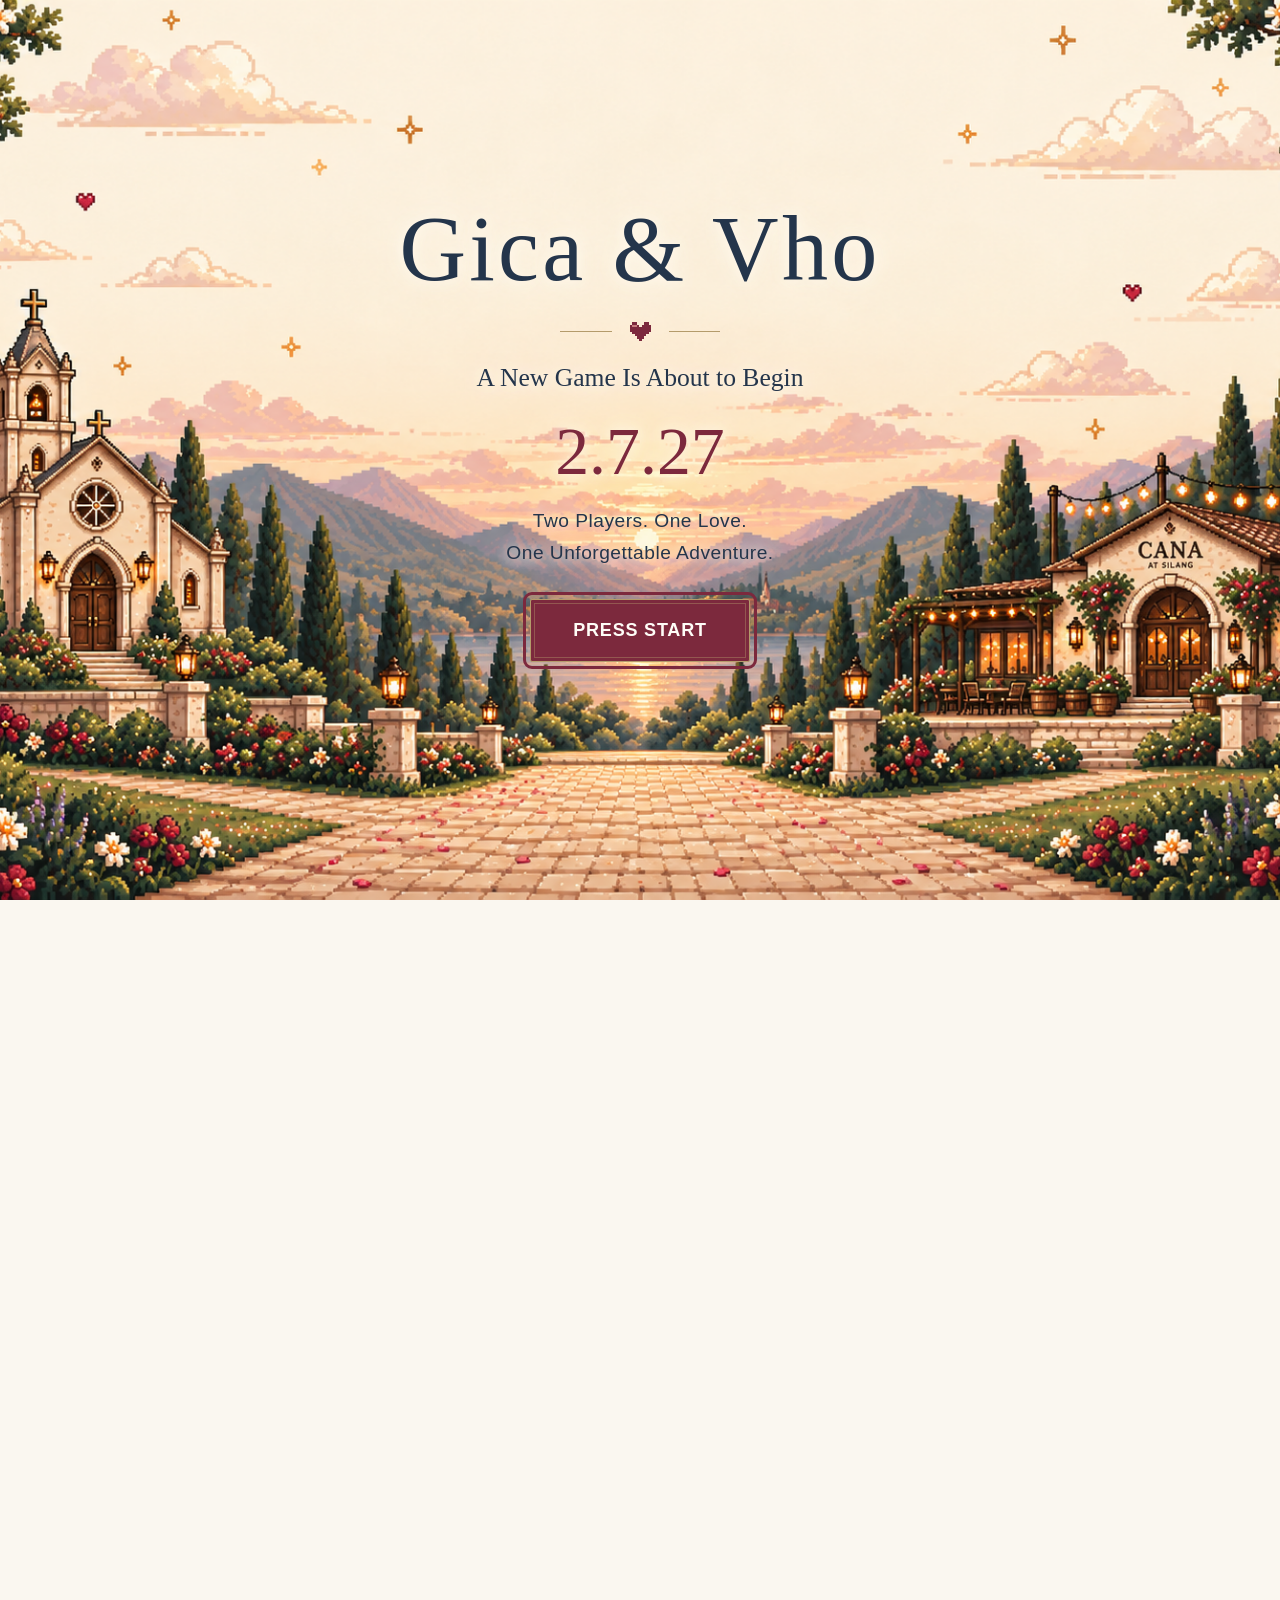
<file: index.html>
<!DOCTYPE html>
<html lang="en">
<head>
<meta charset="UTF-8">
<meta name="viewport" content="width=device-width, initial-scale=1.0">
<title>Our Wedding · Gica &amp; Vho</title>
<meta name="description" content="Celebrate the wedding of Gica and Vho on February 7, 2027. Wedding details, guest guide, gallery, and RSVP.">
<meta property="og:title" content="Our Wedding · Gica &amp; Vho">
<meta property="og:description" content="Two Players. One Love. One Unforgettable Adventure. 2.7.27">
<meta property="og:type" content="website">
<link rel="stylesheet" href="css/global.css?v=a0a542fe81ab">
<link rel="stylesheet" href="css/pixel.css?v=ba3b21da17a0">
<script src="js/config.js?v=28a65d688af7" defer>
</script>
<script src="js/main.js?v=98e1de0ef040" defer>
</script>
<link rel="preload" as="image" href="assets/pixel/press-start-desktop-fullbleed.png" media="(min-width: 641px)">
<link rel="preload" as="image" href="assets/pixel/press-start-mobile.png" media="(max-width: 640px)">
<script src="js/countdown.js?v=842e9f76e913" defer>
</script>
<script>if(!location.hash){document.documentElement.classList.add('opening-pending');document.addEventListener('DOMContentLoaded',()=>document.documentElement.classList.remove('opening-pending'));}</script>
</head>
<body>
<section id="opening" class="opening" aria-label="Wedding invitation" hidden>
<div class="opening-lockup">
<h1>Gica &amp; Vho</h1>
<div class="ornament">
<svg class="pixel-heart" viewBox="0 0 9 8" aria-hidden="true" shape-rendering="crispEdges">
<path fill="currentColor" d="M1 0h2v1h1v1h1V1h1V0h2v1h1v3H8v1H7v1H6v1H5v1H4V7H3V6H2V5H1V4H0V1h1z"/>
<path fill="#c97c7f" d="M1 1h2v1H1z"/>
</svg>
</div>
<p class="opening-line">A New Game Is About to Begin</p>
<p class="opening-date">2.7.27</p>
<p class="opening-copy">Two Players. One Love.<br>One Unforgettable Adventure.</p>
<button type="button" class="btn" data-press-start>Press Start</button>
</div>
</section>
<div id="site-content">
<a class="skip-link" href="#main">Skip to main content</a>
<header class="site-header">
<a class="brand" href="index.html#home" aria-label="Gica and Vho home">G&amp;V</a>
<nav class="desktop-nav" aria-label="Main navigation">
<a href="index.html#home">Home</a>
<a href="wedding.html">Wedding Details</a>
<a href="outfit.html">Outfit Guide</a>
<a href="faq-gifts.html">FAQ &amp; Gifts</a>
<a href="gallery.html">Gallery</a>
<a class="nav-rsvp" href="rsvp.html">RSVP</a>
</nav>
<button class="menu-toggle" type="button" aria-controls="mobile-menu" aria-expanded="false">☰ <span>Menu</span>
</button>
</header>
<dialog id="mobile-menu" class="mobile-menu" aria-label="Navigation">
<button class="menu-close" type="button" aria-label="Close menu">×</button>
<p class="brand">G&amp;V</p>
<nav aria-label="Mobile navigation">
<a href="index.html#home">Home</a>
<a href="wedding.html">Wedding Details</a>
<a href="outfit.html">Outfit Guide</a>
<a href="faq-gifts.html">FAQ &amp; Gifts</a>
<a href="gallery.html">Gallery</a>
<a class="nav-rsvp" href="rsvp.html">RSVP</a>
</nav>
</dialog>
<main id="main">
<section id="home" class="welcome section">
<div class="welcome-copy">
<p class="eyebrow">You’ve entered our story</p>
<h2>A little serendipity.<br>A lifetime together.</h2>
<p>Welcome to our next chapter. We’re so happy to share this day with the people who have been part of our journey. Thank you for being here, and for celebrating with us.</p>
<div class="ornament">
<svg class="pixel-heart" viewBox="0 0 9 8" aria-hidden="true" shape-rendering="crispEdges">
<path fill="currentColor" d="M1 0h2v1h1v1h1V1h1V0h2v1h1v3H8v1H7v1H6v1H5v1H4V7H3V6H2V5H1V4H0V1h1z"/>
<path fill="#c97c7f" d="M1 1h2v1H1z"/>
</svg>
</div>
</div>
<div class="welcome-scene">
<img class="scene-art home-photo" src="assets/story/DSC00330.jpg" width="6000" height="4000" alt="Gica and Vho smiling together at a café" decoding="async">
</div>
</section>
<section class="countdown-section section">
<div class="ornament">
<svg class="pixel-heart" viewBox="0 0 9 8" aria-hidden="true" shape-rendering="crispEdges">
<path fill="currentColor" d="M1 0h2v1h1v1h1V1h1V0h2v1h1v3H8v1H7v1H6v1H5v1H4V7H3V6H2V5H1V4H0V1h1z"/>
<path fill="#c97c7f" d="M1 1h2v1H1z"/>
</svg>
</div>
<h2 class="date">2.7.27</h2>
<p class="eyebrow">Until our next adventure begins</p>
<div class="countdown" data-countdown-group>
<div>
<span class="countdown__num" data-countdown="days">00</span>
<span class="countdown__label">days</span>
</div>
<div>
<span class="countdown__num" data-countdown="hours">00</span>
<span class="countdown__label">hours</span>
</div>
<div>
<span class="countdown__num" data-countdown="minutes">00</span>
<span class="countdown__label">minutes</span>
</div>
<div>
<span class="countdown__num" data-countdown="seconds">00</span>
<span class="countdown__label">seconds</span>
</div>
</div>
</section>
<section id="story" class="section story">
<div class="section-heading">
<h2>Our Story</h2>
<p class="subtitle">From an unexpected meeting to a life they’re building together.</p>
</div>
<div class="story-copy">
<p>Gica and Vho first crossed paths toward the end of 2024. A few encounters later, a conversation on Gica’s birthday became the beginning of something more.</p>
<p>What followed was a collection of adventures—traveling with family to the UAE, experiencing Vho’s first BLACKPINK concert, exploring Japan together, and discovering that life was simply more fun when they shared it.</p>
<p>Along the way, Vho became more willing to step outside his comfort zone, while Gica found someone ready to share her adventurous spirit. Somewhere between the big adventures and ordinary days, they began seeing the same future.</p>
<p>Then came a proposal, a <strong>yes</strong>, and the start of their greatest adventure yet.</p>
</div>
<div class="story-moments">
<figure>
<div class="story-scene story-scene--0" role="img" aria-label="Pixel illustration of two people meeting on a garden path">
</div>
<figcaption>
<span class="story-marker" aria-hidden="true">01</span>Unexpected Meeting</figcaption>
</figure>
<figure>
<div class="story-scene story-scene--1" role="img" aria-label="Pixel illustration of a suitcase and a journey through a garden">
</div>
<figcaption>
<span class="story-marker" aria-hidden="true">02</span>Adventures Together</figcaption>
</figure>
<figure>
<div class="story-scene story-scene--2" role="img" aria-label="Pixel illustration of a couple walking toward a wedding arch">
</div>
<figcaption>
<span class="story-marker" aria-hidden="true">03</span>The Next Chapter</figcaption>
</figure>
</div>
</section>
<section class="closing section">
<h2>Two People. One Journey.<br>A Lifetime of Adventures Ahead.</h2>
<svg class="pixel-heart" viewBox="0 0 9 8" aria-hidden="true" shape-rendering="crispEdges">
<path fill="currentColor" d="M1 0h2v1h1v1h1V1h1V0h2v1h1v3H8v1H7v1H6v1H5v1H4V7H3V6H2V5H1V4H0V1h1z"/>
<path fill="#c97c7f" d="M1 1h2v1H1z"/>
</svg>
</section>
</main>
<footer class="site-footer">
<div class="footer-landscape" aria-hidden="true">
</div>
<p class="footer-names">Gica &amp; Vho</p>
<svg class="pixel-heart" viewBox="0 0 9 8" aria-hidden="true" shape-rendering="crispEdges">
<path fill="currentColor" d="M1 0h2v1h1v1h1V1h1V0h2v1h1v3H8v1H7v1H6v1H5v1H4V7H3V6H2V5H1V4H0V1h1z"/>
<path fill="#c97c7f" d="M1 1h2v1H1z"/>
</svg>
<p>Two Players. One Love.<br>One Unforgettable Adventure.</p>
<p class="footer-date">2.7.27</p>
</footer>
</div>
</body>
</html>
</file>
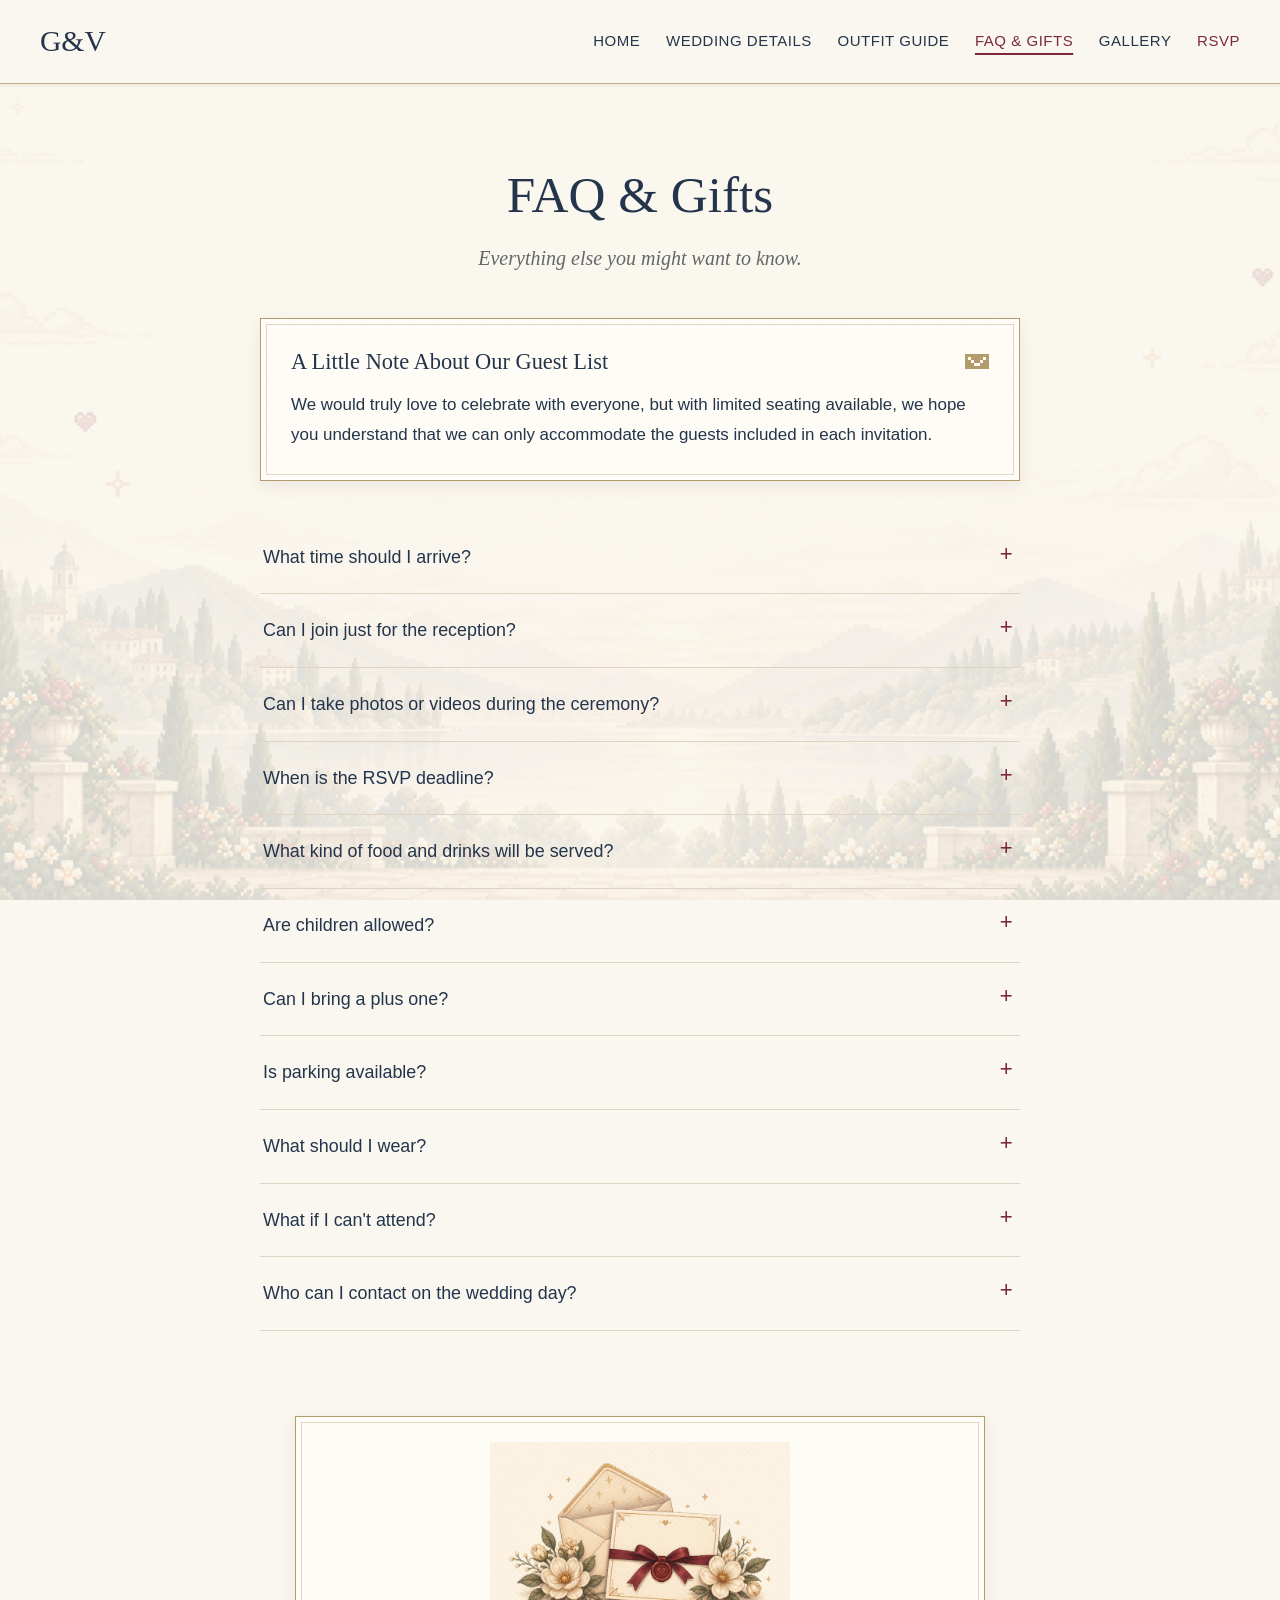
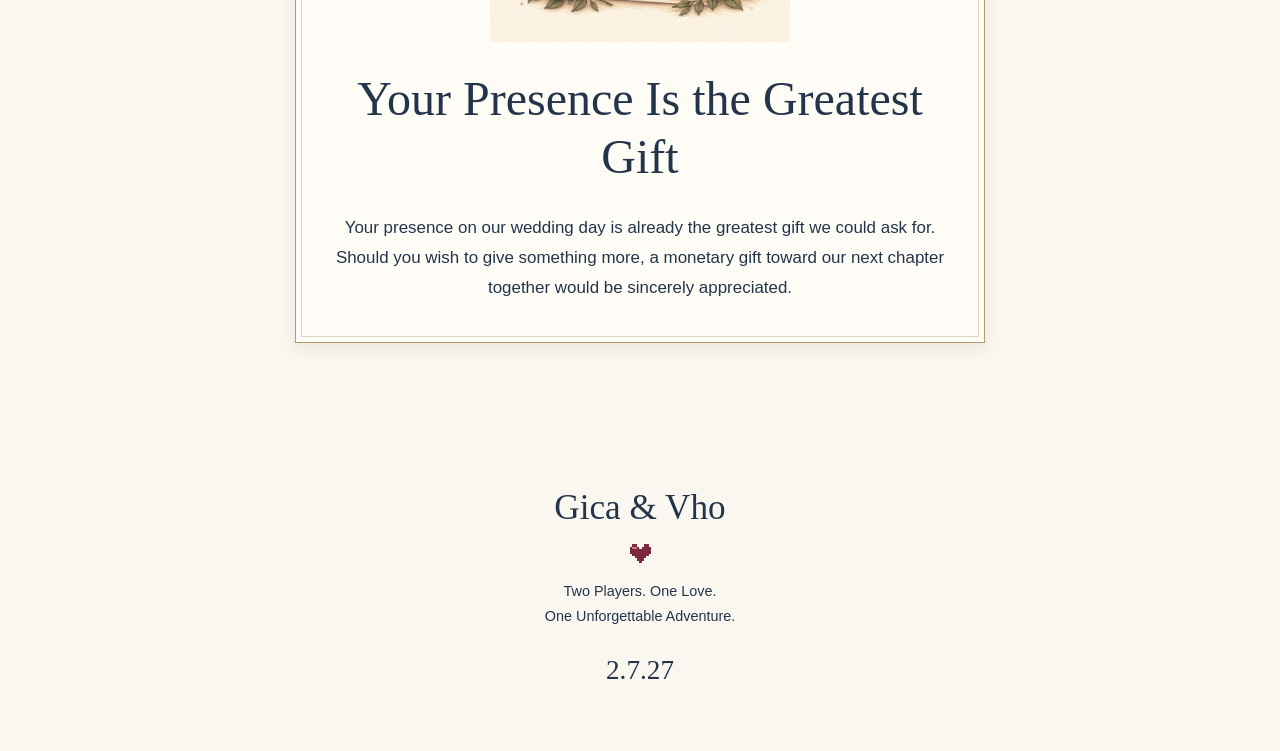
<file: faq-gifts.html>
<!DOCTYPE html>
<html lang="en">
<head>
<meta charset="UTF-8">
<meta name="viewport" content="width=device-width, initial-scale=1.0">
<title>FAQ & Gifts · Gica &amp; Vho</title>
<meta name="description" content="Celebrate the wedding of Gica and Vho on February 7, 2027. Wedding details, guest guide, gallery, and RSVP.">
<meta property="og:title" content="FAQ & Gifts · Gica &amp; Vho">
<meta property="og:description" content="Two Players. One Love. One Unforgettable Adventure. 2.7.27">
<meta property="og:type" content="website">
<link rel="stylesheet" href="css/global.css?v=a0a542fe81ab">
<link rel="stylesheet" href="css/pixel.css?v=ba3b21da17a0">
<script src="js/config.js?v=28a65d688af7" defer>
</script>
<script src="js/main.js?v=98e1de0ef040" defer>
</script>
</head>
<body>
<div id="site-content">
<a class="skip-link" href="#main">Skip to main content</a>
<header class="site-header">
<a class="brand" href="index.html#home" aria-label="Gica and Vho home">G&amp;V</a>
<nav class="desktop-nav" aria-label="Main navigation">
<a href="index.html#home">Home</a>
<a href="wedding.html">Wedding Details</a>
<a href="outfit.html">Outfit Guide</a>
<a href="faq-gifts.html">FAQ &amp; Gifts</a>
<a href="gallery.html">Gallery</a>
<a class="nav-rsvp" href="rsvp.html">RSVP</a>
</nav>
<button class="menu-toggle" type="button" aria-controls="mobile-menu" aria-expanded="false">☰ <span>Menu</span>
</button>
</header>
<dialog id="mobile-menu" class="mobile-menu" aria-label="Navigation">
<button class="menu-close" type="button" aria-label="Close menu">×</button>
<p class="brand">G&amp;V</p>
<nav aria-label="Mobile navigation">
<a href="index.html#home">Home</a>
<a href="wedding.html">Wedding Details</a>
<a href="outfit.html">Outfit Guide</a>
<a href="faq-gifts.html">FAQ &amp; Gifts</a>
<a href="gallery.html">Gallery</a>
<a class="nav-rsvp" href="rsvp.html">RSVP</a>
</nav>
</dialog>
<main id="main">
<section id="faqs" class="section">
<div class="section-heading">
<h1>FAQ &amp; Gifts</h1>
<p class="subtitle">Everything else you might want to know.</p>
</div>
<aside class="note">
<svg class="pixel-icon" viewBox="0 0 16 16" aria-hidden="true" shape-rendering="crispEdges">
<path fill="currentColor" fill-rule="evenodd" d="M0 3h16v10H0zM2 5v2h2v2h2v2h4V9h2V7h2V5h-2v2h-2v2H6V7H4V5z"/>
</svg>
<h3>A Little Note About Our Guest List</h3>
<p>We would truly love to celebrate with everyone, but with limited seating available, we hope you understand that we can only accommodate the guests included in each invitation.</p>
</aside>
<div class="faq-list">
<details class="faq-item">
<summary>What time should I arrive?</summary>
<p>We recommend arriving by <strong>9:30 AM or earlier</strong> to give you enough time to park and settle in. The wedding ceremony will <strong>strictly begin at 10:00 AM</strong>, so please plan accordingly.</p>
</details>
<details class="faq-item">
<summary>Can I join just for the reception?</summary>
<p>Yes! If you aren&#x27;t able to make it to the ceremony, you are very welcome to head straight to the reception venue. We have prepared something special for the cocktail hour, which begins at 11:00 AM.</p>
</details>
<details class="faq-item">
<summary>Can I take photos or videos during the ceremony?</summary>
<p>We&#x27;re having an <strong>unplugged ceremony</strong> and kindly ask that phones and cameras be kept away during the ceremony. Our photographers and videographers will be there to capture the moments, so we invite you to simply be present and celebrate with us. ♡</p>
</details>
<details class="faq-item">
<summary>When is the RSVP deadline?</summary>
<p>Kindly send your response on or before <strong>January 16, 2027</strong>. Your timely RSVP will help us finalize our seating and other wedding arrangements.</p>
</details>
<details class="faq-item">
<summary>What kind of food and drinks will be served?</summary>
<p>A buffet-style meal and refreshments will be served during the reception. If you have any food allergies or dietary restrictions, please let us know when you RSVP so we can coordinate accordingly.</p>
</details>
<details class="faq-item">
<summary>Are children allowed?</summary>
<p>Our celebration will be primarily adults-only. Children who are specifically invited will be indicated on the invitation. We kindly ask that only the guests named on your invitation attend.</p>
</details>
<details class="faq-item">
<summary>Can I bring a plus one?</summary>
<p>Plus ones are included for selected invitations. Please check your RSVP for the number of seats reserved for your party.</p>
</details>
<details class="faq-item">
<summary>Is parking available?</summary>
<p>Yes. Parking is available at both the ceremony church and the reception venue. We recommend arriving a little early to allow enough time to park and settle in comfortably.</p>
</details>
<details class="faq-item">
<summary>What should I wear?</summary>
<p>Please see our Outfit Guide for the dress code, colors, and attire inspiration. <a class="text-link" href="outfit.html#outfit">View Outfit Guide →</a>
</p>
</details>
<details class="faq-item">
<summary>What if I can&#x27;t attend?</summary>
<p>We&#x27;ll be sad not to celebrate with you, but we completely understand. Please let us know through the RSVP so we can adjust our seating accordingly. Even if you can&#x27;t be there on the day, we&#x27;re truly grateful to have you as part of our lives.</p>
</details>
<details class="faq-item">
<summary>Who can I contact on the wedding day?</summary>
<p>For any questions or concerns on the wedding day, please contact our wedding coordinator. <span data-coordinator>Contact details to follow.</span>
</p>
</details>
</div>
<section id="gifts" class="gifts">
<img class="stationery-art" src="assets/pixel/invitation-still-life.png" width="1536" height="1024" width="1536" height="1024" alt="" loading="lazy" decoding="async">
<h2>Your Presence Is the Greatest Gift</h2>
<p>Your presence on our wedding day is already the greatest gift we could ask for. Should you wish to give something more, a monetary gift toward our next chapter together would be sincerely appreciated.</p>
</section>
</section>
</main>
<footer class="site-footer">
<div class="footer-landscape" aria-hidden="true">
</div>
<p class="footer-names">Gica &amp; Vho</p>
<svg class="pixel-heart" viewBox="0 0 9 8" aria-hidden="true" shape-rendering="crispEdges">
<path fill="currentColor" d="M1 0h2v1h1v1h1V1h1V0h2v1h1v3H8v1H7v1H6v1H5v1H4V7H3V6H2V5H1V4H0V1h1z"/>
<path fill="#c97c7f" d="M1 1h2v1H1z"/>
</svg>
<p>Two Players. One Love.<br>One Unforgettable Adventure.</p>
<p class="footer-date">2.7.27</p>
</footer>
</div>
</body>
</html>
</file>
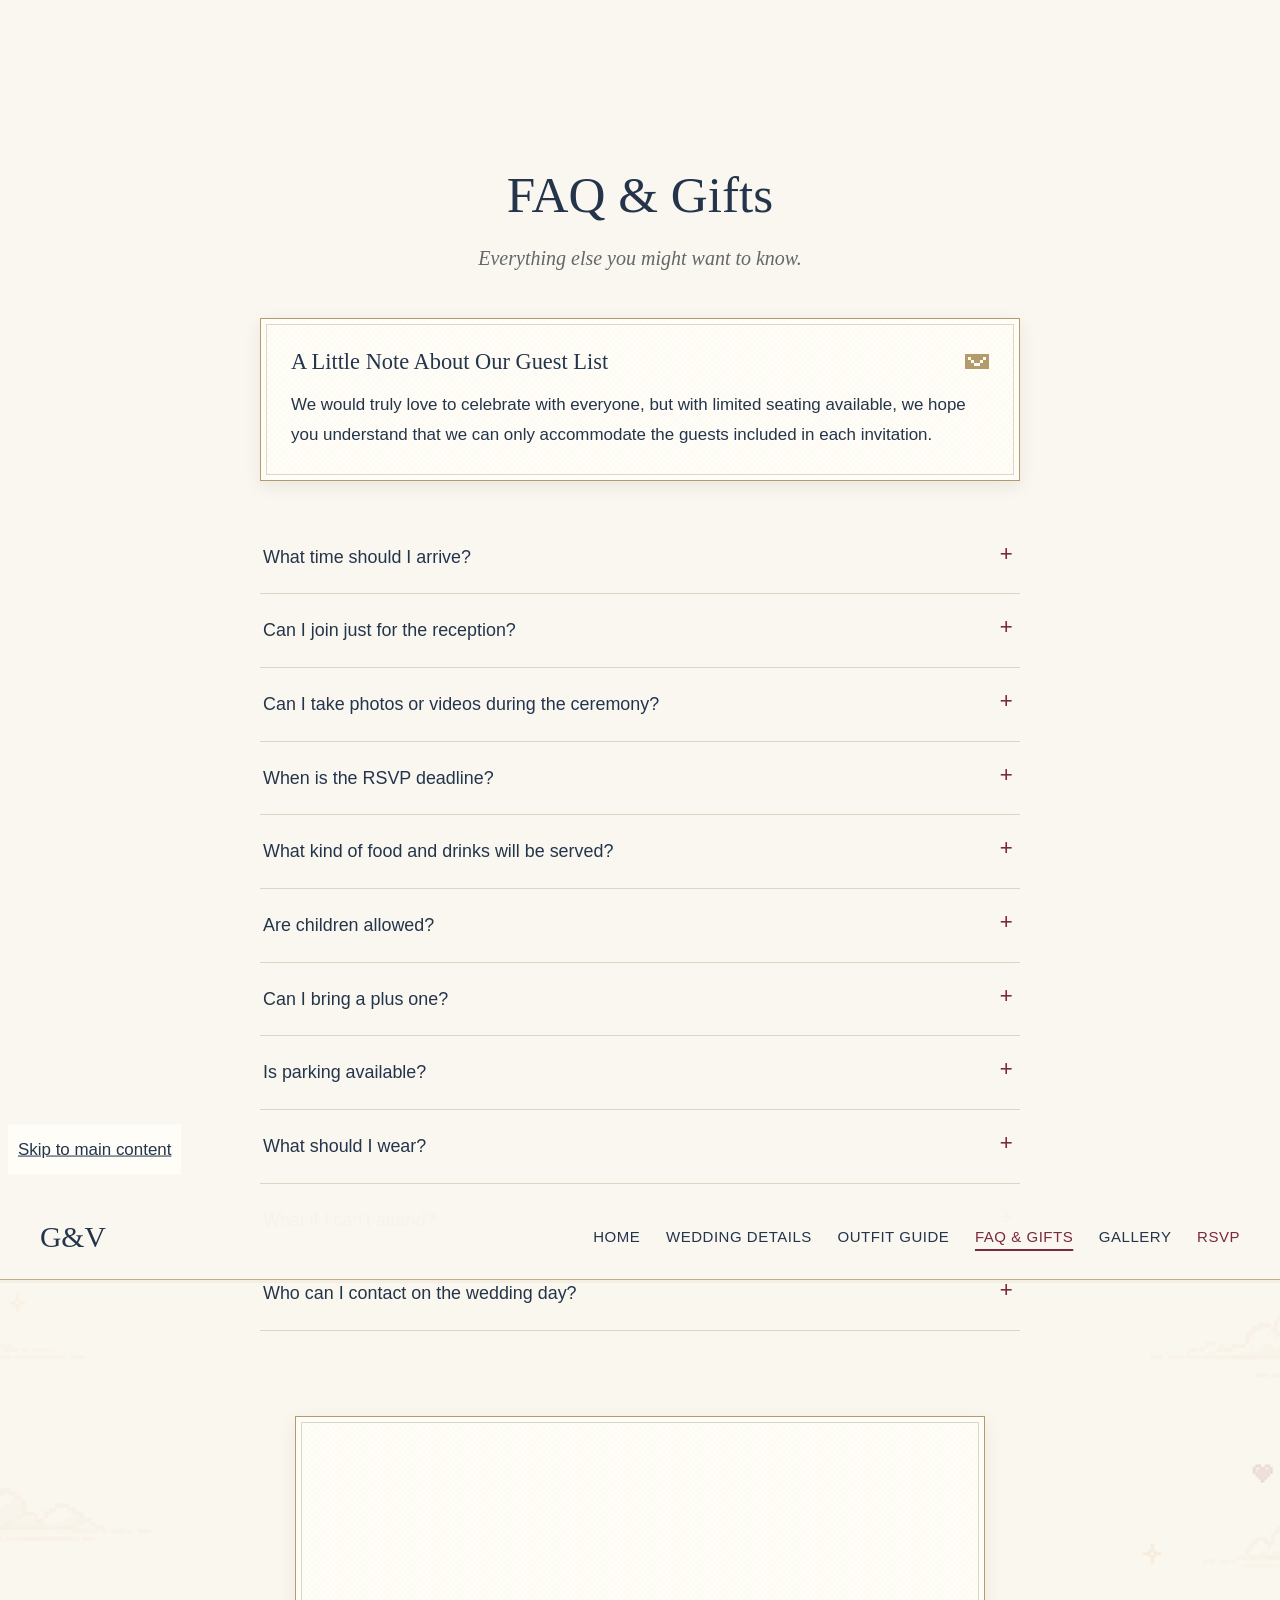
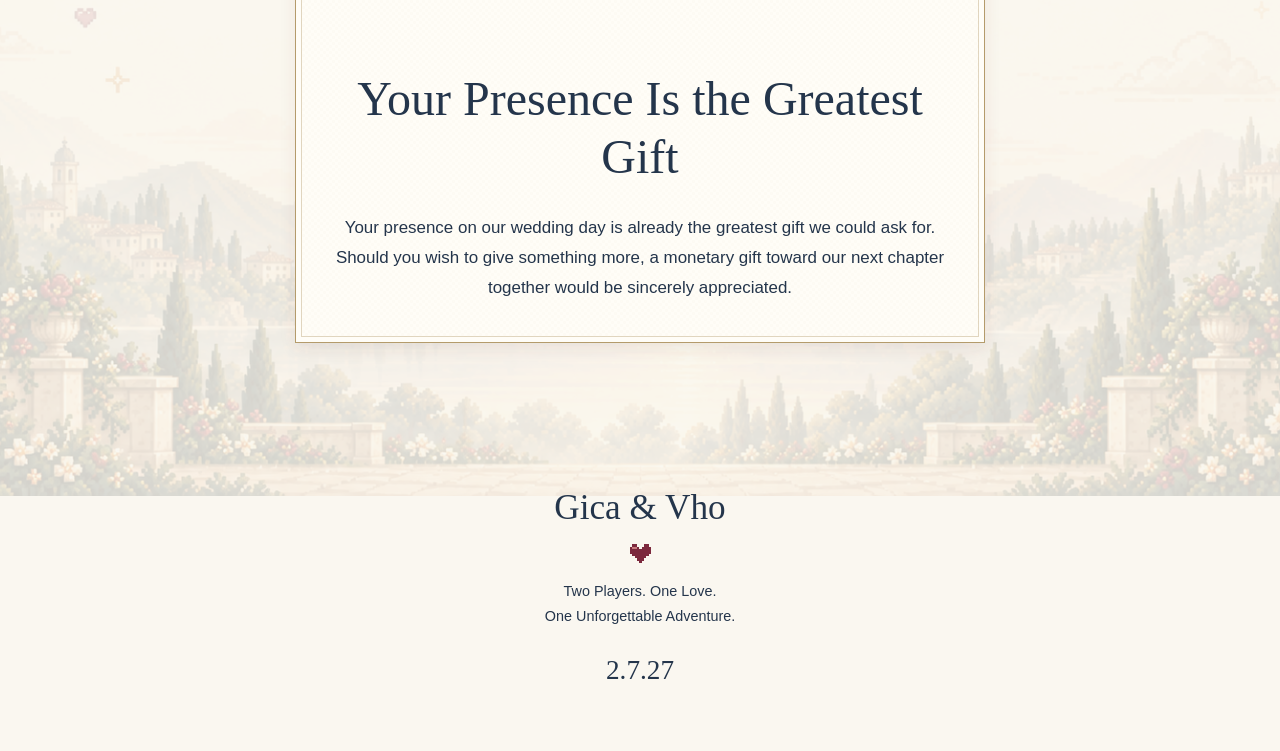
<file: gifts.html>
<!DOCTYPE html><html lang="en"><head><meta charset="UTF-8"><meta name="viewport" content="width=device-width, initial-scale=1.0"><meta http-equiv="refresh" content="0;url=faq-gifts.html#gifts"><title>Gica &amp; Vho</title><link rel="stylesheet" href="css/global.css"></head><body><main class="section text-center"><p>This page has moved.</p><a href="faq-gifts.html#gifts">Continue to our wedding website →</a></main></body></html>
</file>
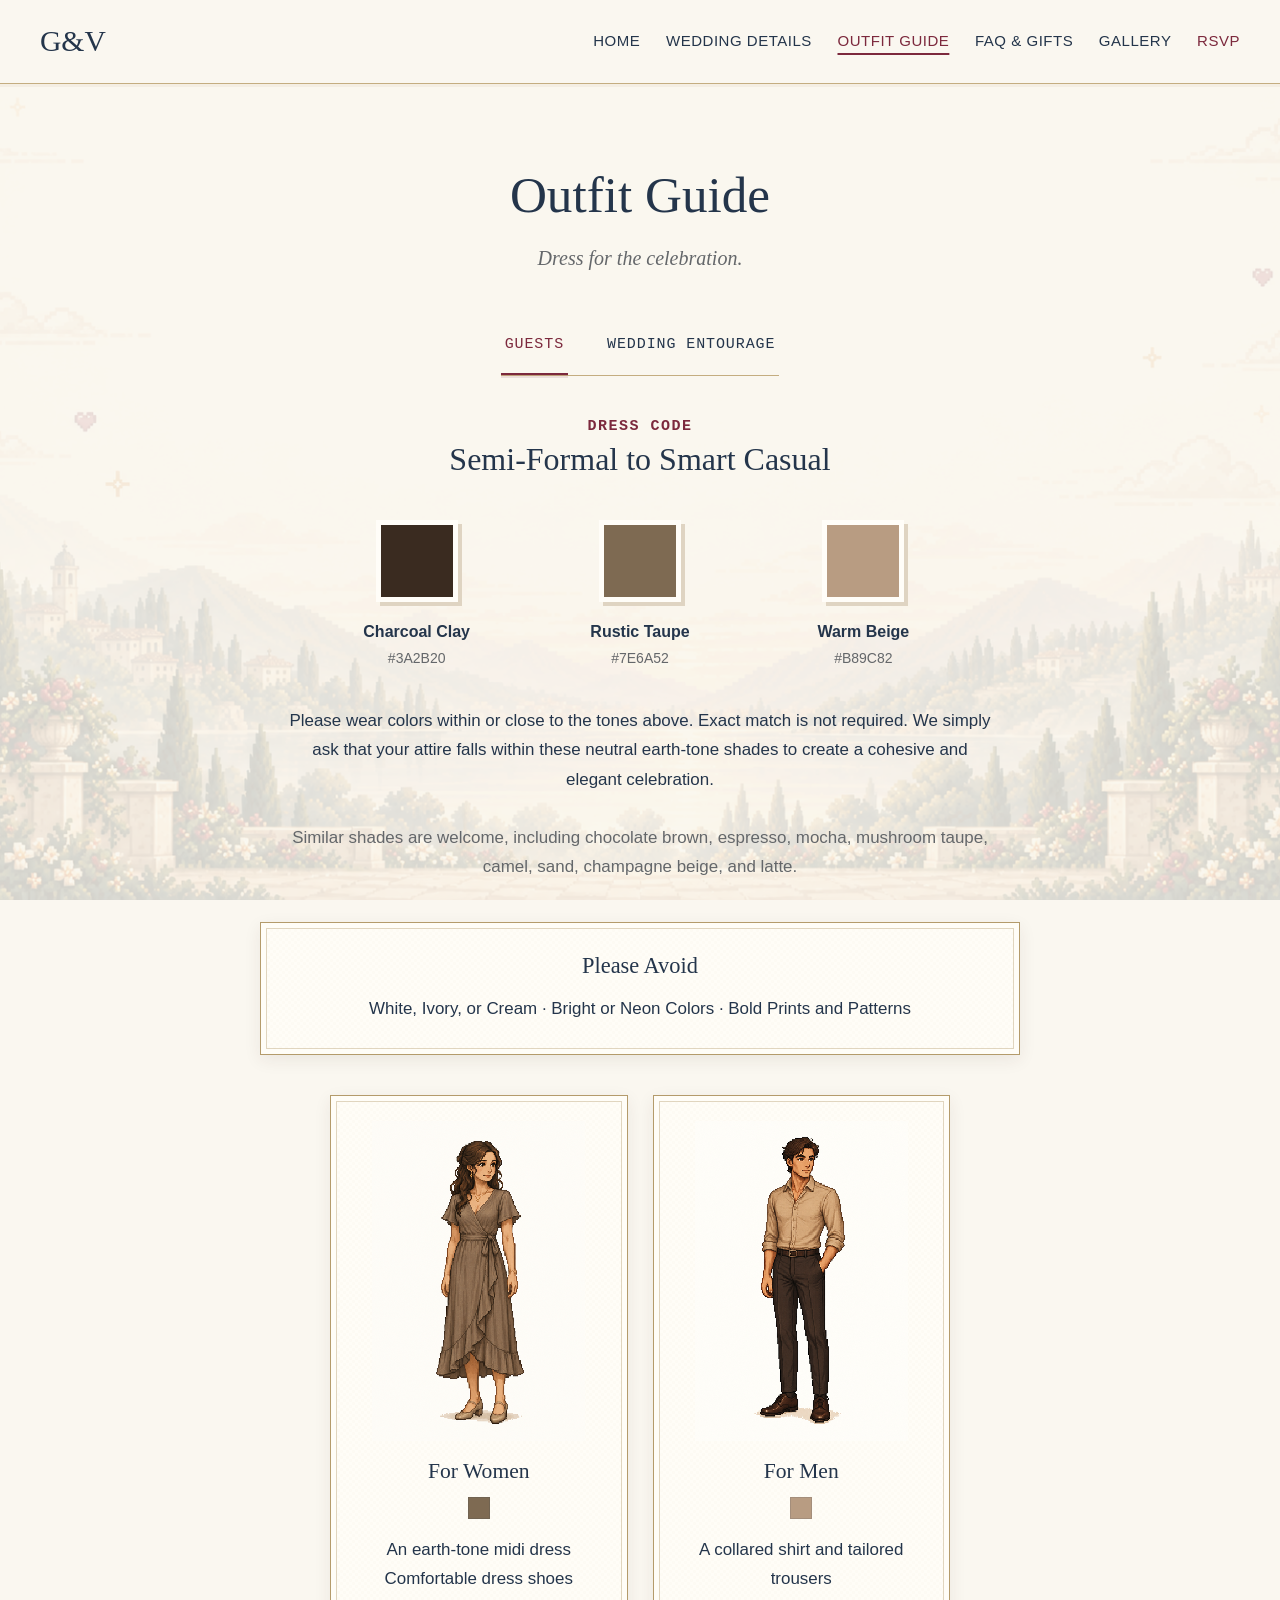
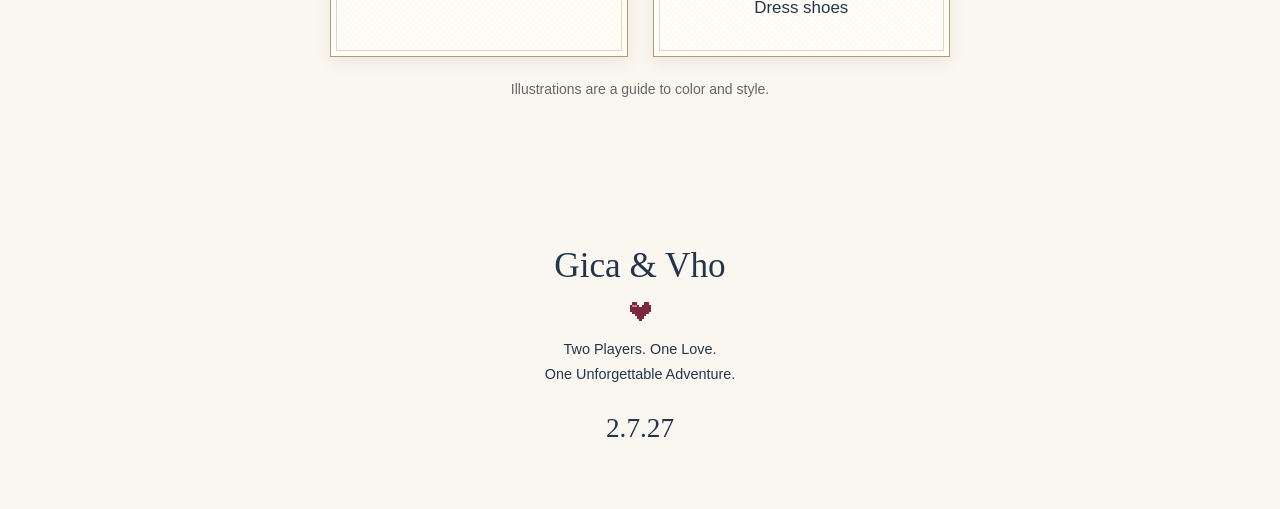
<file: guide.html>
<!DOCTYPE html><html lang="en"><head><meta charset="UTF-8"><meta name="viewport" content="width=device-width, initial-scale=1.0"><title>Guest information · Gica &amp; Vho</title><script src="js/redirect-guide.js?v=00a021796dc4" defer></script><link rel="stylesheet" href="css/global.css?v=a0a542fe81ab"></head><body><main class="section text-center"><h1>Guest information</h1><p><a href="outfit.html">Outfit Guide</a></p><p><a href="faq-gifts.html">FAQ &amp; Gifts</a></p></main></body></html>
</file>
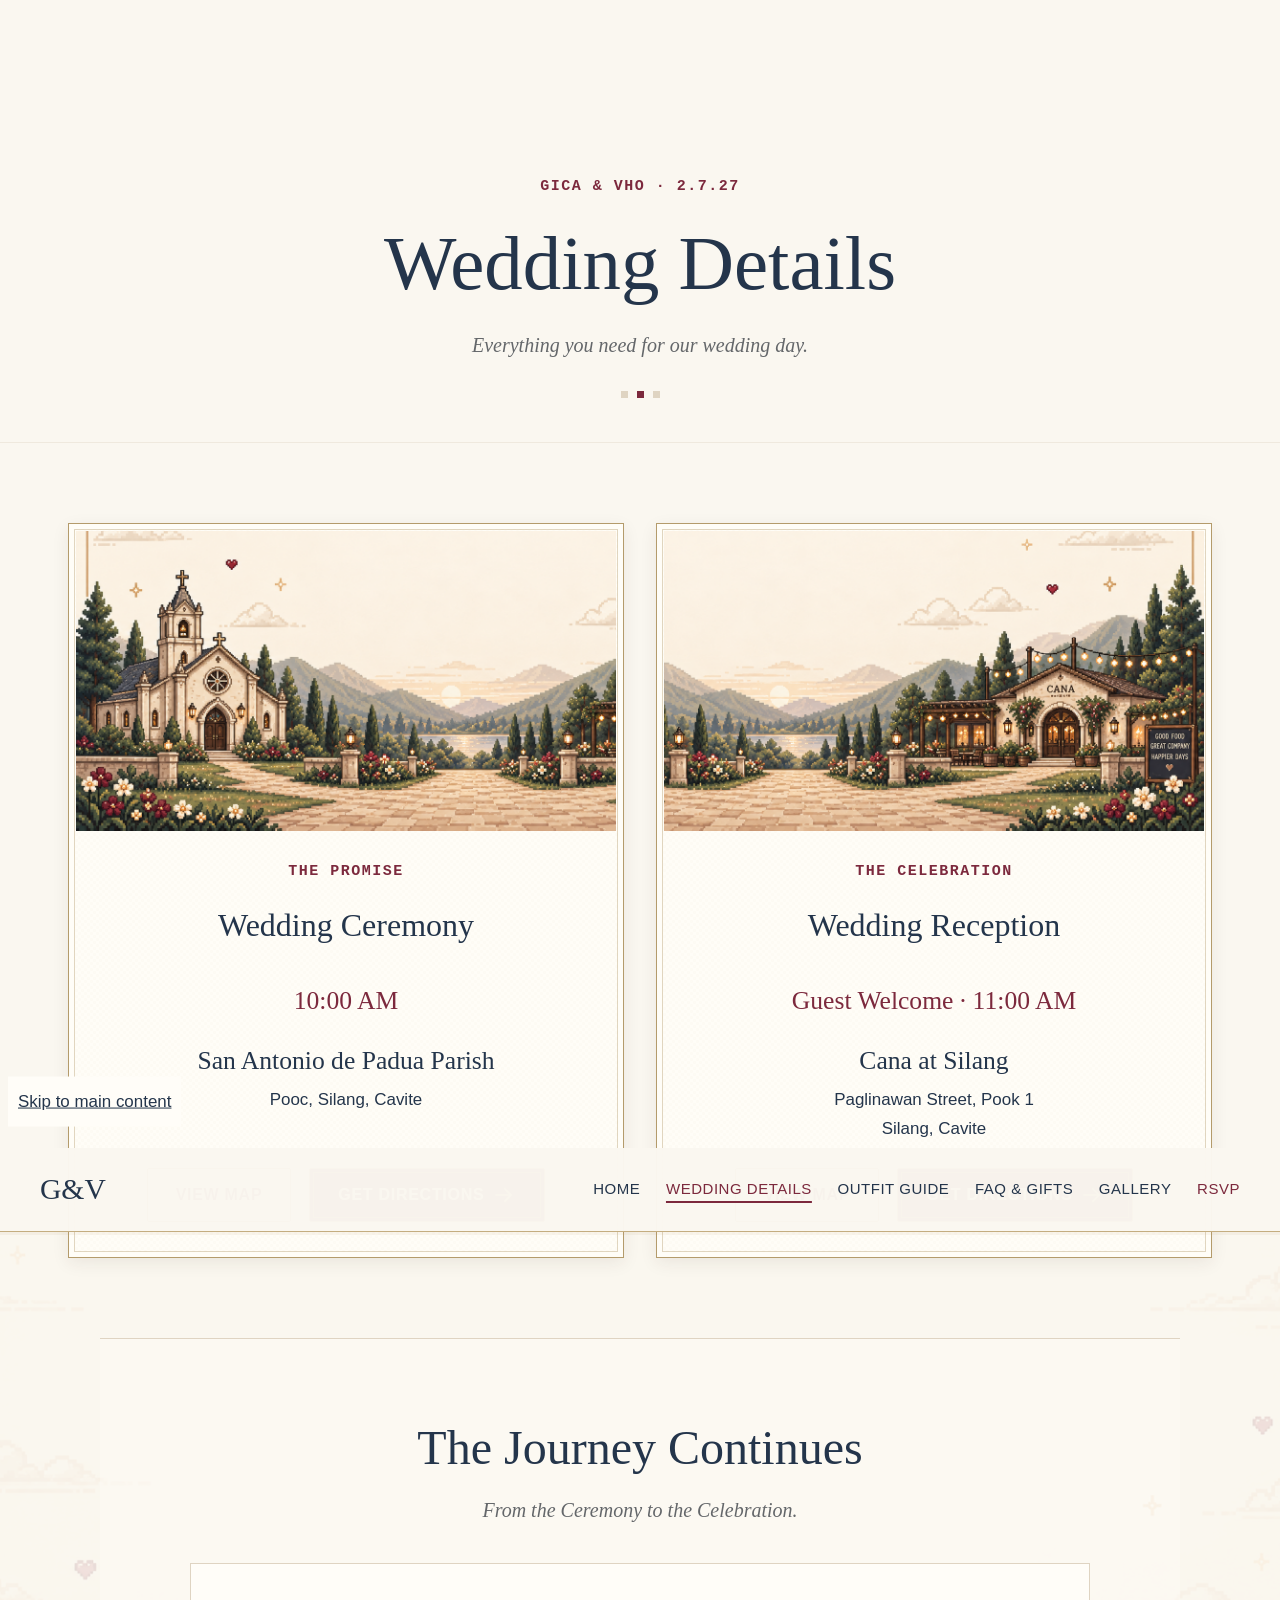
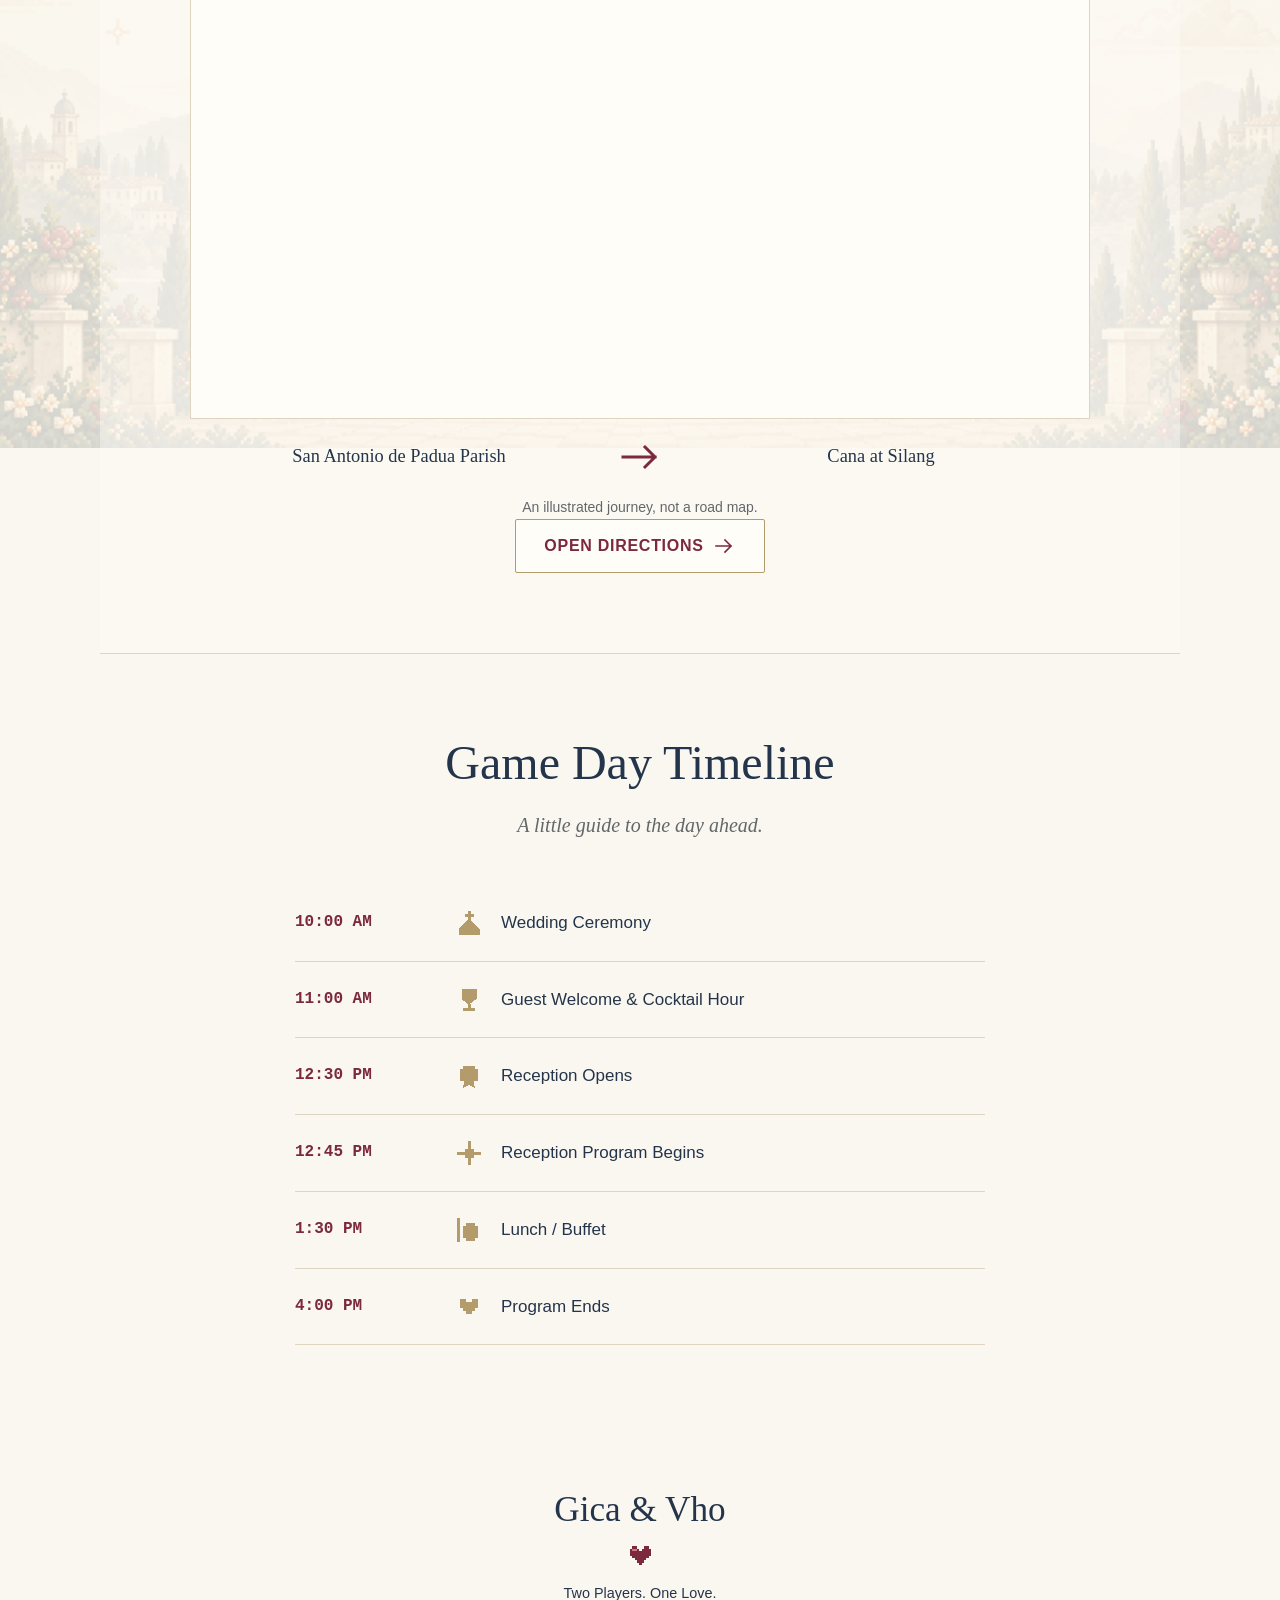
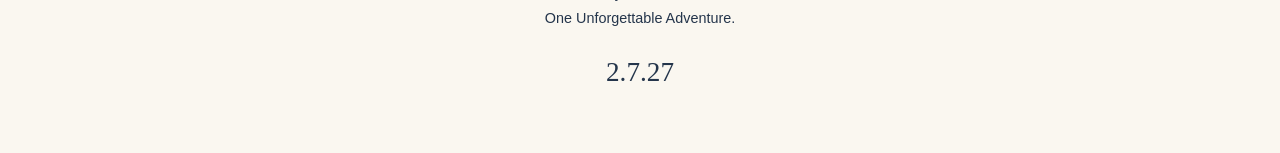
<file: map.html>
<!DOCTYPE html><html lang="en"><head><meta charset="UTF-8"><meta name="viewport" content="width=device-width, initial-scale=1.0"><meta http-equiv="refresh" content="0;url=wedding.html#map"><title>Gica &amp; Vho</title><link rel="stylesheet" href="css/global.css"></head><body><main class="section text-center"><p>This page has moved.</p><a href="wedding.html#map">Continue to our wedding website →</a></main></body></html>
</file>
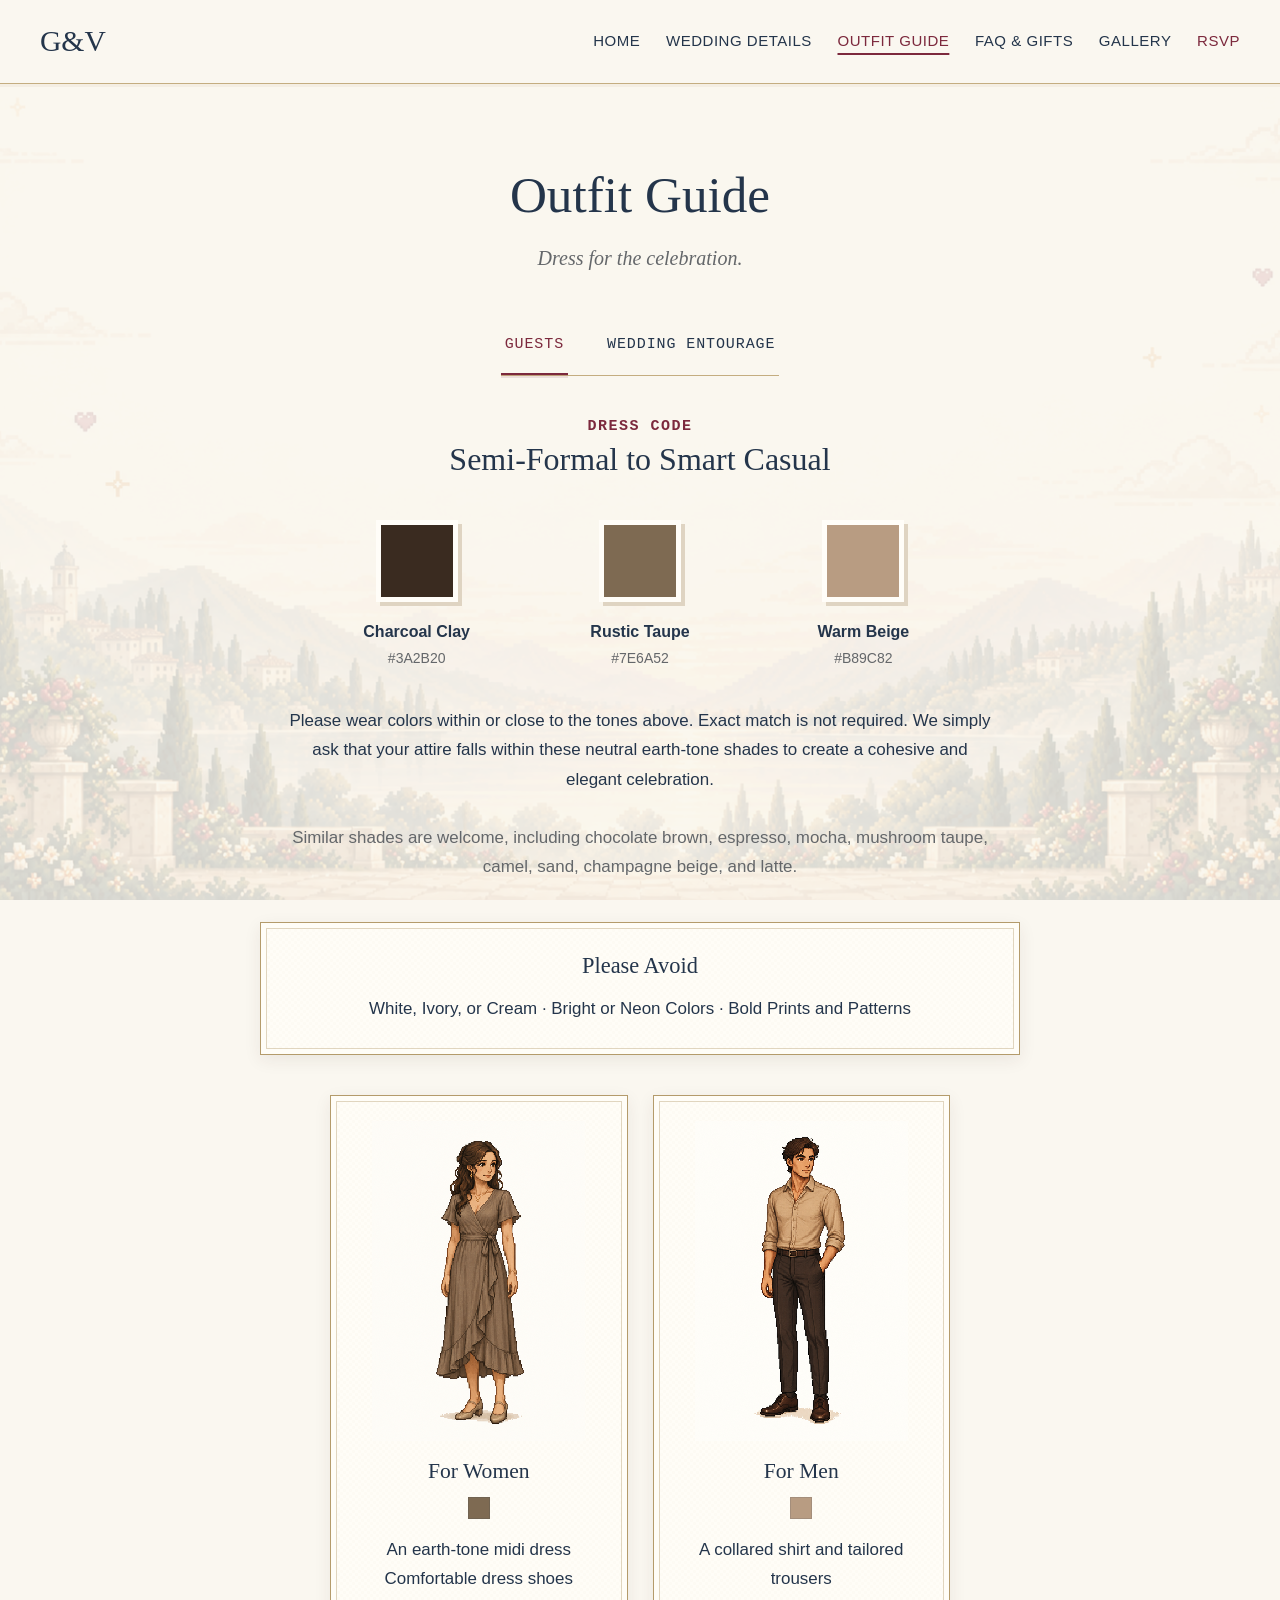
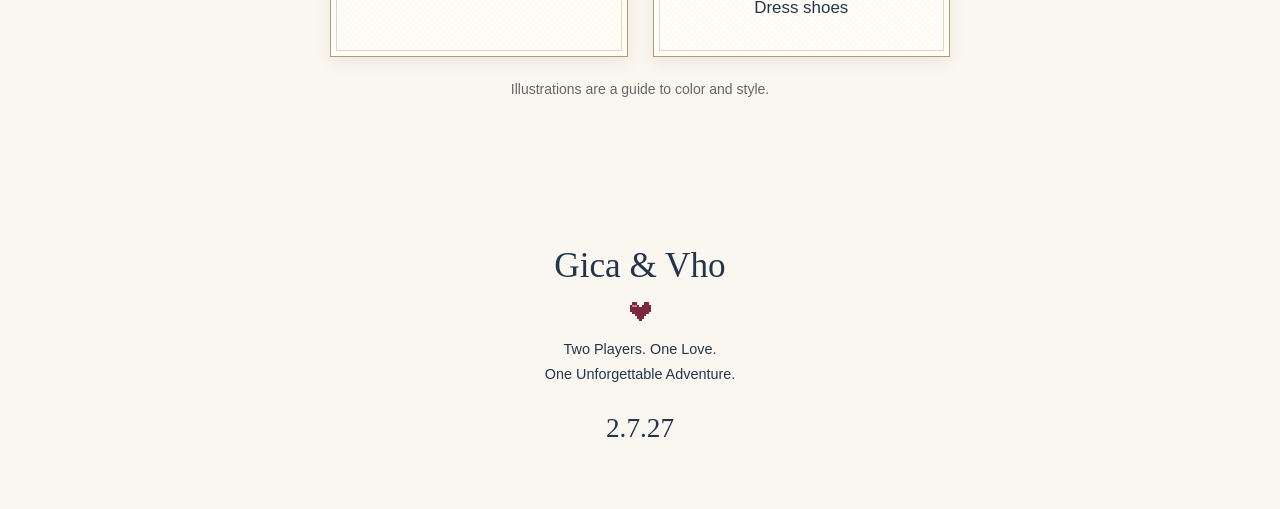
<file: outfit.html>
<!DOCTYPE html>
<html lang="en">
<head>
<meta charset="UTF-8">
<meta name="viewport" content="width=device-width, initial-scale=1.0">
<title>Outfit Guide · Gica &amp; Vho</title>
<meta name="description" content="Celebrate the wedding of Gica and Vho on February 7, 2027. Wedding details, guest guide, gallery, and RSVP.">
<meta property="og:title" content="Outfit Guide · Gica &amp; Vho">
<meta property="og:description" content="Two Players. One Love. One Unforgettable Adventure. 2.7.27">
<meta property="og:type" content="website">
<link rel="stylesheet" href="css/global.css?v=a0a542fe81ab">
<link rel="stylesheet" href="css/pixel.css?v=ba3b21da17a0">
<script src="js/config.js?v=28a65d688af7" defer>
</script>
<script src="js/main.js?v=98e1de0ef040" defer>
</script>
</head>
<body>
<div id="site-content">
<a class="skip-link" href="#main">Skip to main content</a>
<header class="site-header">
<a class="brand" href="index.html#home" aria-label="Gica and Vho home">G&amp;V</a>
<nav class="desktop-nav" aria-label="Main navigation">
<a href="index.html#home">Home</a>
<a href="wedding.html">Wedding Details</a>
<a href="outfit.html">Outfit Guide</a>
<a href="faq-gifts.html">FAQ &amp; Gifts</a>
<a href="gallery.html">Gallery</a>
<a class="nav-rsvp" href="rsvp.html">RSVP</a>
</nav>
<button class="menu-toggle" type="button" aria-controls="mobile-menu" aria-expanded="false">☰ <span>Menu</span>
</button>
</header>
<dialog id="mobile-menu" class="mobile-menu" aria-label="Navigation">
<button class="menu-close" type="button" aria-label="Close menu">×</button>
<p class="brand">G&amp;V</p>
<nav aria-label="Mobile navigation">
<a href="index.html#home">Home</a>
<a href="wedding.html">Wedding Details</a>
<a href="outfit.html">Outfit Guide</a>
<a href="faq-gifts.html">FAQ &amp; Gifts</a>
<a href="gallery.html">Gallery</a>
<a class="nav-rsvp" href="rsvp.html">RSVP</a>
</nav>
</dialog>
<main id="main">
<section id="outfit" class="section">
<div class="section-heading">
<h1>Outfit Guide</h1>
<p class="subtitle">Dress for the celebration.</p>
</div>
<div class="tabs" data-tabs="outfits" aria-label="outfits">
<a id="tab-guests" href="#guests">Guests</a>
<a id="tab-entourage" href="#entourage">Wedding Entourage</a>
</div>
<section id="guests" data-panel="outfits" class="tab-panel">
<div class="section-heading">
<p class="eyebrow">Dress Code</p>
<h3 class="dress-code">Semi-Formal to Smart Casual</h3>
</div>
<ul class="palette">
<li>
<span style="--swatch:#3A2B20">
</span>
<strong>Charcoal Clay</strong>
<small>#3A2B20</small>
</li>
<li>
<span style="--swatch:#7E6A52">
</span>
<strong>Rustic Taupe</strong>
<small>#7E6A52</small>
</li>
<li>
<span style="--swatch:#B89C82">
</span>
<strong>Warm Beige</strong>
<small>#B89C82</small>
</li>
</ul>
<p class="narrow">Please wear colors within or close to the tones above. Exact match is not required. We simply ask that your attire falls within these neutral earth-tone shades to create a cohesive and elegant celebration.</p>
<p class="narrow muted">Similar shades are welcome, including chocolate brown, espresso, mocha, mushroom taupe, camel, sand, champagne beige, and latte.</p>
<aside class="note avoid-note">
<h3>Please Avoid</h3>
<p>White, Ivory, or Cream · Bright or Neon Colors · Bold Prints and Patterns</p>
</aside>
<div class="outfit-grid guest-examples">
<article class="outfit-card">
<img class="outfit-illustration" src="assets/pixel/outfits/guest-woman.png" width="1024" height="1536" alt="For Women: An earth-tone midi dress, Comfortable dress shoes" loading="lazy" decoding="async">
<h3>For Women</h3>
<span class="role-swatch" style="--swatch:#7E6A52" aria-hidden="true">
</span>
<ul>
<li>An earth-tone midi dress</li>
<li>Comfortable dress shoes</li>
</ul>
</article>
<article class="outfit-card">
<img class="outfit-illustration" src="assets/pixel/outfits/guest-man.png" width="1024" height="1536" alt="For Men: A collared shirt and tailored trousers, Dress shoes" loading="lazy" decoding="async">
<h3>For Men</h3>
<span class="role-swatch" style="--swatch:#B89C82" aria-hidden="true">
</span>
<ul>
<li>A collared shirt and tailored trousers</li>
<li>Dress shoes</li>
</ul>
</article>
</div>
<p class="small muted text-center">Illustrations are a guide to color and style.</p>
</section>
<section id="entourage" data-panel="outfits" class="tab-panel">
<div class="tabs" data-tabs="entourage-roles" aria-label="entourage-roles">
<a id="tab-men" href="#men">Men</a>
<a id="tab-women" href="#women">Women</a>
</div>
<section id="men" data-panel="entourage-roles" class="tab-panel">
<h3 class="sr-only">Men’s Entourage</h3>
<div class="outfit-grid">
<article class="outfit-card">
<img class="outfit-illustration" src="assets/pixel/outfits/fathers.png" width="1024" height="1536" alt="Fathers of the Couple: Dusty Blue 3-Piece Suit, White Longsleeves, Navy Blue Neck Tie" loading="lazy" decoding="async">
<h3>Fathers of the Couple</h3>
<span class="role-swatch" style="--swatch:#839aae" aria-hidden="true">
</span>
<ul>
<li>Dusty Blue 3-Piece Suit</li>
<li>White Longsleeves</li>
<li>Navy Blue Neck Tie</li>
</ul>
</article>
<article class="outfit-card">
<img class="outfit-illustration" src="assets/pixel/outfits/male-sponsors.png" width="1024" height="1536" alt="Principal Sponsors: Dark Gray 2-Piece Suit, White Longsleeves, Navy Blue Neck Tie" loading="lazy" decoding="async">
<h3>Principal Sponsors</h3>
<span class="role-swatch" style="--swatch:#4a4c50" aria-hidden="true">
</span>
<ul>
<li>Dark Gray 2-Piece Suit</li>
<li>White Longsleeves</li>
<li>Navy Blue Neck Tie</li>
</ul>
</article>
<article class="outfit-card">
<img class="outfit-illustration" src="assets/pixel/outfits/best-man.png" width="1024" height="1536" alt="Best Man: Light Gray 3-Piece Suit, White Longsleeves, Navy Blue Neck Tie" loading="lazy" decoding="async">
<h3>Best Man</h3>
<span class="role-swatch" style="--swatch:#b6b9bc" aria-hidden="true">
</span>
<ul>
<li>Light Gray 3-Piece Suit</li>
<li>White Longsleeves</li>
<li>Navy Blue Neck Tie</li>
</ul>
</article>
<article class="outfit-card">
<img class="outfit-illustration" src="assets/pixel/outfits/groomsmen.png" width="1024" height="1536" alt="Groomsmen &amp; Secondary Sponsors: Light Gray 2-Piece Suit, White Longsleeves, Navy Blue Neck Tie" loading="lazy" decoding="async">
<h3>Groomsmen &amp; Secondary Sponsors</h3>
<span class="role-swatch" style="--swatch:#b6b9bc" aria-hidden="true">
</span>
<ul>
<li>Light Gray 2-Piece Suit</li>
<li>White Longsleeves</li>
<li>Navy Blue Neck Tie</li>
</ul>
</article>
<article class="outfit-card">
<img class="outfit-illustration" src="assets/pixel/outfits/kids.png" width="1024" height="1536" alt="Kids — Entourage: Baby Blue Vest &amp; Pants, White Longsleeves, Navy Blue Bow Tie" loading="lazy" decoding="async">
<h3>Kids — Entourage</h3>
<span class="role-swatch" style="--swatch:#adcadf" aria-hidden="true">
</span>
<ul>
<li>Baby Blue Vest &amp; Pants</li>
<li>White Longsleeves</li>
<li>Navy Blue Bow Tie</li>
</ul>
</article>
</div>
<aside class="supplier">
<p class="eyebrow">Recommended Suit Supplier</p>
<h3>Gardini Silang Branch</h3>
<a class="text-link" href="tel:+639099393710">0909 939 3710</a>
<p>Please mention that you are part of Gica &amp; Vho’s wedding when coordinating so they can refer to the appropriate attire guide.</p>
</aside>
</section>
<section id="women" data-panel="entourage-roles" class="tab-panel">
<h3 class="sr-only">Women’s Entourage</h3>
<div class="outfit-grid">
<article class="outfit-card">
<img class="outfit-illustration" src="assets/pixel/outfits/mothers.png" width="1024" height="1536" alt="Mothers of the Couple: Dusty Rose / Dusty Pink, Mauve" loading="lazy" decoding="async">
<h3>Mothers of the Couple</h3>
<span class="role-swatch" style="--swatch:#bb8994" aria-hidden="true">
</span>
<ul>
<li>Dusty Rose / Dusty Pink</li>
<li>Mauve</li>
</ul>
</article>
<article class="outfit-card">
<img class="outfit-illustration" src="assets/pixel/outfits/female-sponsors.png" width="1024" height="1536" alt="Principal Sponsors: Light Pink / Blush Pink" loading="lazy" decoding="async">
<h3>Principal Sponsors</h3>
<span class="role-swatch" style="--swatch:#e7bbc4" aria-hidden="true">
</span>
<ul>
<li>Light Pink / Blush Pink</li>
</ul>
</article>
<article class="outfit-card">
<img class="outfit-illustration" src="assets/pixel/outfits/maid-of-honor.png" width="1024" height="1536" alt="Maid of Honor: Burgundy with a touch of Pink" loading="lazy" decoding="async">
<h3>Maid of Honor</h3>
<span class="role-swatch" style="--swatch:#7c293d" aria-hidden="true">
</span>
<ul>
<li>Burgundy with a touch of Pink</li>
</ul>
</article>
<article class="outfit-card">
<img class="outfit-illustration" src="assets/pixel/outfits/bridesmaids.png" width="1024" height="1536" alt="Bridesmaids &amp; Secondary Sponsors: Burgundy" loading="lazy" decoding="async">
<h3>Bridesmaids &amp; Secondary Sponsors</h3>
<span class="role-swatch" style="--swatch:#7c293d" aria-hidden="true">
</span>
<ul>
<li>Burgundy</li>
</ul>
</article>
<article class="outfit-card">
<img class="outfit-illustration" src="assets/pixel/outfits/flower-girl.png" width="1024" height="1536" alt="Flower Girl: Baby Pink" loading="lazy" decoding="async">
<h3>Flower Girl</h3>
<span class="role-swatch" style="--swatch:#efc6d0" aria-hidden="true">
</span>
<ul>
<li>Baby Pink</li>
</ul>
</article>
</div>
</section>
</section>
</section>
</main>
<footer class="site-footer">
<div class="footer-landscape" aria-hidden="true">
</div>
<p class="footer-names">Gica &amp; Vho</p>
<svg class="pixel-heart" viewBox="0 0 9 8" aria-hidden="true" shape-rendering="crispEdges">
<path fill="currentColor" d="M1 0h2v1h1v1h1V1h1V0h2v1h1v3H8v1H7v1H6v1H5v1H4V7H3V6H2V5H1V4H0V1h1z"/>
<path fill="#c97c7f" d="M1 1h2v1H1z"/>
</svg>
<p>Two Players. One Love.<br>One Unforgettable Adventure.</p>
<p class="footer-date">2.7.27</p>
</footer>
</div>
</body>
</html>
</file>
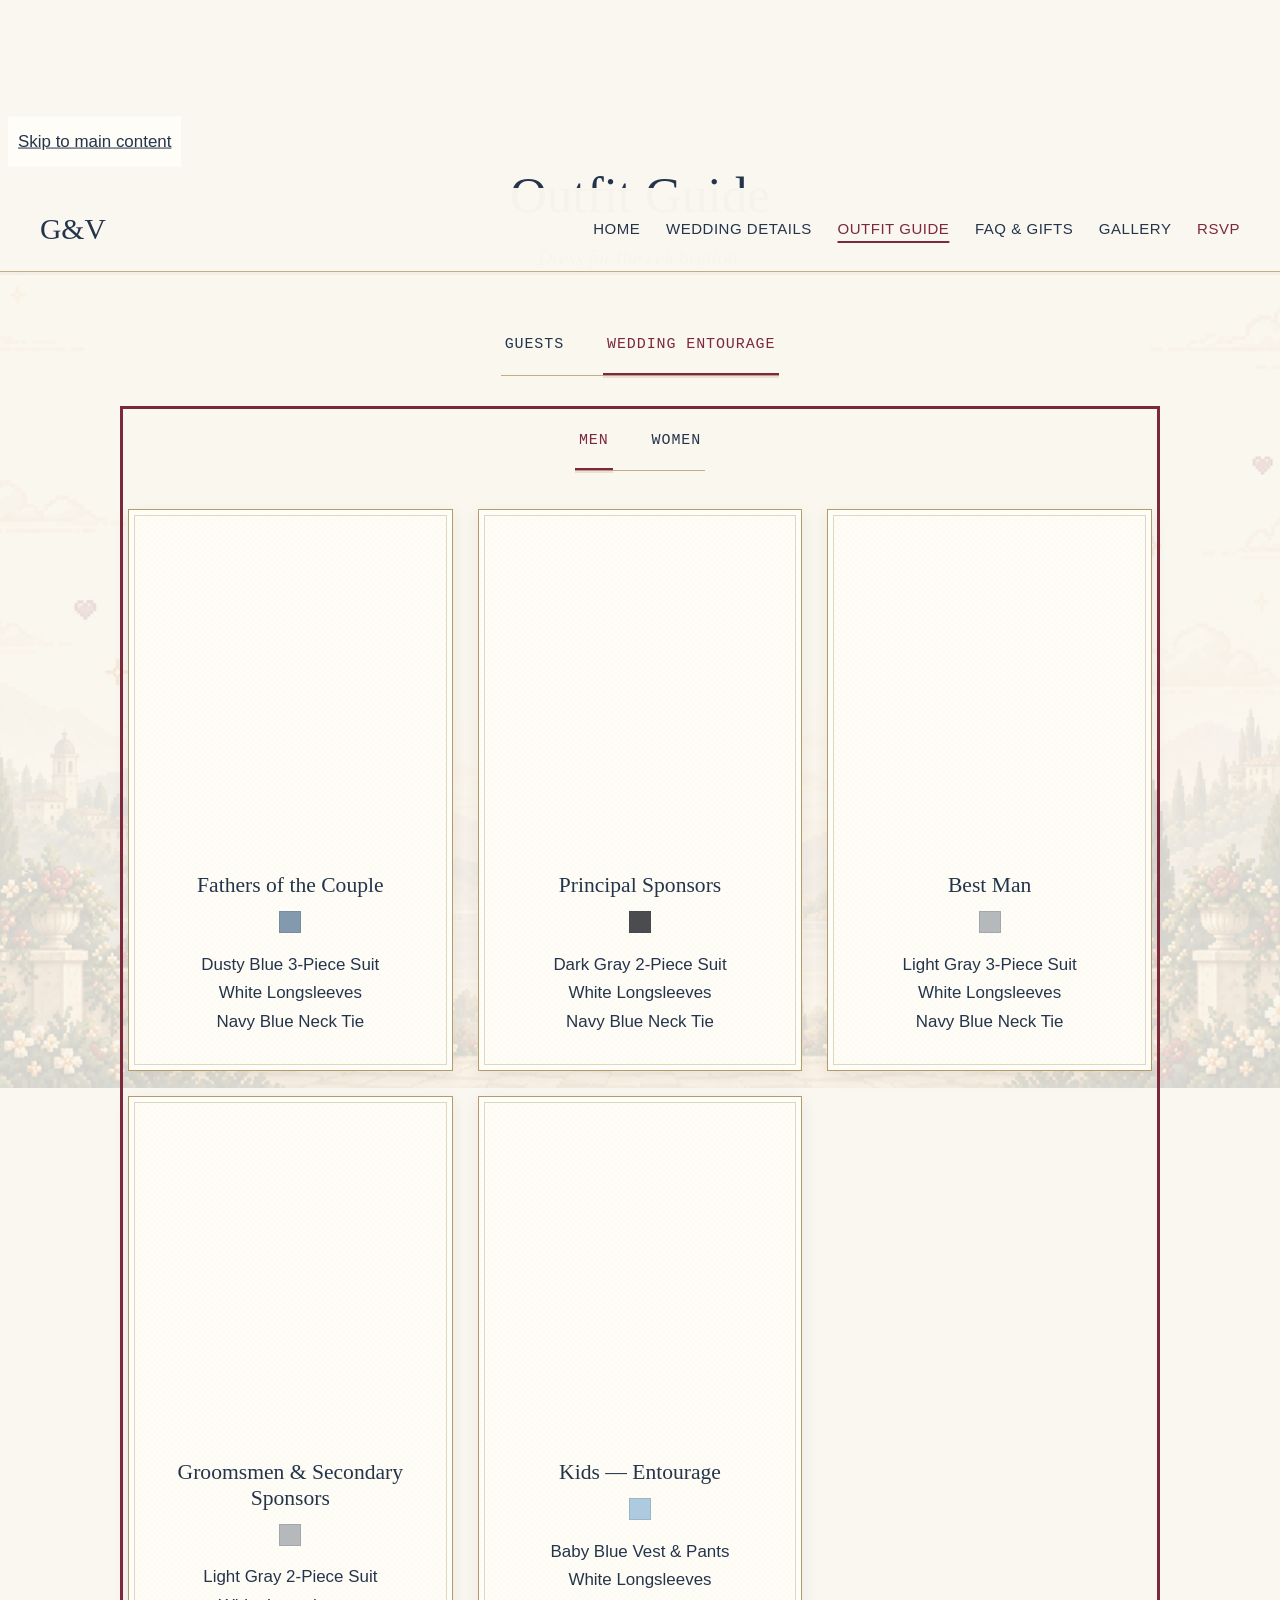
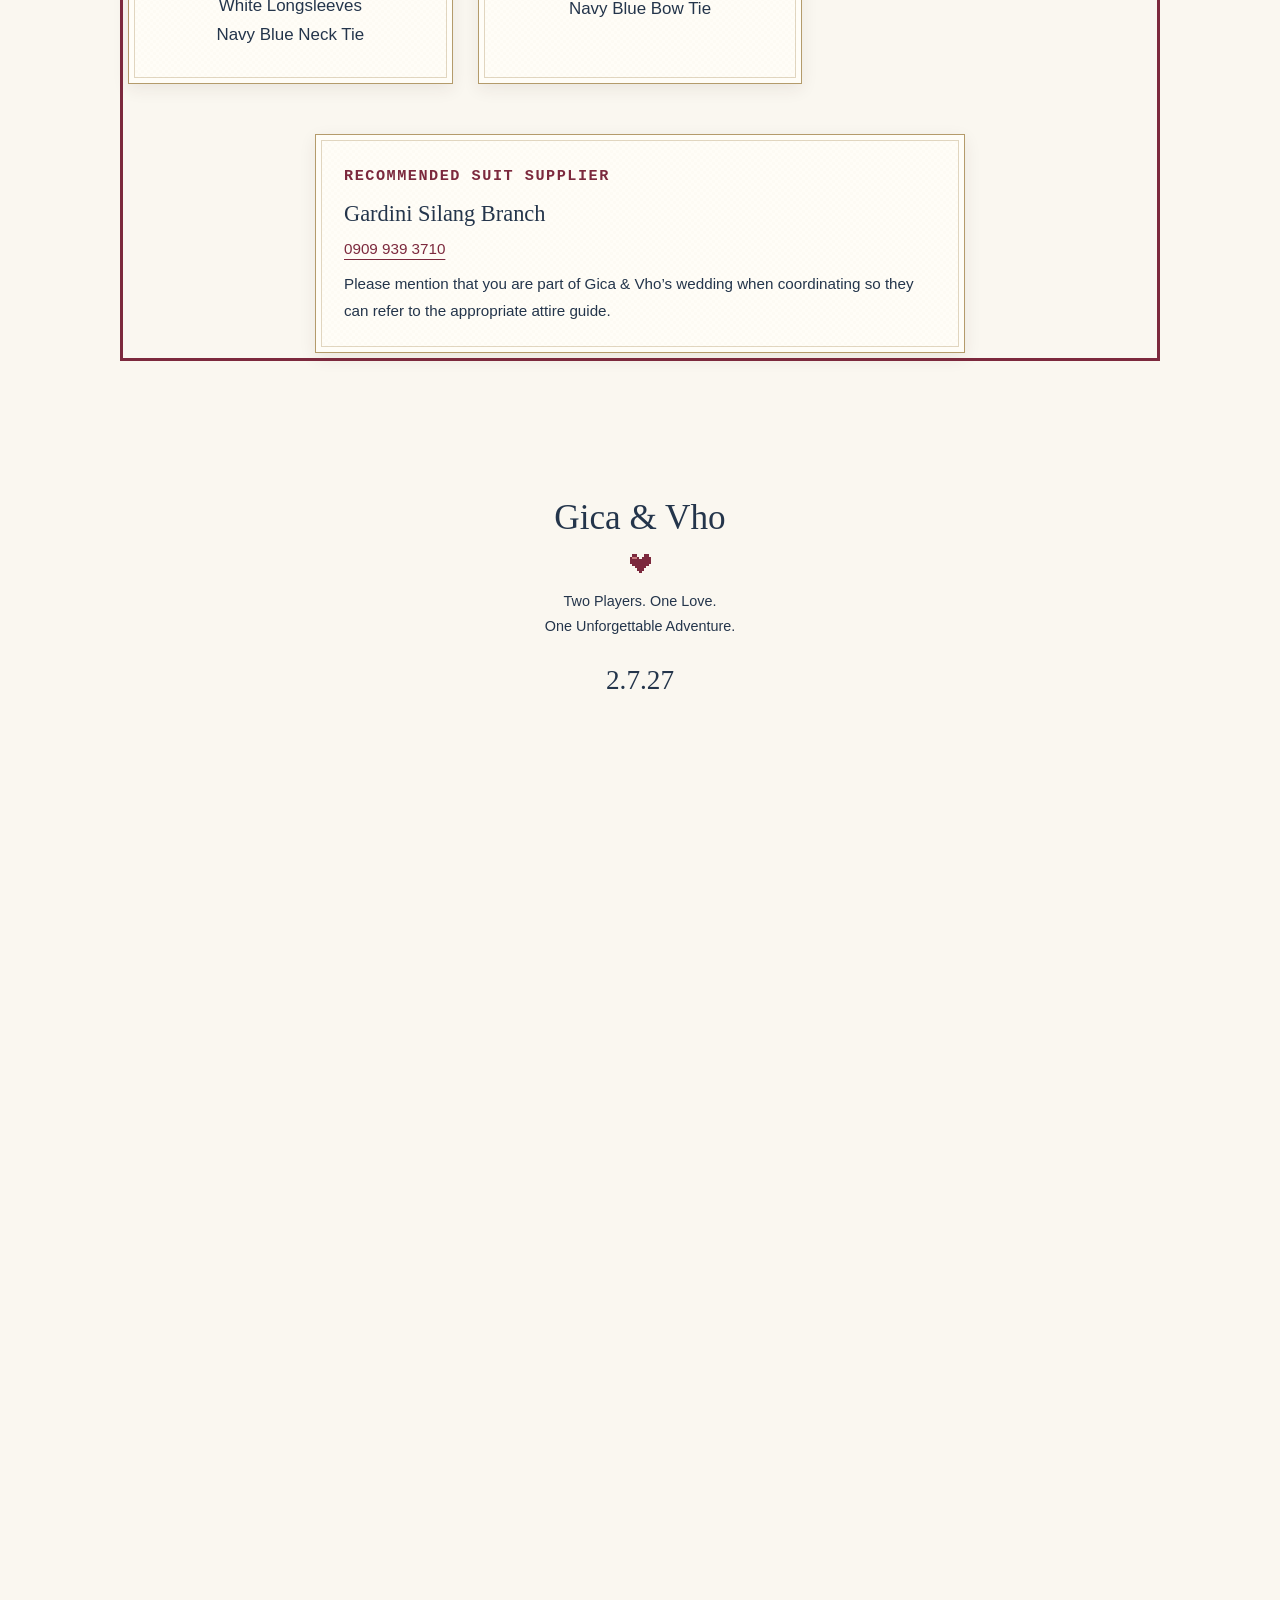
<file: party.html>
<!DOCTYPE html><html lang="en"><head><meta charset="UTF-8"><meta name="viewport" content="width=device-width, initial-scale=1.0"><meta http-equiv="refresh" content="0;url=outfit.html#entourage"><title>Gica &amp; Vho</title><link rel="stylesheet" href="css/global.css"></head><body><main class="section text-center"><p>This page has moved.</p><a href="outfit.html#entourage">Continue to our wedding website →</a></main></body></html>
</file>
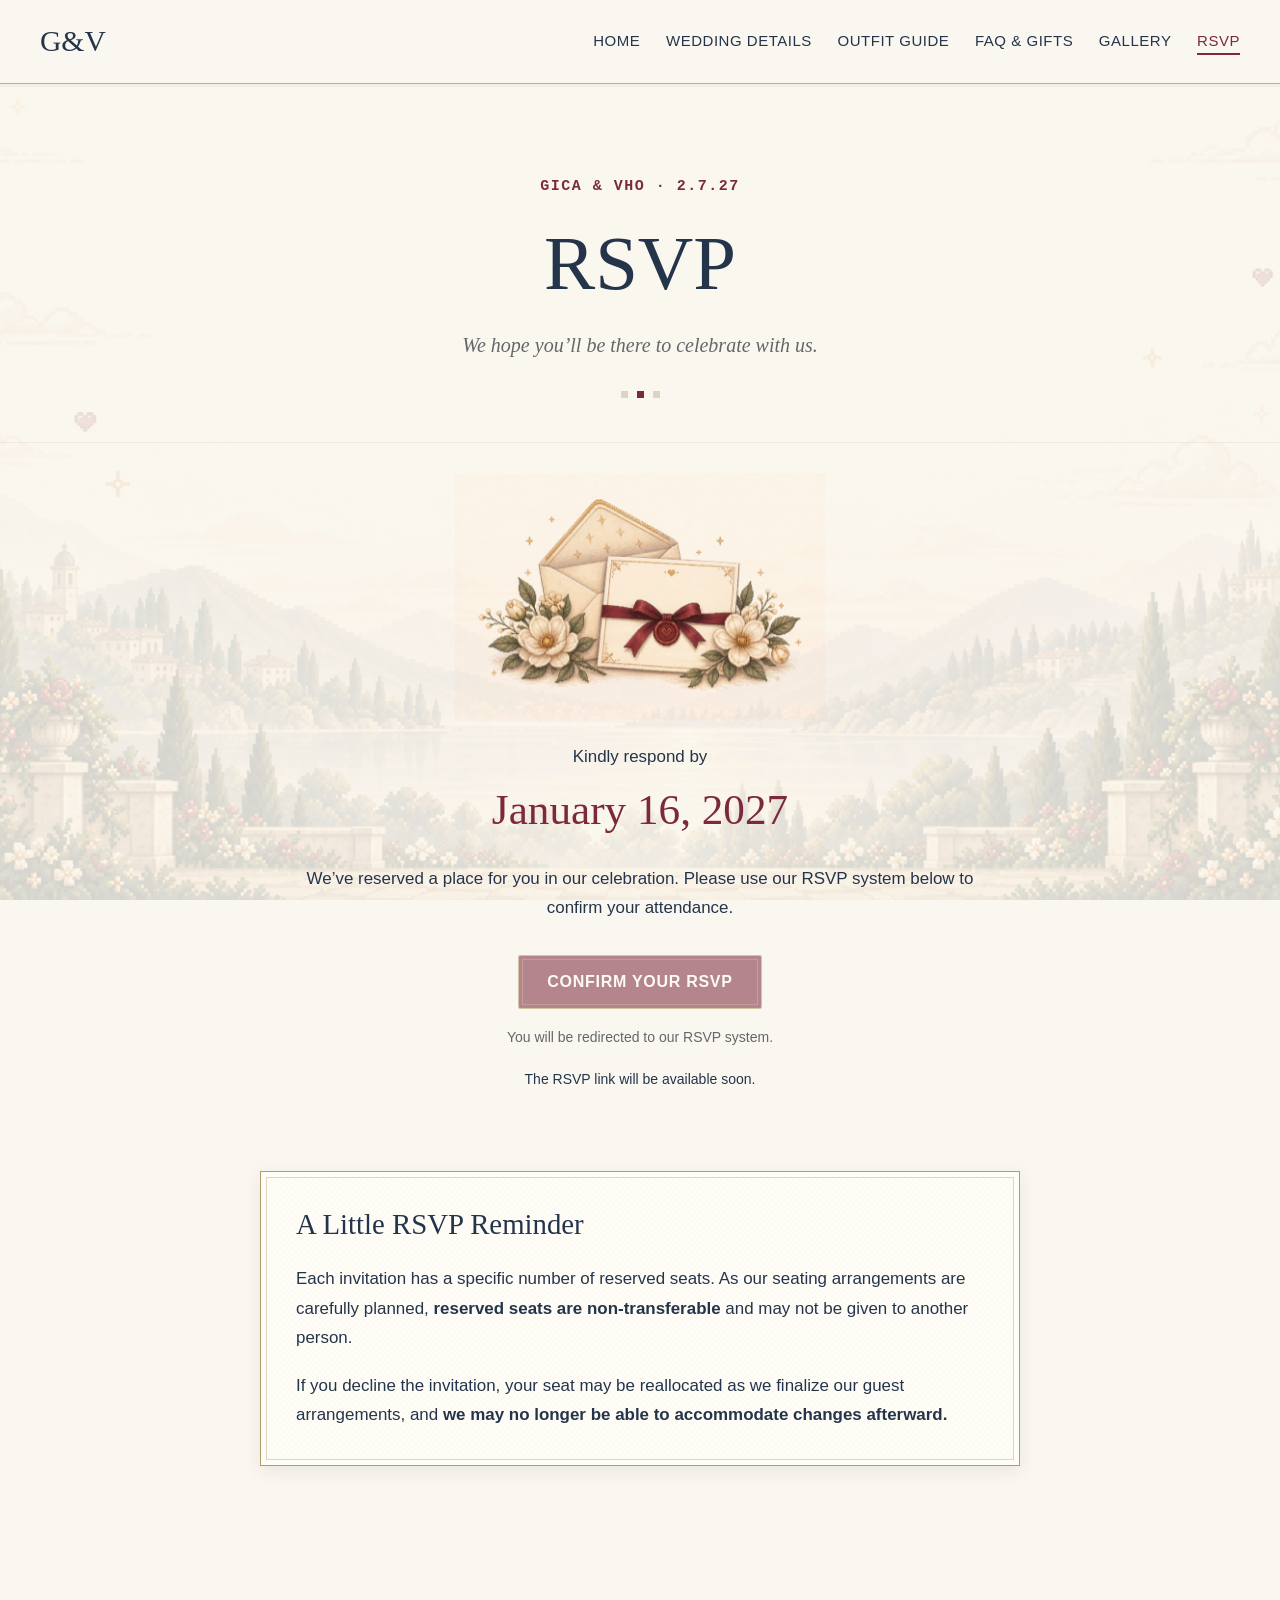
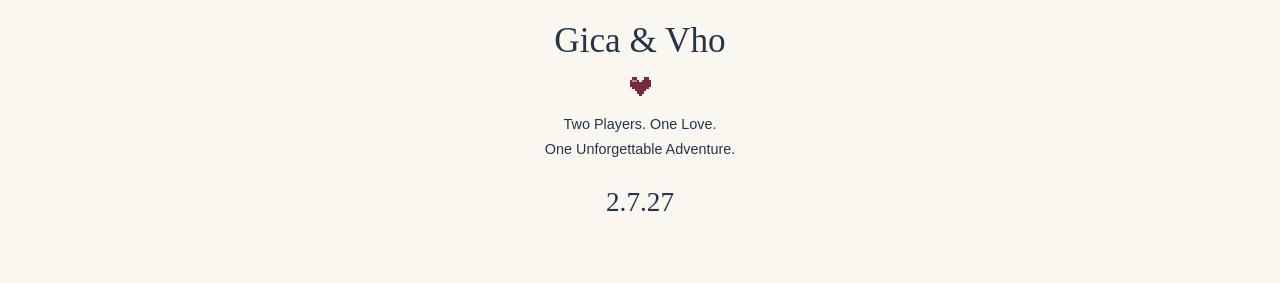
<file: rsvp.html>
<!DOCTYPE html>
<html lang="en">
<head>
<meta charset="UTF-8">
<meta name="viewport" content="width=device-width, initial-scale=1.0">
<title>RSVP · Gica &amp; Vho</title>
<meta name="description" content="Celebrate the wedding of Gica and Vho on February 7, 2027. Wedding details, guest guide, gallery, and RSVP.">
<meta property="og:title" content="RSVP · Gica &amp; Vho">
<meta property="og:description" content="Two Players. One Love. One Unforgettable Adventure. 2.7.27">
<meta property="og:type" content="website">
<link rel="stylesheet" href="css/global.css?v=a0a542fe81ab">
<link rel="stylesheet" href="css/pixel.css?v=ba3b21da17a0">
<script src="js/config.js?v=28a65d688af7" defer>
</script>
<script src="js/main.js?v=98e1de0ef040" defer>
</script>
</head>
<body>
<div id="site-content">
<a class="skip-link" href="#main">Skip to main content</a>
<header class="site-header">
<a class="brand" href="index.html#home" aria-label="Gica and Vho home">G&amp;V</a>
<nav class="desktop-nav" aria-label="Main navigation">
<a href="index.html#home">Home</a>
<a href="wedding.html">Wedding Details</a>
<a href="outfit.html">Outfit Guide</a>
<a href="faq-gifts.html">FAQ &amp; Gifts</a>
<a href="gallery.html">Gallery</a>
<a class="nav-rsvp" href="rsvp.html">RSVP</a>
</nav>
<button class="menu-toggle" type="button" aria-controls="mobile-menu" aria-expanded="false">☰ <span>Menu</span>
</button>
</header>
<dialog id="mobile-menu" class="mobile-menu" aria-label="Navigation">
<button class="menu-close" type="button" aria-label="Close menu">×</button>
<p class="brand">G&amp;V</p>
<nav aria-label="Mobile navigation">
<a href="index.html#home">Home</a>
<a href="wedding.html">Wedding Details</a>
<a href="outfit.html">Outfit Guide</a>
<a href="faq-gifts.html">FAQ &amp; Gifts</a>
<a href="gallery.html">Gallery</a>
<a class="nav-rsvp" href="rsvp.html">RSVP</a>
</nav>
</dialog>
<main id="main">
<header class="page-intro">
<p class="eyebrow">Gica &amp; Vho · 2.7.27</p>
<h1>RSVP</h1>
<p class="subtitle">We hope you’ll be there to celebrate with us.</p>
</header>
<section class="section rsvp-gateway">
<img class="stationery-art" src="assets/pixel/invitation-still-life.png" width="1536" height="1024" alt="" loading="lazy">
<p>Kindly respond by</p>
<h2 class="rsvp-date">January 16, 2027</h2>
<p>We’ve reserved a place for you in our celebration. Please use our RSVP system below to confirm your attendance.</p>
<a class="btn" data-rsvp-link role="link" aria-disabled="true">Confirm Your RSVP</a>
<p class="small muted">You will be redirected to our RSVP system.</p>
<p class="small" data-rsvp-status>The RSVP link will be available soon.</p>
<noscript>
<p>Please enable JavaScript to access the RSVP link.</p>
</noscript>
</section>
<aside class="section note rsvp-reminder">
<h2>A Little RSVP Reminder</h2>
<p>Each invitation has a specific number of reserved seats. As our seating arrangements are carefully planned, <strong>reserved seats are non-transferable</strong> and may not be given to another person.</p>
<p>If you decline the invitation, your seat may be reallocated as we finalize our guest arrangements, and <strong>we may no longer be able to accommodate changes afterward.</strong>
</p>
</aside>
</main>
<footer class="site-footer">
<div class="footer-landscape" aria-hidden="true">
</div>
<p class="footer-names">Gica &amp; Vho</p>
<svg class="pixel-heart" viewBox="0 0 9 8" aria-hidden="true" shape-rendering="crispEdges">
<path fill="currentColor" d="M1 0h2v1h1v1h1V1h1V0h2v1h1v3H8v1H7v1H6v1H5v1H4V7H3V6H2V5H1V4H0V1h1z"/>
<path fill="#c97c7f" d="M1 1h2v1H1z"/>
</svg>
<p>Two Players. One Love.<br>One Unforgettable Adventure.</p>
<p class="footer-date">2.7.27</p>
</footer>
</div>
</body>
</html>
</file>
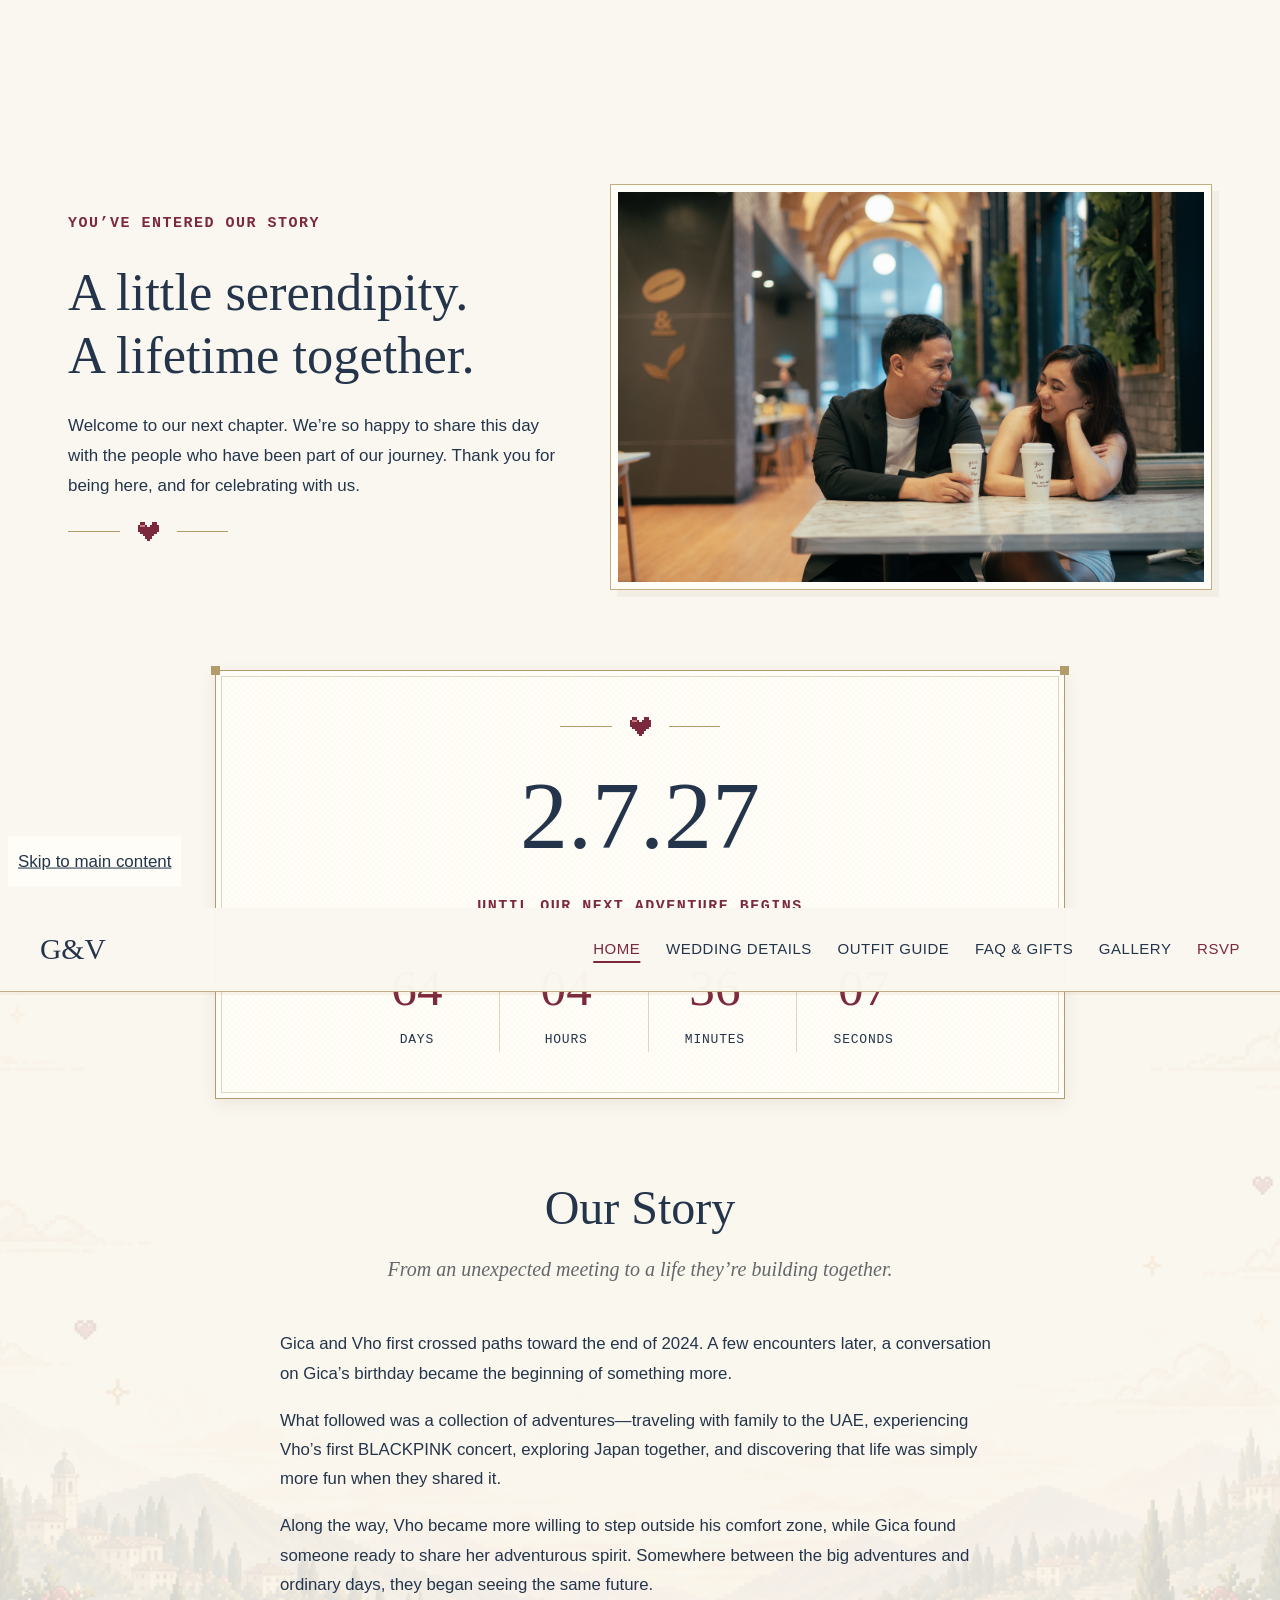
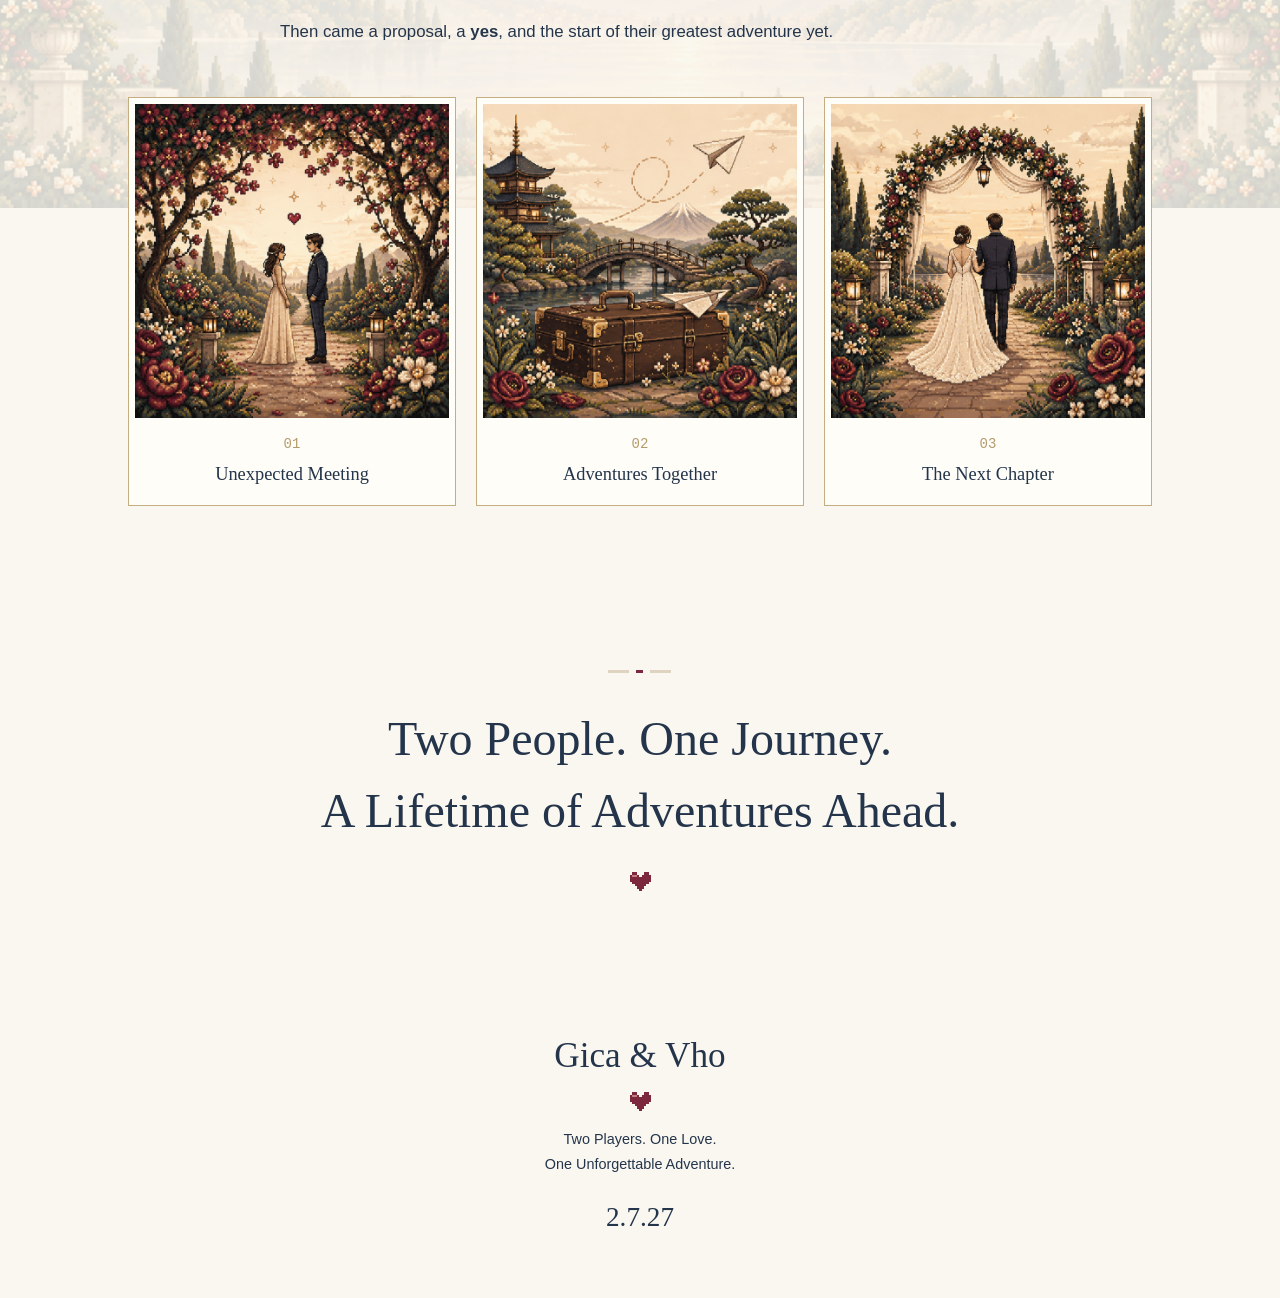
<file: story.html>
<!DOCTYPE html><html lang="en"><head><meta charset="UTF-8"><meta name="viewport" content="width=device-width, initial-scale=1.0"><meta http-equiv="refresh" content="0;url=index.html#story"><title>Gica &amp; Vho</title><link rel="stylesheet" href="css/global.css"></head><body><main class="section text-center"><p>This page has moved.</p><a href="index.html#story">Continue to our wedding website →</a></main></body></html>
</file>
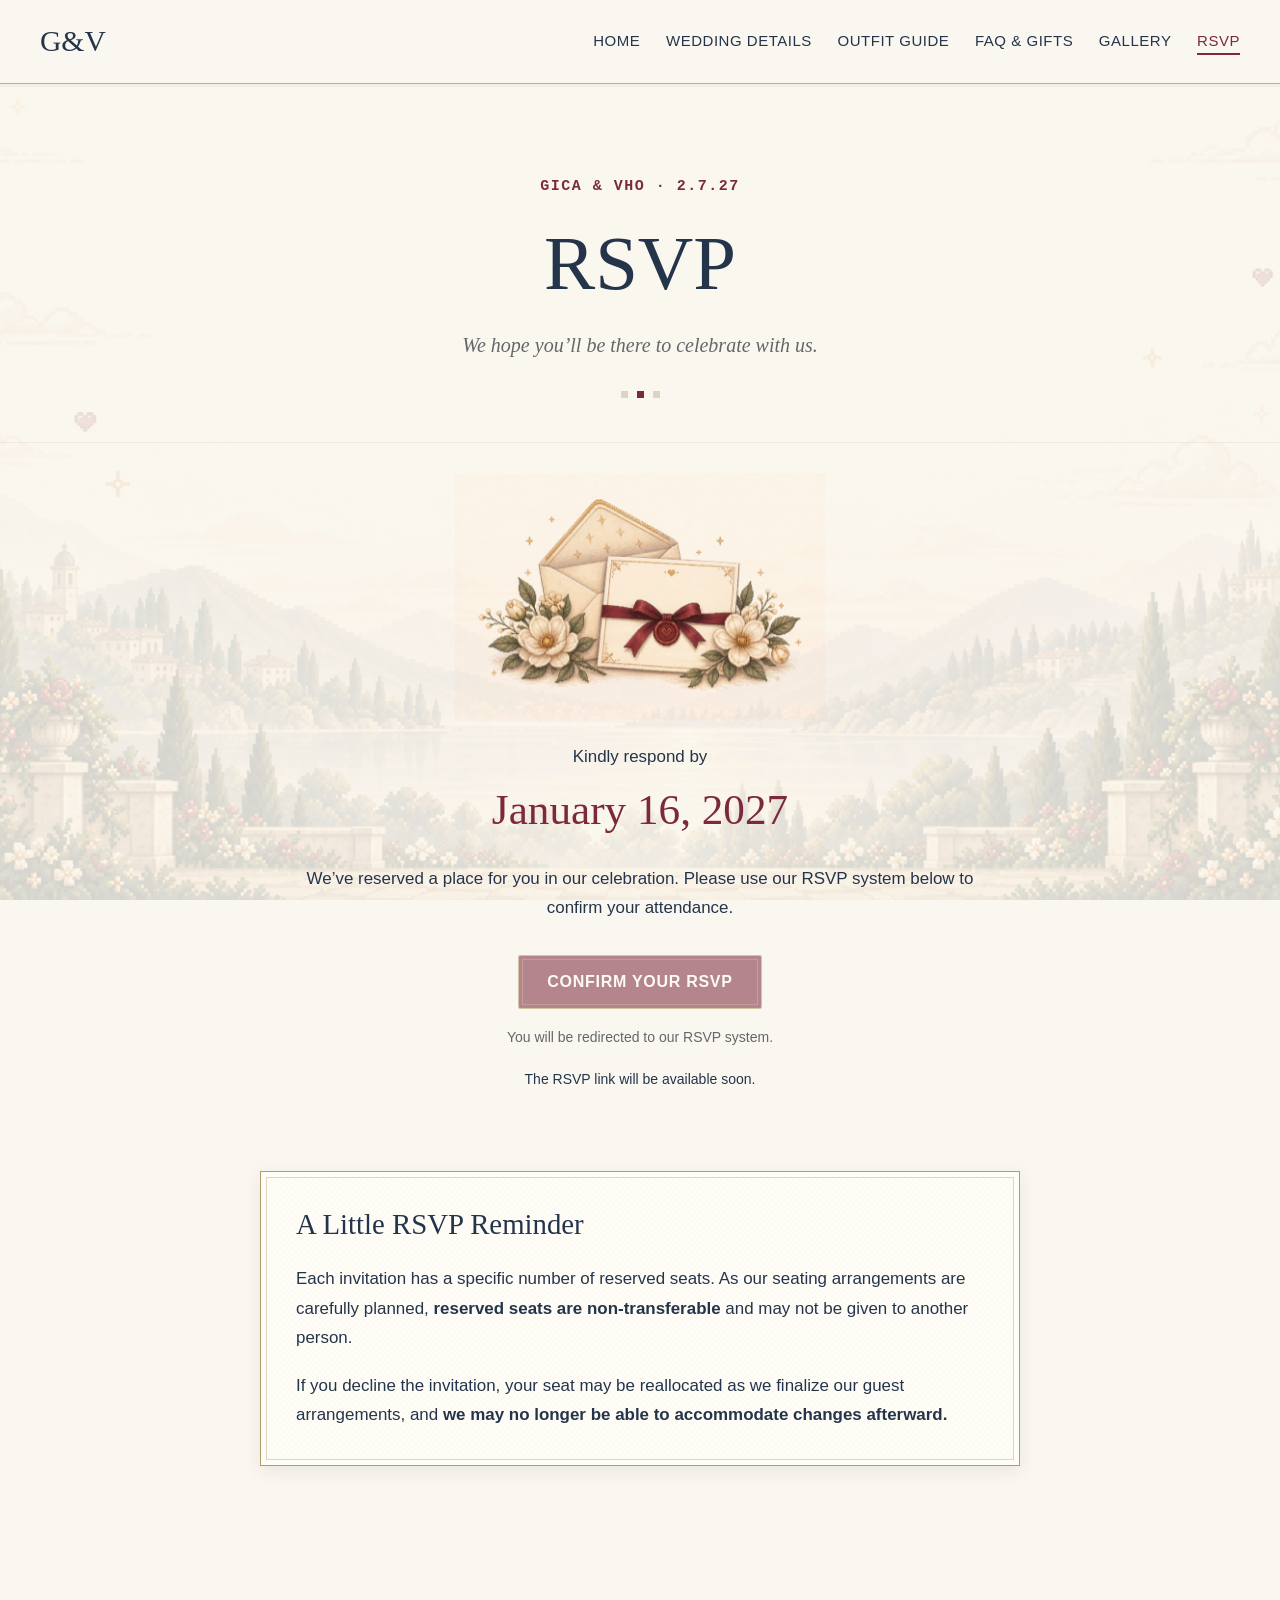
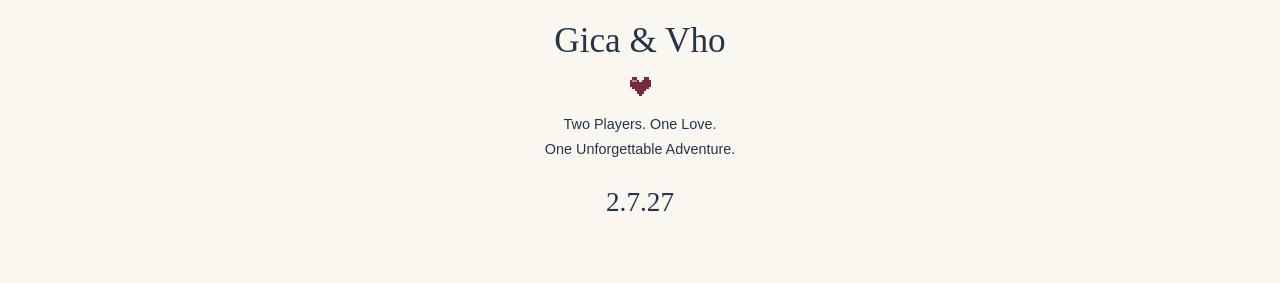
<file: thank-you.html>
<!DOCTYPE html><html lang="en"><head><meta charset="UTF-8"><meta name="viewport" content="width=device-width, initial-scale=1.0"><meta http-equiv="refresh" content="0;url=rsvp.html"><title>Gica &amp; Vho</title><link rel="stylesheet" href="css/global.css"></head><body><main class="section text-center"><p>This page has moved.</p><a href="rsvp.html">Continue to our wedding website →</a></main></body></html>
</file>
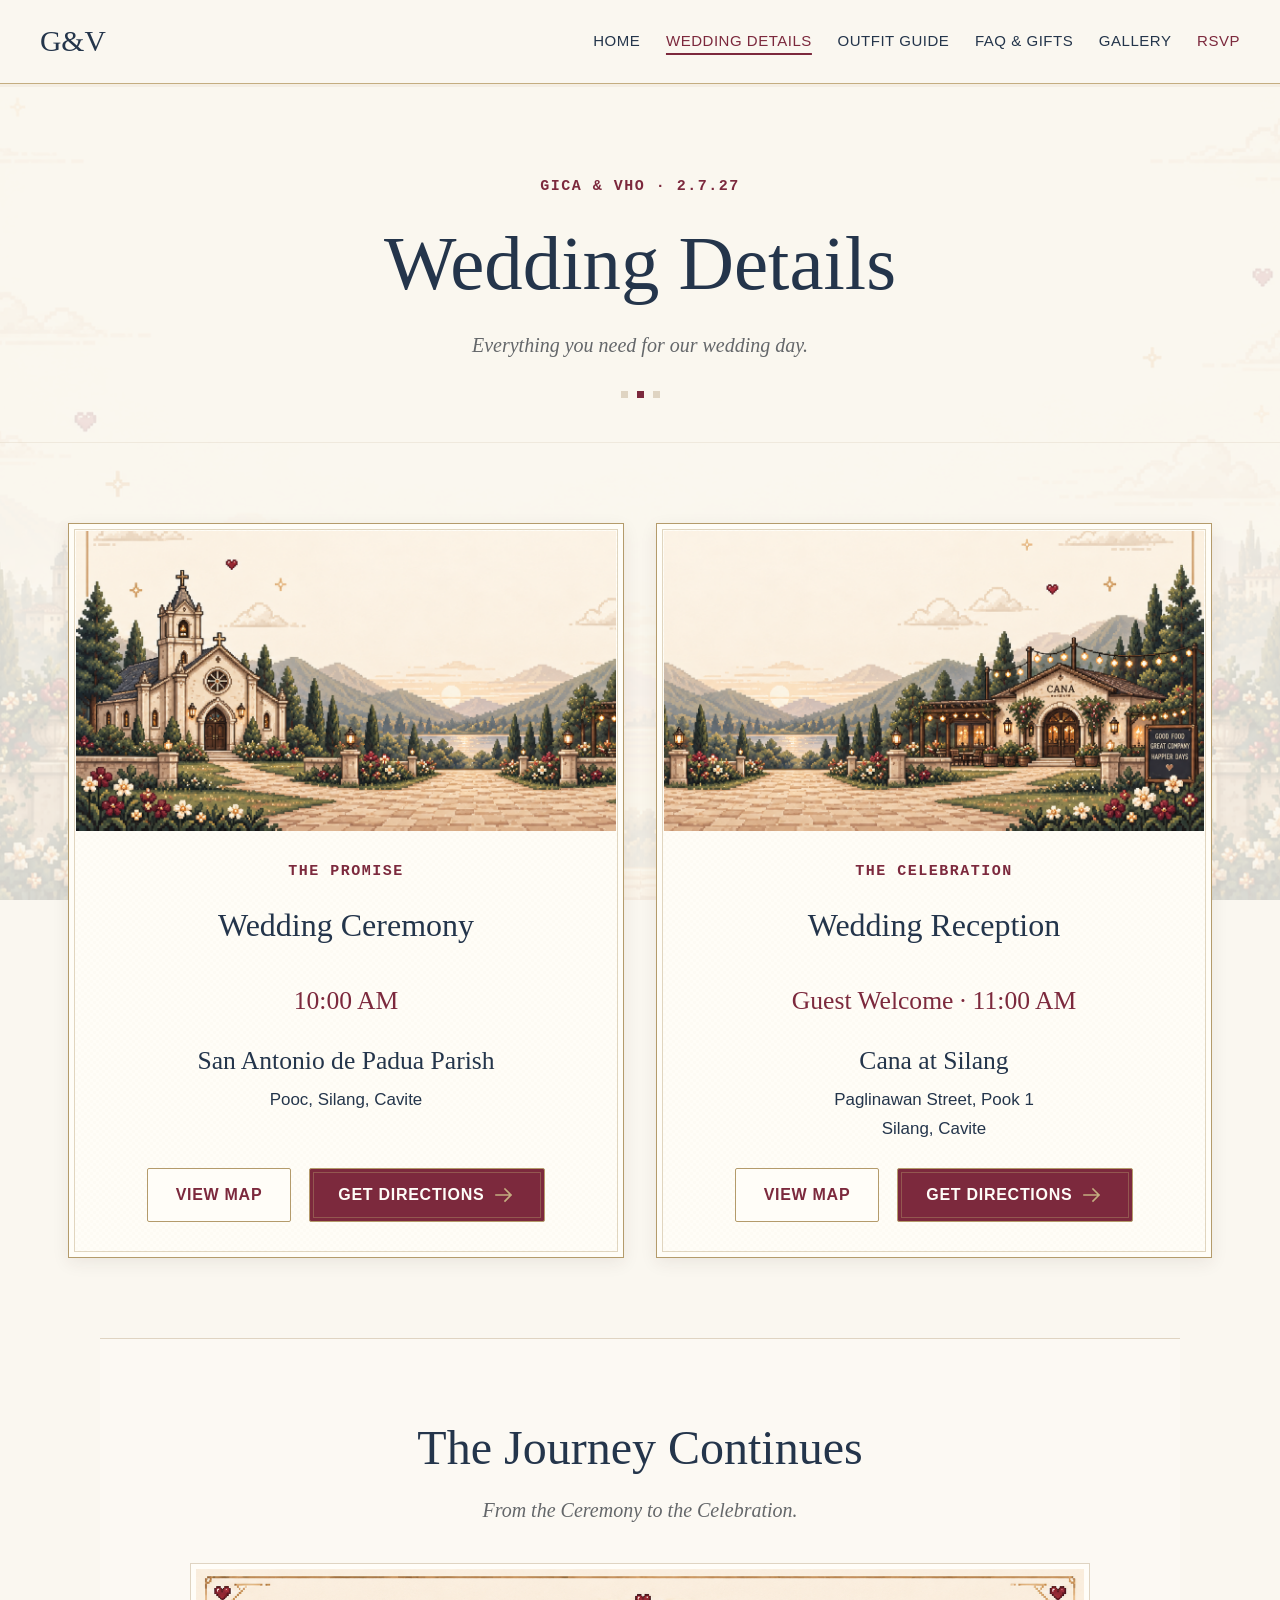
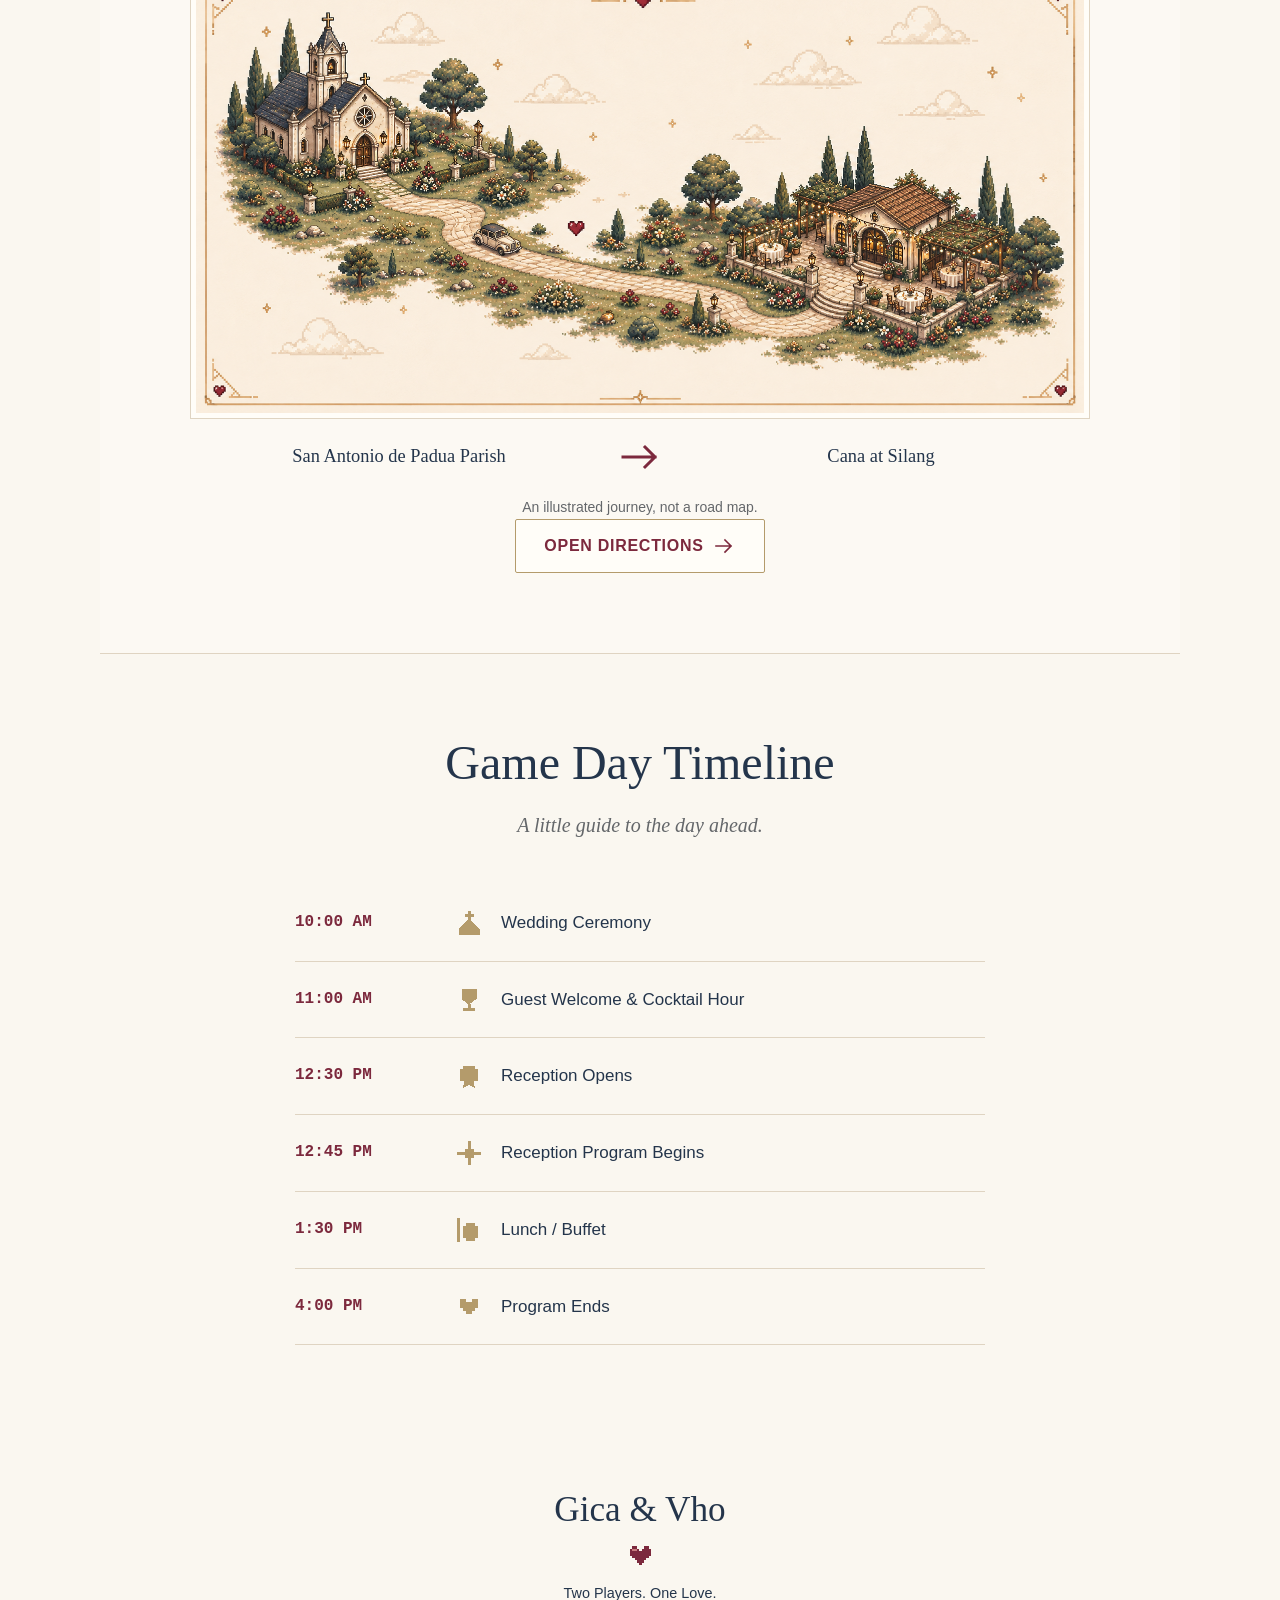
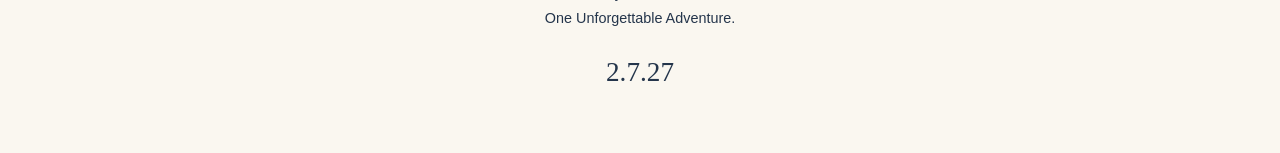
<file: wedding.html>
<!DOCTYPE html>
<html lang="en">
<head>
<meta charset="UTF-8">
<meta name="viewport" content="width=device-width, initial-scale=1.0">
<title>Wedding Details · Gica &amp; Vho</title>
<meta name="description" content="Celebrate the wedding of Gica and Vho on February 7, 2027. Wedding details, guest guide, gallery, and RSVP.">
<meta property="og:title" content="Wedding Details · Gica &amp; Vho">
<meta property="og:description" content="Two Players. One Love. One Unforgettable Adventure. 2.7.27">
<meta property="og:type" content="website">
<link rel="stylesheet" href="css/global.css?v=a0a542fe81ab">
<link rel="stylesheet" href="css/pixel.css?v=ba3b21da17a0">
<script src="js/config.js?v=28a65d688af7" defer>
</script>
<script src="js/main.js?v=98e1de0ef040" defer>
</script>
</head>
<body>
<div id="site-content">
<a class="skip-link" href="#main">Skip to main content</a>
<header class="site-header">
<a class="brand" href="index.html#home" aria-label="Gica and Vho home">G&amp;V</a>
<nav class="desktop-nav" aria-label="Main navigation">
<a href="index.html#home">Home</a>
<a href="wedding.html">Wedding Details</a>
<a href="outfit.html">Outfit Guide</a>
<a href="faq-gifts.html">FAQ &amp; Gifts</a>
<a href="gallery.html">Gallery</a>
<a class="nav-rsvp" href="rsvp.html">RSVP</a>
</nav>
<button class="menu-toggle" type="button" aria-controls="mobile-menu" aria-expanded="false">☰ <span>Menu</span>
</button>
</header>
<dialog id="mobile-menu" class="mobile-menu" aria-label="Navigation">
<button class="menu-close" type="button" aria-label="Close menu">×</button>
<p class="brand">G&amp;V</p>
<nav aria-label="Mobile navigation">
<a href="index.html#home">Home</a>
<a href="wedding.html">Wedding Details</a>
<a href="outfit.html">Outfit Guide</a>
<a href="faq-gifts.html">FAQ &amp; Gifts</a>
<a href="gallery.html">Gallery</a>
<a class="nav-rsvp" href="rsvp.html">RSVP</a>
</nav>
</dialog>
<main id="main">
<header class="page-intro">
<p class="eyebrow">Gica &amp; Vho · 2.7.27</p>
<h1>Wedding Details</h1>
<p class="subtitle">Everything you need for our wedding day.</p>
</header>
<div id="events" class="section event-section">
<section id="ceremony" class="venue" aria-label="Wedding Ceremony">
<div class="venue-scene venue-scene--ceremony" role="img" aria-label="Thematic pixel-art wedding ceremony setting">
</div>
<div class="venue-content">
<p class="eyebrow">The Promise</p>
<h2>Wedding Ceremony</h2>
<p class="venue-time">10:00 AM</p>
<h3>San Antonio de Padua Parish</h3>
<p>Pooc, Silang, Cavite</p>
<div class="actions">
<a class="btn btn-outline" data-map="ceremony" href="https://www.google.com/maps/search/?api=1&amp;query=San+Antonio+de+Padua+Parish+Pooc+Silang+Cavite" target="_blank" rel="noopener noreferrer">View Map</a>
<a class="btn" data-directions="ceremony" href="https://www.google.com/maps/dir/?api=1&amp;destination=San+Antonio+de+Padua+Parish+Pooc+Silang+Cavite" target="_blank" rel="noopener noreferrer">Get Directions <svg class="icon-arrow" viewBox="0 0 24 24" aria-hidden="true" focusable="false">
<path d="M4 12h15M13 6l6 6-6 6" fill="none" stroke="currentColor" stroke-width="1.6" stroke-linecap="square" stroke-linejoin="miter"/>
</svg>
</a>
</div>
</div>
</section>
<section id="reception" class="venue" aria-label="Wedding Reception">
<div class="venue-scene venue-scene--reception" role="img" aria-label="Thematic pixel-art wedding reception setting">
</div>
<div class="venue-content">
<p class="eyebrow">The Celebration</p>
<h2>Wedding Reception</h2>
<p class="venue-time">Guest Welcome · 11:00 AM</p>
<h3>Cana at Silang</h3>
<p>Paglinawan Street, Pook 1<br>Silang, Cavite</p>
<div class="actions">
<a class="btn btn-outline" data-map="reception" href="https://www.google.com/maps/search/?api=1&amp;query=Cana+at+Silang+Paglinawan+Street+Pook+1+Silang+Cavite" target="_blank" rel="noopener noreferrer">View Map</a>
<a class="btn" data-directions="reception" href="https://www.google.com/maps/dir/?api=1&amp;destination=Cana+at+Silang+Paglinawan+Street+Pook+1+Silang+Cavite" target="_blank" rel="noopener noreferrer">Get Directions <svg class="icon-arrow" viewBox="0 0 24 24" aria-hidden="true" focusable="false">
<path d="M4 12h15M13 6l6 6-6 6" fill="none" stroke="currentColor" stroke-width="1.6" stroke-linecap="square" stroke-linejoin="miter"/>
</svg>
</a>
</div>
</div>
</section>
</div>
<section id="map" class="section journey">
<h2>The Journey Continues</h2>
<p class="subtitle">From the Ceremony to the Celebration.</p>
<div class="route-art">
<img class="scene-art" src="assets/pixel/journey-map.png" width="1774" height="887" alt="Schematic pixel-art route from a church to a garden reception pavilion" loading="lazy" decoding="async">
</div>
<div class="route-labels">
<p>San Antonio de Padua Parish</p>
<span aria-hidden="true">
<svg class="journey-arrow" viewBox="0 0 40 28" focusable="false">
<path d="M3 14h32M25 4l10 10-10 10" fill="none" stroke="currentColor" stroke-width="3" stroke-linecap="square" stroke-linejoin="miter"/>
</svg>
</span>
<p>Cana at Silang</p>
</div>
<p class="small muted">An illustrated journey, not a road map.</p>
<a class="btn btn-outline" data-journey-directions href="https://www.google.com/maps/dir/?api=1&amp;origin=San+Antonio+de+Padua+Parish+Pooc+Silang+Cavite&amp;destination=Cana+at+Silang+Paglinawan+Street+Pook+1+Silang+Cavite" target="_blank" rel="noopener noreferrer">Open Directions <svg class="icon-arrow" viewBox="0 0 24 24" aria-hidden="true" focusable="false">
<path d="M4 12h15M13 6l6 6-6 6" fill="none" stroke="currentColor" stroke-width="1.6" stroke-linecap="square" stroke-linejoin="miter"/>
</svg>
</a>
</section>
<section id="timeline" class="section">
<div class="section-heading">
<h2>Game Day Timeline</h2>
<p class="subtitle">A little guide to the day ahead.</p>
</div>
<ol class="timeline">
<li>
<time>10:00 AM</time>
<span>
<svg class="pixel-icon" viewBox="0 0 16 16" aria-hidden="true" shape-rendering="crispEdges">
<path fill="currentColor" fill-rule="evenodd" d="M7 0h2v2h2v2H9v2l6 6v4H1v-4l6-6V4H5V2h2z"/>
</svg>Wedding Ceremony</span>
</li>
<li>
<time>11:00 AM</time>
<span>
<svg class="pixel-icon" viewBox="0 0 16 16" aria-hidden="true" shape-rendering="crispEdges">
<path fill="currentColor" fill-rule="evenodd" d="M3 1h10v7l-4 3v3h3v2H4v-2h3v-3L3 8z"/>
</svg>Guest Welcome &amp; Cocktail Hour</span>
</li>
<li>
<time>12:30 PM</time>
<span>
<svg class="pixel-icon" viewBox="0 0 16 16" aria-hidden="true" shape-rendering="crispEdges">
<path fill="currentColor" fill-rule="evenodd" d="M4 1h8v2h2v8h-3l1 5-4-2-4 2 1-5H2V3h2z"/>
</svg>Reception Opens</span>
</li>
<li>
<time>12:45 PM</time>
<span>
<svg class="pixel-icon" viewBox="0 0 16 16" aria-hidden="true" shape-rendering="crispEdges">
<path fill="currentColor" fill-rule="evenodd" d="M7 0h2v5h2v2h5v2h-5v2H9v5H7v-5H5V9H0V7h5V5h2z"/>
</svg>Reception Program Begins</span>
</li>
<li>
<time>1:30 PM</time>
<span>
<svg class="pixel-icon" viewBox="0 0 16 16" aria-hidden="true" shape-rendering="crispEdges">
<path fill="currentColor" fill-rule="evenodd" d="M6 3h6v2h2v8h-2v2H6v-2H4V5h2zM0 0h2v16H0z"/>
</svg>Lunch / Buffet</span>
</li>
<li>
<time>4:00 PM</time>
<span>
<svg class="pixel-icon" viewBox="0 0 16 16" aria-hidden="true" shape-rendering="crispEdges">
<path fill="currentColor" fill-rule="evenodd" d="M2 3h4v2h4V3h4v6h-2v2h-2v2H6v-2H4V9H2z"/>
</svg>Program Ends</span>
</li>
</ol>
</section>
</main>
<footer class="site-footer">
<div class="footer-landscape" aria-hidden="true">
</div>
<p class="footer-names">Gica &amp; Vho</p>
<svg class="pixel-heart" viewBox="0 0 9 8" aria-hidden="true" shape-rendering="crispEdges">
<path fill="currentColor" d="M1 0h2v1h1v1h1V1h1V0h2v1h1v3H8v1H7v1H6v1H5v1H4V7H3V6H2V5H1V4H0V1h1z"/>
<path fill="#c97c7f" d="M1 1h2v1H1z"/>
</svg>
<p>Two Players. One Love.<br>One Unforgettable Adventure.</p>
<p class="footer-date">2.7.27</p>
</footer>
</div>
</body>
</html>
</file>
<file: css/global.css>
:root{
  --cream:#faf7f0;
  --paper:#fffdf8;
  --navy:#24354b;
  --burgundy:#7c293d;
  --gold:#b49b6b;
  --line:#dfd4c2;
  --muted:#64676a;
  --serif:Georgia,'Times New Roman',serif;
  --sans:'Segoe UI',Arial,sans-serif}
  *{
    box-sizing:border-box}
    html{
      scroll-behavior:smooth;
      scroll-padding-top:110px}
      body{
        margin:0;
        background:var(--cream);
        color:var(--navy);
        font:17px/1.75 var(--sans)}
        [hidden]{
          display:none!important}
          a{
            color:inherit}
            button,a,summary{
              -webkit-tap-highlight-color:transparent}
              button{
                font:inherit;
                cursor:pointer}
                button:disabled,[aria-disabled=true]{
                  cursor:default;
                  opacity:.55}
                  button,summary,a{
                    touch-action:manipulation}
                    button:focus-visible,a:focus-visible,summary:focus-visible,[tabindex]:focus-visible{
                      outline:3px solid var(--burgundy);
                      outline-offset:5px}
                      h1,h2,h3,p{
                        margin:0}
                        h1,h2,h3{
                          font-family:var(--serif);
                          font-weight:400;
                          line-height:1.2}
                          h1{
                            font-size:clamp(2.8rem,6vw,4.9rem)}
                            h2{
                              font-size:clamp(2rem,4vw,3rem)}
                              h3{
                                font-size:1.4rem}
                                p+p{
                                  margin-top:1.1rem}
                                  img,svg,video{
                                    max-width:100%}
                                    img{
                                      display:block}
                                      button{
                                        color:var(--navy)}
                                        .section{
                                          max-width:1080px;
                                          margin:0 auto;
                                          padding:80px 28px;
                                          scroll-margin-top:80px}
                                          .page-intro{
                                            text-align:center;
                                            padding:90px 24px 35px}
                                            .page-intro h1{
                                              margin:18px 0}
                                              .eyebrow{
                                                font-size:.875rem;
                                                letter-spacing:.14em;
                                                text-transform:uppercase;
                                                font-weight:600}
                                                .subtitle{
                                                  font-family:var(--serif);
                                                  font-size:1.25rem;
                                                  font-style:italic;
                                                  margin-top:16px;
                                                  color:var(--muted)}
                                                  .section-heading{
                                                    text-align:center;
                                                    margin-bottom:42px}
                                                    .text-center{
                                                      text-align:center}
                                                      .narrow{
                                                        max-width:710px;
                                                        margin:28px auto;
                                                        text-align:center}
                                                        .small{
                                                          font-size:.875rem}
                                                          .muted{
                                                            color:var(--muted)}
                                                            .sr-only{
                                                              position:absolute;
                                                              width:1px;
                                                              height:1px;
                                                              padding:0;
                                                              margin:-1px;
                                                              overflow:hidden;
                                                              clip:rect(0,0,0,0);
                                                              white-space:nowrap;
                                                              border:0}
                                                              .skip-link{
                                                                position:fixed;
                                                                top:8px;
                                                                left:8px;
                                                                background:var(--paper);
                                                                padding:10px;
                                                                z-index:100;
                                                                transform:translateY(-160%)}
                                                                .skip-link:focus{
                                                                  transform:none}
                                                                  .btn{
                                                                    display:inline-flex;
                                                                    align-items:center;
                                                                    justify-content:center;
                                                                    min-height:46px;
                                                                    padding:12px 28px;
                                                                    background:var(--burgundy);
                                                                    color:white;
                                                                    text-decoration:none;
                                                                    border:1px solid var(--burgundy);
                                                                    border-radius:2px;
                                                                    font:600 .875rem/1.5 var(--sans);
                                                                    letter-spacing:.08em;
                                                                    text-transform:uppercase;
                                                                    transition:background .2s}
                                                                    .btn:hover:not(:disabled):not([aria-disabled=true]){
                                                                      background:#612032}
                                                                      .btn-outline{
                                                                        background:transparent;
                                                                        color:var(--burgundy)}
                                                                        .btn-outline:hover{
                                                                          color:white}
                                                                          .text-link{
                                                                            display:inline-block;
                                                                            color:var(--burgundy);
                                                                            text-underline-offset:5px;
                                                                            padding:8px 0}
                                                                            .pixel-heart{
                                                                              color:var(--burgundy);
                                                                              font:18px monospace}
                                                                              .ornament{
                                                                                display:flex;
                                                                                align-items:center;
                                                                                justify-content:center;
                                                                                gap:18px;
                                                                                margin:22px auto;
                                                                                width:160px}
                                                                                .ornament:before,.ornament:after{
                                                                                  content:'';
                                                                                  height:1px;
                                                                                  background:var(--gold);
                                                                                  flex:1}
                                                                                  .couple{
                                                                                    display:block;
                                                                                    width:100px;
                                                                                    height:80px;
                                                                                    margin:32px auto 0}
                                                                                    .site-header{
                                                                                      position:sticky;
                                                                                      top:0;
                                                                                      z-index:20;
                                                                                      display:flex;
                                                                                      align-items:center;
                                                                                      justify-content:space-between;
                                                                                      min-height:84px;
                                                                                      padding:15px max(28px,calc((100vw - 1200px)/2));
                                                                                      gap:28px;
                                                                                      border-bottom:1px solid var(--line);
                                                                                      background:rgba(250,247,240,.98)}
                                                                                      .brand{
                                                                                        font:1.85rem var(--serif);
                                                                                        text-decoration:none;
                                                                                        white-space:nowrap}
                                                                                        .desktop-nav{
                                                                                          display:flex;
                                                                                          align-items:center;
                                                                                          gap:28px}
                                                                                          .desktop-nav>a,.desktop-nav summary{
                                                                                            font-size:.875rem;
                                                                                            letter-spacing:.06em;
                                                                                            text-transform:uppercase;
                                                                                            text-decoration:none;
                                                                                            cursor:pointer}
                                                                                            .desktop-nav>a:hover,.desktop-nav summary:hover{
                                                                                              color:var(--burgundy)}
                                                                                              .desktop-nav details{
                                                                                                position:relative}
                                                                                                .desktop-nav summary{
                                                                                                  list-style:none}
                                                                                                  .desktop-nav summary:after{
                                                                                                    content:' ▾';
                                                                                                    color:var(--gold)}
                                                                                                    .desktop-nav summary::-webkit-details-marker{
                                                                                                      display:none}
                                                                                                      .dropdown{
                                                                                                        position:absolute;
                                                                                                        top:calc(100% + 18px);
                                                                                                        left:-20px;
                                                                                                        min-width:205px;
                                                                                                        padding:10px 20px;
                                                                                                        background:var(--paper);
                                                                                                        border:1px solid var(--line);
                                                                                                        box-shadow:0 10px 25px #24354b0d}
                                                                                                        .dropdown a{
                                                                                                          display:block;
                                                                                                          text-decoration:none;
                                                                                                          font-size:.9rem;
                                                                                                          padding:9px 0}
                                                                                                          .nav-rsvp{
                                                                                                            color:var(--burgundy);
                                                                                                            border-bottom:1px solid var(--burgundy)}
                                                                                                            .menu-toggle{
                                                                                                              display:none;
                                                                                                              background:none;
                                                                                                              border:0;
                                                                                                              padding:8px}
                                                                                                              .mobile-menu{
                                                                                                                border:0;
                                                                                                                background:var(--cream);
                                                                                                                color:var(--navy);
                                                                                                                padding:32px;
                                                                                                                width:min(92vw,440px);
                                                                                                                height:100dvh;
                                                                                                                max-height:100dvh;
                                                                                                                margin:0 0 0 auto}
                                                                                                                .mobile-menu::backdrop,.lightbox::backdrop{
                                                                                                                  background:#17243599}
                                                                                                                  .mobile-menu nav{
                                                                                                                    display:grid;
                                                                                                                    gap:22px;
                                                                                                                    margin-top:45px}
                                                                                                                    .mobile-menu nav>a,.mobile-menu summary{
                                                                                                                      font-size:1.1rem;
                                                                                                                      cursor:pointer}
                                                                                                                      .mobile-menu .dropdown{
                                                                                                                        position:static;
                                                                                                                        border:0;
                                                                                                                        box-shadow:none;
                                                                                                                        background:none;
                                                                                                                        margin:8px 0}
                                                                                                                        .menu-close{
                                                                                                                          float:right;
                                                                                                                          font-size:2rem;
                                                                                                                          background:none;
                                                                                                                          border:0;
                                                                                                                          min-width:44px}
                                                                                                                          .modal-open,.opening-active{
                                                                                                                            overflow:hidden}
                                                                                                                            .opening-active #site-content{
                                                                                                                              visibility:hidden}
                                                                                                                              .opening{
                                                                                                                                position:fixed;
                                                                                                                                inset:0;
                                                                                                                                z-index:50;
                                                                                                                                background:var(--cream);
                                                                                                                                display:flex;
                                                                                                                                flex-direction:column;
                                                                                                                                align-items:center;
                                                                                                                                justify-content:center;
                                                                                                                                text-align:center;
                                                                                                                                padding:36px 24px;
                                                                                                                                overflow:auto;
                                                                                                                                transition:opacity .65s ease}
                                                                                                                                .opening h1{
                                                                                                                                  font-size:clamp(3.4rem,8vw,6rem);
                                                                                                                                  letter-spacing:.035em}
                                                                                                                                  .opening-line{
                                                                                                                                    font:1.3rem var(--serif)}
                                                                                                                                    .opening-date{
                                                                                                                                      font:clamp(3rem,7vw,4.7rem) var(--serif);
                                                                                                                                      margin:24px 0 15px}
                                                                                                                                      .opening-copy{
                                                                                                                                        font-size:.95rem;
                                                                                                                                        letter-spacing:.025em}
                                                                                                                                        .opening .couple{
                                                                                                                                          margin:25px auto}
                                                                                                                                          .opening .btn{
                                                                                                                                            font-family:monospace;
                                                                                                                                            font-size:.875rem}
                                                                                                                                            .opening.leaving{
                                                                                                                                              opacity:0}
                                                                                                                                              .welcome{
                                                                                                                                                text-align:center;
                                                                                                                                                max-width:790px;
                                                                                                                                                padding-top:100px}
                                                                                                                                                .welcome h2{
                                                                                                                                                  font-size:clamp(2.5rem,5vw,4.2rem);
                                                                                                                                                  margin:24px 0}
                                                                                                                                                  .welcome>p:not(.eyebrow){
                                                                                                                                                    max-width:600px;
                                                                                                                                                    margin:auto}
                                                                                                                                                    .countdown-section{
                                                                                                                                                      text-align:center;
                                                                                                                                                      border-top:1px solid var(--line);
                                                                                                                                                      border-bottom:1px solid var(--line);
                                                                                                                                                      max-width:850px}
                                                                                                                                                      .date{
                                                                                                                                                        font-size:clamp(4rem,8vw,6rem);
                                                                                                                                                        margin-bottom:20px}
                                                                                                                                                        .countdown{
                                                                                                                                                          display:grid;
                                                                                                                                                          grid-template-columns:repeat(4,1fr);
                                                                                                                                                          gap:15px;
                                                                                                                                                          max-width:580px;
                                                                                                                                                          margin:38px auto 0}
                                                                                                                                                          .countdown>div+div{
                                                                                                                                                            border-left:1px solid var(--line)}
                                                                                                                                                            .countdown__num{
                                                                                                                                                              display:block;
                                                                                                                                                              font:clamp(2rem,5vw,3.2rem) var(--serif);
                                                                                                                                                              color:var(--burgundy)}
                                                                                                                                                              .countdown__label{
                                                                                                                                                                display:block;
                                                                                                                                                                font-size:.875rem;
                                                                                                                                                                letter-spacing:.06em;
                                                                                                                                                                text-transform:uppercase;
                                                                                                                                                                margin-top:12px}
                                                                                                                                                                .story-copy{
                                                                                                                                                                  max-width:720px;
                                                                                                                                                                  margin:0 auto;
                                                                                                                                                                  font-size:1.05rem}
                                                                                                                                                                  .story-moments{
                                                                                                                                                                    display:grid;
                                                                                                                                                                    grid-template-columns:repeat(3,1fr);
                                                                                                                                                                    gap:24px;
                                                                                                                                                                    margin-top:50px}
                                                                                                                                                                    .story-moments figure{
                                                                                                                                                                      margin:0}
                                                                                                                                                                      .photo-slot{
                                                                                                                                                                        aspect-ratio:4/5;
                                                                                                                                                                        background:#eee8dd;
                                                                                                                                                                        display:grid;
                                                                                                                                                                        place-items:center;
                                                                                                                                                                        border-radius:45% 45% 0 0;
                                                                                                                                                                        overflow:hidden;
                                                                                                                                                                        color:#6f665d;
                                                                                                                                                                        font:italic 1rem var(--serif);
                                                                                                                                                                        text-align:center}
                                                                                                                                                                        .photo-slot img{
                                                                                                                                                                          width:100%;
                                                                                                                                                                          height:100%;
                                                                                                                                                                          object-fit:cover}
                                                                                                                                                                          .story-moments figcaption{
                                                                                                                                                                            font:1.1rem var(--serif);
                                                                                                                                                                            margin-top:20px;
                                                                                                                                                                            text-align:center}
                                                                                                                                                                            .closing{
                                                                                                                                                                              text-align:center}
                                                                                                                                                                              .closing h2{
                                                                                                                                                                                line-height:1.5}
                                                                                                                                                                                .closing>.pixel-heart{
                                                                                                                                                                                  display:block;
                                                                                                                                                                                  margin-top:25px}
                                                                                                                                                                                  .site-footer{
                                                                                                                                                                                    text-align:center;
                                                                                                                                                                                    padding:65px 24px;
                                                                                                                                                                                    border-top:1px solid var(--line);
                                                                                                                                                                                    background:var(--paper)}
                                                                                                                                                                                    .footer-names{
                                                                                                                                                                                      font:2.2rem var(--serif);
                                                                                                                                                                                      margin-bottom:15px}
                                                                                                                                                                                      .site-footer>.pixel-heart{
                                                                                                                                                                                        display:block;
                                                                                                                                                                                        margin:10px}
                                                                                                                                                                                        .site-footer>p:not(.footer-names):not(.footer-date){
                                                                                                                                                                                          font-size:.9rem}
                                                                                                                                                                                          .footer-date{
                                                                                                                                                                                            font:1.7rem var(--serif);
                                                                                                                                                                                            margin-top:25px}
                                                                                                                                                                                            .tabs{
                                                                                                                                                                                              display:flex;
                                                                                                                                                                                              justify-content:center;
                                                                                                                                                                                              gap:35px;
                                                                                                                                                                                              margin:0 auto 38px;
                                                                                                                                                                                              border-bottom:1px solid var(--line);
                                                                                                                                                                                              width:fit-content;
                                                                                                                                                                                              max-width:100%}
                                                                                                                                                                                              .tabs a{
                                                                                                                                                                                                padding:14px 4px;
                                                                                                                                                                                                font-size:.875rem;
                                                                                                                                                                                                letter-spacing:.06em;
                                                                                                                                                                                                text-transform:uppercase;
                                                                                                                                                                                                text-decoration:none;
                                                                                                                                                                                                text-align:center}
                                                                                                                                                                                                .tabs [aria-selected=true]{
                                                                                                                                                                                                  border-bottom:2px solid var(--burgundy);
                                                                                                                                                                                                  color:var(--burgundy)}
                                                                                                                                                                                                  .tab-panel{
                                                                                                                                                                                                    scroll-margin-top:115px}
                                                                                                                                                                                                    .venue{
                                                                                                                                                                                                      text-align:center;
                                                                                                                                                                                                      background:var(--paper);
                                                                                                                                                                                                      padding:50px 24px;
                                                                                                                                                                                                      max-width:760px;
                                                                                                                                                                                                      margin:auto;
                                                                                                                                                                                                      border:1px solid var(--line)}
                                                                                                                                                                                                      .venue h2{
                                                                                                                                                                                                        margin:20px 0}
                                                                                                                                                                                                        .venue-time{
                                                                                                                                                                                                          font:1.6rem var(--serif);
                                                                                                                                                                                                          color:var(--burgundy);
                                                                                                                                                                                                          margin:22px 0 30px}
                                                                                                                                                                                                          .venue h3{
                                                                                                                                                                                                            font-size:1.6rem;
                                                                                                                                                                                                            margin-bottom:8px}
                                                                                                                                                                                                            .actions{
                                                                                                                                                                                                              display:flex;
                                                                                                                                                                                                              justify-content:center;
                                                                                                                                                                                                              flex-wrap:wrap;
                                                                                                                                                                                                              gap:14px;
                                                                                                                                                                                                              margin-top:28px}
                                                                                                                                                                                                              .journey{
                                                                                                                                                                                                                text-align:center;
                                                                                                                                                                                                                border-top:1px solid var(--line);
                                                                                                                                                                                                                border-bottom:1px solid var(--line)}
                                                                                                                                                                                                                .route{
                                                                                                                                                                                                                  display:grid;
                                                                                                                                                                                                                  grid-template-columns:1fr 160px 1fr;
                                                                                                                                                                                                                  align-items:center;
                                                                                                                                                                                                                  gap:20px;
                                                                                                                                                                                                                  margin:45px 0 28px}
                                                                                                                                                                                                                  .route-icon{
                                                                                                                                                                                                                    font:3rem var(--serif);
                                                                                                                                                                                                                    color:var(--gold)}
                                                                                                                                                                                                                    .route h3{
                                                                                                                                                                                                                      max-width:260px;
                                                                                                                                                                                                                      margin:10px auto}
                                                                                                                                                                                                                      .route p{
                                                                                                                                                                                                                        font-size:.9rem;
                                                                                                                                                                                                                        color:var(--muted)}
                                                                                                                                                                                                                        .route-line{
                                                                                                                                                                                                                          color:var(--burgundy);
                                                                                                                                                                                                                          font-size:1.5rem;
                                                                                                                                                                                                                          letter-spacing:4px}
                                                                                                                                                                                                                          .timeline{
                                                                                                                                                                                                                            list-style:none;
                                                                                                                                                                                                                            max-width:690px;
                                                                                                                                                                                                                            margin:0 auto;
                                                                                                                                                                                                                            padding:0}
                                                                                                                                                                                                                            .timeline li{
                                                                                                                                                                                                                              display:grid;
                                                                                                                                                                                                                              grid-template-columns:130px 1fr;
                                                                                                                                                                                                                              gap:32px;
                                                                                                                                                                                                                              border-bottom:1px solid var(--line);
                                                                                                                                                                                                                              padding:23px 0}
                                                                                                                                                                                                                              .timeline time{
                                                                                                                                                                                                                                color:var(--burgundy);
                                                                                                                                                                                                                                font-weight:600}
                                                                                                                                                                                                                                .timeline span{
                                                                                                                                                                                                                                  font-size:1.05rem}
                                                                                                                                                                                                                                  .section-links{
                                                                                                                                                                                                                                    display:flex;
                                                                                                                                                                                                                                    justify-content:center;
                                                                                                                                                                                                                                    gap:35px;
                                                                                                                                                                                                                                    padding:12px 24px}
                                                                                                                                                                                                                                    .section-links a{
                                                                                                                                                                                                                                      text-transform:uppercase;
                                                                                                                                                                                                                                      font-size:.875rem;
                                                                                                                                                                                                                                      text-underline-offset:8px}
                                                                                                                                                                                                                                      .dress-code{
                                                                                                                                                                                                                                        font-size:2rem}
                                                                                                                                                                                                                                        .palette{
                                                                                                                                                                                                                                          list-style:none;
                                                                                                                                                                                                                                          display:grid;
                                                                                                                                                                                                                                          grid-template-columns:repeat(3,1fr);
                                                                                                                                                                                                                                          gap:20px;
                                                                                                                                                                                                                                          padding:0;
                                                                                                                                                                                                                                          max-width:650px;
                                                                                                                                                                                                                                          margin:35px auto}
                                                                                                                                                                                                                                          .palette li{
                                                                                                                                                                                                                                            text-align:center}
                                                                                                                                                                                                                                            .palette span{
                                                                                                                                                                                                                                              display:block;
                                                                                                                                                                                                                                              background:var(--swatch);
                                                                                                                                                                                                                                              width:90px;
                                                                                                                                                                                                                                              height:90px;
                                                                                                                                                                                                                                              border-radius:50%;
                                                                                                                                                                                                                                              margin:0 auto 16px}
                                                                                                                                                                                                                                              .palette strong,.palette small{
                                                                                                                                                                                                                                                display:block}
                                                                                                                                                                                                                                                .palette strong{
                                                                                                                                                                                                                                                  font-size:.95rem}
                                                                                                                                                                                                                                                  .palette small{
                                                                                                                                                                                                                                                    font-size:.875rem;
                                                                                                                                                                                                                                                    color:var(--muted)}
                                                                                                                                                                                                                                                    .note{
                                                                                                                                                                                                                                                      max-width:760px;
                                                                                                                                                                                                                                                      padding:30px;
                                                                                                                                                                                                                                                      margin:40px auto;
                                                                                                                                                                                                                                                      background:#f0eae0;
                                                                                                                                                                                                                                                      border-left:2px solid var(--gold)}
                                                                                                                                                                                                                                                      .note h3{
                                                                                                                                                                                                                                                        font-size:1.4rem;
                                                                                                                                                                                                                                                        margin-bottom:14px}
                                                                                                                                                                                                                                                        .outfit-grid{
                                                                                                                                                                                                                                                          display:grid;
                                                                                                                                                                                                                                                          grid-template-columns:repeat(3,1fr);
                                                                                                                                                                                                                                                          gap:25px}
                                                                                                                                                                                                                                                          .outfit-card{
                                                                                                                                                                                                                                                            text-align:center;
                                                                                                                                                                                                                                                            padding:25px 15px;
                                                                                                                                                                                                                                                            border-bottom:1px solid var(--line)}
                                                                                                                                                                                                                                                            .outfit-illustration{
                                                                                                                                                                                                                                                              width:120px;
                                                                                                                                                                                                                                                              height:225px;
                                                                                                                                                                                                                                                              margin:auto;
                                                                                                                                                                                                                                                              display:block}
                                                                                                                                                                                                                                                              .outfit-card h3{
                                                                                                                                                                                                                                                                font-size:1.3rem;
                                                                                                                                                                                                                                                                margin:18px 0 12px}
                                                                                                                                                                                                                                                                .outfit-card ul{
                                                                                                                                                                                                                                                                  list-style:none;
                                                                                                                                                                                                                                                                  padding:0;
                                                                                                                                                                                                                                                                  margin:8px 0;
                                                                                                                                                                                                                                                                  font-size:.95rem;
                                                                                                                                                                                                                                                                  line-height:1.7}
                                                                                                                                                                                                                                                                  .role-swatch{
                                                                                                                                                                                                                                                                    display:inline-block;
                                                                                                                                                                                                                                                                    width:22px;
                                                                                                                                                                                                                                                                    height:22px;
                                                                                                                                                                                                                                                                    background:var(--swatch);
                                                                                                                                                                                                                                                                    border-radius:50%;
                                                                                                                                                                                                                                                                    border:1px solid #24354b22}
                                                                                                                                                                                                                                                                    .guest-examples{
                                                                                                                                                                                                                                                                      grid-template-columns:repeat(2,1fr);
                                                                                                                                                                                                                                                                      max-width:620px;
                                                                                                                                                                                                                                                                      margin:20px auto}
                                                                                                                                                                                                                                                                      .supplier{
                                                                                                                                                                                                                                                                        max-width:650px;
                                                                                                                                                                                                                                                                        padding:28px 0;
                                                                                                                                                                                                                                                                        border-top:1px solid var(--line);
                                                                                                                                                                                                                                                                        margin:50px auto 0;
                                                                                                                                                                                                                                                                        font-size:.95rem}
                                                                                                                                                                                                                                                                        .supplier h3{
                                                                                                                                                                                                                                                                          margin-top:12px}
                                                                                                                                                                                                                                                                          .faq-list{
                                                                                                                                                                                                                                                                            max-width:760px;
                                                                                                                                                                                                                                                                            margin:auto}
                                                                                                                                                                                                                                                                            .faq-item{
                                                                                                                                                                                                                                                                              border-bottom:1px solid var(--line);
                                                                                                                                                                                                                                                                              padding:0 3px}
                                                                                                                                                                                                                                                                              .faq-item summary{
                                                                                                                                                                                                                                                                                list-style:none;
                                                                                                                                                                                                                                                                                cursor:pointer;
                                                                                                                                                                                                                                                                                padding:22px 28px 22px 0;
                                                                                                                                                                                                                                                                                position:relative;
                                                                                                                                                                                                                                                                                font-size:1rem;
                                                                                                                                                                                                                                                                                font-weight:500}
                                                                                                                                                                                                                                                                                .faq-item summary::-webkit-details-marker{
                                                                                                                                                                                                                                                                                  display:none}
                                                                                                                                                                                                                                                                                  .faq-item summary:after{
                                                                                                                                                                                                                                                                                    content:'+';
                                                                                                                                                                                                                                                                                    position:absolute;
                                                                                                                                                                                                                                                                                    right:4px;
                                                                                                                                                                                                                                                                                    font-size:1.4rem;
                                                                                                                                                                                                                                                                                    color:var(--burgundy);
                                                                                                                                                                                                                                                                                    top:17px}
                                                                                                                                                                                                                                                                                    .faq-item[open] summary:after{
                                                                                                                                                                                                                                                                                      content:'−'}
                                                                                                                                                                                                                                                                                      .faq-item p{
                                                                                                                                                                                                                                                                                        padding:0 24px 24px 0;
                                                                                                                                                                                                                                                                                        color:var(--muted)}
                                                                                                                                                                                                                                                                                        .faq-item strong{
                                                                                                                                                                                                                                                                                          color:var(--navy)}
                                                                                                                                                                                                                                                                                          .gifts{
                                                                                                                                                                                                                                                                                            text-align:center;
                                                                                                                                                                                                                                                                                            max-width:690px;
                                                                                                                                                                                                                                                                                            margin:85px auto 0;
                                                                                                                                                                                                                                                                                            scroll-margin-top:110px}
                                                                                                                                                                                                                                                                                            .gifts h2{
                                                                                                                                                                                                                                                                                              margin:28px 0}
                                                                                                                                                                                                                                                                                              .rsvp-gateway{
                                                                                                                                                                                                                                                                                                text-align:center;
                                                                                                                                                                                                                                                                                                max-width:720px;
                                                                                                                                                                                                                                                                                                padding-top:30px}
                                                                                                                                                                                                                                                                                                .rsvp-date{
                                                                                                                                                                                                                                                                                                  margin:12px 0 28px;
                                                                                                                                                                                                                                                                                                  color:var(--burgundy);
                                                                                                                                                                                                                                                                                                  font-size:2.7rem}
                                                                                                                                                                                                                                                                                                  .rsvp-gateway .btn{
                                                                                                                                                                                                                                                                                                    margin:32px 0 16px}
                                                                                                                                                                                                                                                                                                    .rsvp-reminder{
                                                                                                                                                                                                                                                                                                      margin-top:0;
                                                                                                                                                                                                                                                                                                      margin-bottom:90px;
                                                                                                                                                                                                                                                                                                      padding:35px}
                                                                                                                                                                                                                                                                                                      .rsvp-reminder h2{
                                                                                                                                                                                                                                                                                                        font-size:1.8rem;
                                                                                                                                                                                                                                                                                                        margin-bottom:22px}
                                                                                                                                                                                                                                                                                                        .gallery-story{
                                                                                                                                                                                                                                                                                                          text-align:center}
                                                                                                                                                                                                                                                                                                          .video-section{
                                                                                                                                                                                                                                                                                                            margin-top:45px}
                                                                                                                                                                                                                                                                                                            .video-feature{
                                                                                                                                                                                                                                                                                                              margin:20px auto 65px;
                                                                                                                                                                                                                                                                                                              aspect-ratio:16/9;
                                                                                                                                                                                                                                                                                                              background:#eee8dd;
                                                                                                                                                                                                                                                                                                              display:flex;
                                                                                                                                                                                                                                                                                                              flex-direction:column;
                                                                                                                                                                                                                                                                                                              align-items:center;
                                                                                                                                                                                                                                                                                                              justify-content:center;
                                                                                                                                                                                                                                                                                                              gap:25px;
                                                                                                                                                                                                                                                                                                              position:relative}
                                                                                                                                                                                                                                                                                                              .video-feature video{
                                                                                                                                                                                                                                                                                                                width:100%;
                                                                                                                                                                                                                                                                                                                height:100%;
                                                                                                                                                                                                                                                                                                                position:absolute;
                                                                                                                                                                                                                                                                                                                inset:0;
                                                                                                                                                                                                                                                                                                                background:#000}
                                                                                                                                                                                                                                                                                                                .video-feature:has(video) .btn{
                                                                                                                                                                                                                                                                                                                  position:relative;
                                                                                                                                                                                                                                                                                                                  z-index:1}
                                                                                                                                                                                                                                                                                                                  .slideshow-section h3{
                                                                                                                                                                                                                                                                                                                    font-size:1.7rem;
                                                                                                                                                                                                                                                                                                                    margin-bottom:25px}
                                                                                                                                                                                                                                                                                                                    .gallery-empty{
                                                                                                                                                                                                                                                                                                                      padding:85px 25px;
                                                                                                                                                                                                                                                                                                                      background:#eee8dd;
                                                                                                                                                                                                                                                                                                                      font-family:var(--serif)}
                                                                                                                                                                                                                                                                                                                      .slide-main{
                                                                                                                                                                                                                                                                                                                        width:100%;
                                                                                                                                                                                                                                                                                                                        padding:0;
                                                                                                                                                                                                                                                                                                                        background:#eee8dd;
                                                                                                                                                                                                                                                                                                                        border:0;
                                                                                                                                                                                                                                                                                                                        display:block;
                                                                                                                                                                                                                                                                                                                        aspect-ratio:3/2;
                                                                                                                                                                                                                                                                                                                        overflow:hidden}
                                                                                                                                                                                                                                                                                                                        .slide-main img{
                                                                                                                                                                                                                                                                                                                          width:100%;
                                                                                                                                                                                                                                                                                                                          height:100%;
                                                                                                                                                                                                                                                                                                                          object-fit:contain;
                                                                                                                                                                                                                                                                                                                          opacity:1;
                                                                                                                                                                                                                                                                                                                          transition:opacity .7s}
                                                                                                                                                                                                                                                                                                                          .slide-main img.fading{
                                                                                                                                                                                                                                                                                                                            opacity:.2}
                                                                                                                                                                                                                                                                                                                            .slide-controls{
                                                                                                                                                                                                                                                                                                                              display:flex;
                                                                                                                                                                                                                                                                                                                              align-items:center;
                                                                                                                                                                                                                                                                                                                              justify-content:space-between;
                                                                                                                                                                                                                                                                                                                              gap:20px;
                                                                                                                                                                                                                                                                                                                              margin:18px 0}
                                                                                                                                                                                                                                                                                                                              .arrow{
                                                                                                                                                                                                                                                                                                                                background:transparent;
                                                                                                                                                                                                                                                                                                                                border:1px solid var(--line);
                                                                                                                                                                                                                                                                                                                                width:48px;
                                                                                                                                                                                                                                                                                                                                height:44px;
                                                                                                                                                                                                                                                                                                                                font-size:1.5rem}
                                                                                                                                                                                                                                                                                                                                .slideshow progress{
                                                                                                                                                                                                                                                                                                                                  display:block;
                                                                                                                                                                                                                                                                                                                                  width:100%;
                                                                                                                                                                                                                                                                                                                                  height:3px;
                                                                                                                                                                                                                                                                                                                                  border:0;
                                                                                                                                                                                                                                                                                                                                  accent-color:var(--burgundy)}
                                                                                                                                                                                                                                                                                                                                  progress::-webkit-progress-bar{
                                                                                                                                                                                                                                                                                                                                    background:var(--line)}
                                                                                                                                                                                                                                                                                                                                    progress::-webkit-progress-value{
                                                                                                                                                                                                                                                                                                                                      background:var(--burgundy)}
                                                                                                                                                                                                                                                                                                                                      .thumbnails{
                                                                                                                                                                                                                                                                                                                                        position:relative;
                                                                                                                                                                                                                                                                                                                                        display:flex;
                                                                                                                                                                                                                                                                                                                                        overflow-x:auto;
                                                                                                                                                                                                                                                                                                                                        gap:12px;
                                                                                                                                                                                                                                                                                                                                        margin-top:20px;
                                                                                                                                                                                                                                                                                                                                        padding:5px 2px 10px;
                                                                                                                                                                                                                                                                                                                                        scrollbar-width:thin}
                                                                                                                                                                                                                                                                                                                                        .thumbnails button{
                                                                                                                                                                                                                                                                                                                                          padding:0;
                                                                                                                                                                                                                                                                                                                                          border:2px solid transparent;
                                                                                                                                                                                                                                                                                                                                          flex:0 0 calc((100% - 48px)/5);
                                                                                                                                                                                                                                                                                                                                          background:#eee8dd;
                                                                                                                                                                                                                                                                                                                                          aspect-ratio:4/3}
                                                                                                                                                                                                                                                                                                                                          .thumbnails img{
                                                                                                                                                                                                                                                                                                                                            width:100%;
                                                                                                                                                                                                                                                                                                                                            height:100%;
                                                                                                                                                                                                                                                                                                                                            object-fit:cover}
                                                                                                                                                                                                                                                                                                                                            .thumbnails [aria-pressed=true]{
                                                                                                                                                                                                                                                                                                                                              border-color:var(--burgundy)}
                                                                                                                                                                                                                                                                                                                                              .lightbox{
                                                                                                                                                                                                                                                                                                                                                width:min(95vw,1250px);
                                                                                                                                                                                                                                                                                                                                                height:94dvh;
                                                                                                                                                                                                                                                                                                                                                max-height:94dvh;
                                                                                                                                                                                                                                                                                                                                                background:var(--cream);
                                                                                                                                                                                                                                                                                                                                                padding:50px 20px 15px;
                                                                                                                                                                                                                                                                                                                                                border:0}
                                                                                                                                                                                                                                                                                                                                                .lightbox>img{
                                                                                                                                                                                                                                                                                                                                                  width:100%;
                                                                                                                                                                                                                                                                                                                                                  height:calc(100% - 70px);
                                                                                                                                                                                                                                                                                                                                                  object-fit:contain}
                                                                                                                                                                                                                                                                                                                                                  .lightbox-close{
                                                                                                                                                                                                                                                                                                                                                    position:absolute;
                                                                                                                                                                                                                                                                                                                                                    right:12px;
                                                                                                                                                                                                                                                                                                                                                    top:2px;
                                                                                                                                                                                                                                                                                                                                                    border:0;
                                                                                                                                                                                                                                                                                                                                                    background:none;
                                                                                                                                                                                                                                                                                                                                                    font-size:2rem;
                                                                                                                                                                                                                                                                                                                                                    width:44px;
                                                                                                                                                                                                                                                                                                                                                    height:44px}
                                                                                                                                                                                                                                                                                                                                                    @media(max-width:980px){
                                                                                                                                                                                                                                                                                                                                                      .desktop-nav{
                                                                                                                                                                                                                                                                                                                                                        display:none}
                                                                                                                                                                                                                                                                                                                                                        .menu-toggle{
                                                                                                                                                                                                                                                                                                                                                          display:block}
                                                                                                                                                                                                                                                                                                                                                          .site-header{
                                                                                                                                                                                                                                                                                                                                                            min-height:72px;
                                                                                                                                                                                                                                                                                                                                                            padding:12px 24px}
                                                                                                                                                                                                                                                                                                                                                            .section{
                                                                                                                                                                                                                                                                                                                                                              padding:60px 22px}
                                                                                                                                                                                                                                                                                                                                                              .page-intro{
                                                                                                                                                                                                                                                                                                                                                                padding-top:65px}
                                                                                                                                                                                                                                                                                                                                                                .outfit-grid{
                                                                                                                                                                                                                                                                                                                                                                  grid-template-columns:repeat(2,1fr)}
                                                                                                                                                                                                                                                                                                                                                                  .route{
                                                                                                                                                                                                                                                                                                                                                                    grid-template-columns:1fr 75px 1fr}
                                                                                                                                                                                                                                                                                                                                                                    .route-line{
                                                                                                                                                                                                                                                                                                                                                                      font-size:1rem;
                                                                                                                                                                                                                                                                                                                                                                      letter-spacing:0}
                                                                                                                                                                                                                                                                                                                                                                      .opening h1{
                                                                                                                                                                                                                                                                                                                                                                        font-size:4rem}
                                                                                                                                                                                                                                                                                                                                                                        .opening-date{
                                                                                                                                                                                                                                                                                                                                                                          font-size:3.5rem}
                                                                                                                                                                                                                                                                                                                                                                        }
                                                                                                                                                                                                                                                                                                                                                                        @media(max-width:540px){
                                                                                                                                                                                                                                                                                                                                                                          body{
                                                                                                                                                                                                                                                                                                                                                                            font-size:16px}
                                                                                                                                                                                                                                                                                                                                                                            .opening h1{
                                                                                                                                                                                                                                                                                                                                                                              font-size:3.25rem}
                                                                                                                                                                                                                                                                                                                                                                              .opening-line{
                                                                                                                                                                                                                                                                                                                                                                                font-size:1.1rem}
                                                                                                                                                                                                                                                                                                                                                                                .opening-date{
                                                                                                                                                                                                                                                                                                                                                                                  margin:18px 0 12px}
                                                                                                                                                                                                                                                                                                                                                                                  .opening .couple{
                                                                                                                                                                                                                                                                                                                                                                                    width:80px;
                                                                                                                                                                                                                                                                                                                                                                                    height:64px;
                                                                                                                                                                                                                                                                                                                                                                                    margin:18px auto}
                                                                                                                                                                                                                                                                                                                                                                                    .opening .ornament{
                                                                                                                                                                                                                                                                                                                                                                                      margin:18px auto}
                                                                                                                                                                                                                                                                                                                                                                                      .welcome{
                                                                                                                                                                                                                                                                                                                                                                                        padding-top:60px}
                                                                                                                                                                                                                                                                                                                                                                                        .story-moments{
                                                                                                                                                                                                                                                                                                                                                                                          grid-template-columns:1fr;
                                                                                                                                                                                                                                                                                                                                                                                          max-width:320px;
                                                                                                                                                                                                                                                                                                                                                                                          margin-inline:auto;
                                                                                                                                                                                                                                                                                                                                                                                          gap:35px}
                                                                                                                                                                                                                                                                                                                                                                                          .photo-slot{
                                                                                                                                                                                                                                                                                                                                                                                            aspect-ratio:5/4}
                                                                                                                                                                                                                                                                                                                                                                                            .countdown{
                                                                                                                                                                                                                                                                                                                                                                                              gap:6px}
                                                                                                                                                                                                                                                                                                                                                                                              .countdown__label{
                                                                                                                                                                                                                                                                                                                                                                                                font-size:.75rem;
                                                                                                                                                                                                                                                                                                                                                                                                letter-spacing:0}
                                                                                                                                                                                                                                                                                                                                                                                                .countdown__num{
                                                                                                                                                                                                                                                                                                                                                                                                  font-size:2rem}
                                                                                                                                                                                                                                                                                                                                                                                                  .tabs{
                                                                                                                                                                                                                                                                                                                                                                                                    gap:20px}
                                                                                                                                                                                                                                                                                                                                                                                                    .venue{
                                                                                                                                                                                                                                                                                                                                                                                                      padding:35px 16px}
                                                                                                                                                                                                                                                                                                                                                                                                      .venue-time{
                                                                                                                                                                                                                                                                                                                                                                                                        font-size:1.35rem}
                                                                                                                                                                                                                                                                                                                                                                                                        .route{
                                                                                                                                                                                                                                                                                                                                                                                                          grid-template-columns:1fr}
                                                                                                                                                                                                                                                                                                                                                                                                          .route-line{
                                                                                                                                                                                                                                                                                                                                                                                                            transform:rotate(90deg);
                                                                                                                                                                                                                                                                                                                                                                                                            margin:12px}
                                                                                                                                                                                                                                                                                                                                                                                                            .timeline li{
                                                                                                                                                                                                                                                                                                                                                                                                              grid-template-columns:95px 1fr;
                                                                                                                                                                                                                                                                                                                                                                                                              gap:20px}
                                                                                                                                                                                                                                                                                                                                                                                                              .timeline time{
                                                                                                                                                                                                                                                                                                                                                                                                                font-size:.9rem}
                                                                                                                                                                                                                                                                                                                                                                                                                .palette{
                                                                                                                                                                                                                                                                                                                                                                                                                  gap:10px}
                                                                                                                                                                                                                                                                                                                                                                                                                  .palette span{
                                                                                                                                                                                                                                                                                                                                                                                                                    width:65px;
                                                                                                                                                                                                                                                                                                                                                                                                                    height:65px}
                                                                                                                                                                                                                                                                                                                                                                                                                    .palette strong{
                                                                                                                                                                                                                                                                                                                                                                                                                      font-size:.875rem}
                                                                                                                                                                                                                                                                                                                                                                                                                      .outfit-grid{
                                                                                                                                                                                                                                                                                                                                                                                                                        gap:12px}
                                                                                                                                                                                                                                                                                                                                                                                                                        .outfit-card{
                                                                                                                                                                                                                                                                                                                                                                                                                          padding:15px 5px}
                                                                                                                                                                                                                                                                                                                                                                                                                          .outfit-card h3{
                                                                                                                                                                                                                                                                                                                                                                                                                            font-size:1.15rem}
                                                                                                                                                                                                                                                                                                                                                                                                                            .outfit-card ul{
                                                                                                                                                                                                                                                                                                                                                                                                                              font-size:.875rem}
                                                                                                                                                                                                                                                                                                                                                                                                                              .outfit-illustration{
                                                                                                                                                                                                                                                                                                                                                                                                                                width:95px;
                                                                                                                                                                                                                                                                                                                                                                                                                                height:180px}
                                                                                                                                                                                                                                                                                                                                                                                                                                .note{
                                                                                                                                                                                                                                                                                                                                                                                                                                  padding:25px 20px}
                                                                                                                                                                                                                                                                                                                                                                                                                                  .rsvp-reminder{
                                                                                                                                                                                                                                                                                                                                                                                                                                    margin-inline:20px}
                                                                                                                                                                                                                                                                                                                                                                                                                                    .rsvp-date{
                                                                                                                                                                                                                                                                                                                                                                                                                                      font-size:2.2rem}
                                                                                                                                                                                                                                                                                                                                                                                                                                      .video-feature{
                                                                                                                                                                                                                                                                                                                                                                                                                                        padding:20px}
                                                                                                                                                                                                                                                                                                                                                                                                                                        .video-feature p{
                                                                                                                                                                                                                                                                                                                                                                                                                                          font-size:.875rem}
                                                                                                                                                                                                                                                                                                                                                                                                                                          .section-links{
                                                                                                                                                                                                                                                                                                                                                                                                                                            gap:25px}
                                                                                                                                                                                                                                                                                                                                                                                                                                            .closing h2{
                                                                                                                                                                                                                                                                                                                                                                                                                                              font-size:1.8rem}
                                                                                                                                                                                                                                                                                                                                                                                                                                            }
                                                                                                                                                                                                                                                                                                                                                                                                                                            @media(max-height:650px){
                                                                                                                                                                                                                                                                                                                                                                                                                                              .opening{
                                                                                                                                                                                                                                                                                                                                                                                                                                                justify-content:flex-start}
                                                                                                                                                                                                                                                                                                                                                                                                                                                .opening h1{
                                                                                                                                                                                                                                                                                                                                                                                                                                                  font-size:2.8rem}
                                                                                                                                                                                                                                                                                                                                                                                                                                                  .opening-date{
                                                                                                                                                                                                                                                                                                                                                                                                                                                    font-size:2.5rem;
                                                                                                                                                                                                                                                                                                                                                                                                                                                    margin:12px}
                                                                                                                                                                                                                                                                                                                                                                                                                                                    .opening .ornament{
                                                                                                                                                                                                                                                                                                                                                                                                                                                      margin:12px}
                                                                                                                                                                                                                                                                                                                                                                                                                                                      .opening .couple{
                                                                                                                                                                                                                                                                                                                                                                                                                                                        margin:15px auto;
                                                                                                                                                                                                                                                                                                                                                                                                                                                        width:70px;
                                                                                                                                                                                                                                                                                                                                                                                                                                                        height:56px}
                                                                                                                                                                                                                                                                                                                                                                                                                                                      }
                                                                                                                                                                                                                                                                                                                                                                                                                                                      @media(prefers-reduced-motion:reduce){
                                                                                                                                                                                                                                                                                                                                                                                                                                                        html{
                                                                                                                                                                                                                                                                                                                                                                                                                                                          scroll-behavior:auto}
                                                                                                                                                                                                                                                                                                                                                                                                                                                          *,*:before,*:after{
                                                                                                                                                                                                                                                                                                                                                                                                                                                            transition:none!important;
                                                                                                                                                                                                                                                                                                                                                                                                                                                            animation:none!important;
                                                                                                                                                                                                                                                                                                                                                                                                                                                            scroll-behavior:auto!important}
                                                                                                                                                                                                                                                                                                                                                                                                                                                          }
                                                                                                                                                                                                                                                                                                                                                                                                                                                          .slide-main{
                                                                                                                                                                                                                                                                                                                                                                                                                                                            position:relative}
                                                                                                                                                                                                                                                                                                                                                                                                                                                            .slide-main .slide-outgoing{
                                                                                                                                                                                                                                                                                                                                                                                                                                                              position:absolute;
                                                                                                                                                                                                                                                                                                                                                                                                                                                              inset:0;
                                                                                                                                                                                                                                                                                                                                                                                                                                                              pointer-events:none;
                                                                                                                                                                                                                                                                                                                                                                                                                                                              z-index:1}
                                                                                                                                                                                                                                                                                                                                                                                                                                                              html.opening-pending #site-content{
                                                                                                                                                                                                                                                                                                                                                                                                                                                                visibility:hidden}

/* Nested outfit anchors need room for both tab rows below the sticky header. */
#outfit [data-panel="entourage-roles"] {
  scroll-margin-top: calc(115px + 6rem);
}
</file>
<file: css/pixel.css>
/* The V2 illustrated wedding world; shared layout and accessible behavior remain in global.css. */
:root {
  --font-retro: 'Courier New', Courier, monospace;
  --pixel-line: #c4ad80;
}
body {
  background-image: radial-gradient(#b49b6b13 .7px, transparent .7px);
  background-size: 8px 8px;
}
.pixel-heart { display: inline-block; width: 21px; height: 19px; vertical-align: middle; }
.pixel-icon { width: 24px; height: 24px; flex: 0 0 24px; color: var(--gold); vertical-align: middle; }
.eyebrow, .tabs a, .btn, .countdown__label, .story-marker { font-family: var(--font-retro); }
.eyebrow { color: var(--burgundy); letter-spacing: .1em; }
.btn {
  font-size: .875rem;
  border-radius: 0;
  box-shadow: 3px 0 0 var(--burgundy), -3px 0 0 var(--burgundy), 0 3px 0 var(--burgundy), 0 -3px 0 var(--burgundy);
  margin-inline: 3px;
}
.btn-outline { box-shadow: 2px 0 0 var(--line), -2px 0 0 var(--line), 0 2px 0 var(--line), 0 -2px 0 var(--line); }
.site-header { border-bottom-color: var(--pixel-line); box-shadow: 0 3px 0 #b49b6b16; }
.brand { color: var(--navy); }
.dropdown { border-color: var(--pixel-line); }
/* A single viewport title composition; the scene always retains its proportions. */
.opening {
  background: #faf4e8 url('../assets/pixel/wedding-world.png') center 58% / cover no-repeat;
  justify-content: center;
  padding: 24px 24px 7vh;
  overflow: hidden;
}
.opening-lockup { width: min(100%, 760px); text-shadow: 0 1px 12px #fff8ec, 0 0 24px #fff8ec; }
.opening h1 { font-size: clamp(4rem, 7.2vw, 6.75rem); line-height: 1.1; }
.opening .ornament { margin-block: clamp(16px, 2.4vh, 26px); }
.opening-date { font-size: clamp(3.4rem, 5.3vw, 5rem); line-height: 1.1; margin: 22px 0 16px; color: var(--burgundy); }
.opening-copy { font-size: 1.2rem; line-height: 1.65; margin: 0; }
.opening .btn { margin-top: 30px; padding: 18px 46px; font-size: 1.1rem; min-height: 58px; text-shadow: none; }
.opening .opening-line { font-size: 1.6rem; margin: 0; }
.welcome { max-width: 1200px; display: grid; grid-template-columns: .9fr 1.1fr; align-items: center; gap: 50px; text-align: left; }
.welcome-copy h2 { font-size: clamp(2.5rem, 4.1vw, 3.6rem); }
.welcome-copy p:not(.eyebrow) { font-size: 1rem; }
.welcome-copy .ornament { margin-left: 0; }
.welcome-scene { height: 440px; border: 1px solid var(--pixel-line); padding: 7px; background: var(--paper); box-shadow: 7px 7px 0 #dfd4c244; }
.scene-art { display: block; width: 100%; height: auto; }
.welcome-scene .scene-art { height: 100%; object-fit: cover; object-position: 50% 85%; }
.countdown-section { position: relative; background: var(--paper); border: 1px solid var(--pixel-line); padding: 46px 28px; box-shadow: 5px 5px 0 #dfd4c23b; }
.countdown-section::before, .countdown-section::after { content: ''; position: absolute; width: 9px; height: 9px; background: var(--gold); top: -5px; }
.countdown-section::before { left: -5px; }
.countdown-section::after { right: -5px; }
.countdown-section .ornament { margin-top: 0; }
.countdown__num { font-variant-numeric: tabular-nums; }
.story-moments { gap: 20px; }
.story-moments figure { border: 1px solid var(--pixel-line); padding: 6px 6px 20px; background: var(--paper); }
.story-scene { aspect-ratio: 1; background-image: url('../assets/pixel/story-triptych.png'); background-size: 300% 100%; background-repeat: no-repeat; }
.story-scene--0 { background-position: left center; }
.story-scene--1 { background-position: center; }
.story-scene--2 { background-position: right center; }
.story-moments figcaption { display: grid; gap: 12px; margin-top: 18px; font-size: 1.15rem; }
.story-marker { color: var(--gold); font-size: .875rem; }
.closing { position: relative; }
.closing::before { content: ''; display: block; width: 70px; height: 12px; margin: 0 auto 25px; background: linear-gradient(90deg, transparent 5%, var(--line) 5% 35%, transparent 35% 45%, var(--burgundy) 45% 55%, transparent 55% 65%, var(--line) 65% 95%, transparent 95%) center / 100% 3px no-repeat; }
.page-intro { position: relative; border-bottom: 1px solid #dfd4c266; background: linear-gradient(90deg, #faf7f0f5, #faf7f0d9, #faf7f0f5), url('../assets/pixel/wedding-world.png') center 45% / cover; padding-bottom: 44px; }
.page-intro::after { content: ''; display: block; width: 7px; height: 7px; background: var(--burgundy); margin: 28px auto 0; box-shadow: 16px 0 0 var(--line), -16px 0 0 var(--line); }
.tabs { border-color: var(--pixel-line); }
.tabs [aria-selected=true] { box-shadow: 0 3px 0 #7c293d1c; }
.venue { display: grid; grid-template-columns: .9fr 1.1fr; padding: 7px; max-width: 1024px; gap: 0; border-color: var(--pixel-line); }
.venue-scene { min-height: 380px; background-image: url('../assets/pixel/wedding-world.png'); background-repeat: no-repeat; background-size: auto 125%; }
.venue-scene--ceremony { background-position: left bottom; }
.venue-scene--reception { background-position: right bottom; }
.venue-content { padding: 35px 23px; align-self: center; }
.venue-content h2 { font-size: 2.25rem; }
.venue-content h3 { font-size: 1.5rem; }
.venue-content .actions { gap: 18px; }
.venue-content .btn { padding-inline: 14px; font-size: .8rem; }
.journey { background: #fffdf866; }
.route-art { margin: 35px auto 0; max-width: 900px; border: 1px solid var(--line); padding: 5px; background: var(--paper); }
.route-labels { display: grid; grid-template-columns: 1fr 40px 1fr; align-items: center; gap: 12px; max-width: 900px; margin: 24px auto; font: 1.15rem/1.4 var(--serif); }
.route-labels p { margin: 0; }
.route-labels span { color: var(--burgundy); }
.timeline li > span { display: flex; align-items: center; gap: 20px; }
.timeline time { font-family: var(--font-retro); font-size: .95rem; }
.section-links a { font-family: var(--font-retro); }
.palette span { border-radius: 0; width: 82px; height: 82px; box-shadow: 4px 4px 0 #dfd4c2; border: 5px solid var(--paper); }
.role-swatch { border-radius: 0; }
.outfit-card { background: linear-gradient(180deg, #efe7d750, #fffdf8 75%); border: 1px solid var(--line); }
.outfit-illustration { image-rendering: pixelated; width: 136px; height: 238px; }
.outfit-card h3 { font-size: 1.35rem; }
.note { position: relative; border: 1px solid var(--pixel-line); background: #f3eddf; box-shadow: 4px 4px 0 #dfd4c233; }
.note > .pixel-icon { float: right; margin-left: 16px; }
.faq-item summary::after { font-family: var(--font-retro); }
.faq-item { border-color: var(--line); }
.gifts { border: 1px solid var(--line); padding: 25px 35px 40px; background: var(--paper); }
.stationery-art { width: min(100%, 370px); height: auto; margin: 0 auto 22px; mix-blend-mode: multiply; }
.gifts .stationery-art { width: min(100%, 300px); }
.rsvp-gateway { max-width: 770px; }
.rsvp-reminder { background: #f3eddf; }
.video-feature, .gallery-empty, .slide-main { border: 1px solid var(--pixel-line); outline: 5px solid var(--paper); box-shadow: 0 0 0 6px var(--line); }
.video-feature, .gallery-empty { background: linear-gradient(#faf7f0ee, #faf7f0ee), url('../assets/pixel/wedding-world.png') center bottom / cover; }
.arrow { border-color: var(--pixel-line); box-shadow: 2px 2px 0 var(--line); }
.site-footer { position: relative; overflow: hidden; padding-top: 165px; }
.footer-landscape { position: absolute; top: 0; left: 0; width: 100%; height: 130px; background: linear-gradient(0deg, var(--paper), #fffdf822 70%), url('../assets/pixel/wedding-world.png') center 80% / cover; opacity: .55; }
.site-footer > .pixel-heart { margin: 16px auto; }
@media (max-width: 980px) {
  .welcome { grid-template-columns: 1fr; gap: 22px; text-align: center; max-width: 760px; }
  .welcome-copy .ornament { margin-inline: auto; }
  .welcome-scene { height: 360px; }
  .countdown-section { margin-inline: 24px; }
  .venue { grid-template-columns: 1fr; max-width: 680px; }
  .venue-scene { min-height: 290px; background-size: auto 190%; }
  .venue-content { padding: 32px 18px; }
}
@media (max-width: 540px) {
  .opening { background-position: 50% 60%; padding: 20px 18px 7vh; }
  .opening-lockup { width: 100%; }
  .opening h1 { font-size: clamp(3.55rem, 16vw, 4.2rem); }
  .opening .opening-line { font-size: clamp(1.15rem, 5vw, 1.35rem); line-height: 1.4; }
  .opening-date { font-size: 3.6rem; }
  .opening .btn { margin-top: 28px; padding: 18px 32px; }
  .opening-copy { font-size: 1.05rem; }
  .welcome-scene { height: 300px; }
  .countdown-section { padding: 32px 14px; margin-inline: 22px; }
  .story-moments { max-width: 370px; }
  .page-intro { padding-bottom: 35px; }
  .venue-content h2 { font-size: 2rem; }
  .venue-content .btn { padding-inline: 12px; }
  .route-labels { font-size: 1rem; grid-template-columns: 1fr 20px 1fr; }
  .timeline li { gap: 10px; grid-template-columns: 90px 1fr; }
  .timeline li > span { gap: 10px; }
  .timeline .pixel-icon { width: 20px; flex-basis: 20px; }
  .palette span { width: 64px; height: 64px; }
  .outfit-illustration { width: 105px; height: 190px; }
  .outfit-card h3 { font-size: 1.15rem; }
  .gifts { padding-inline: 20px; }
  .site-footer { padding-top: 145px; }
  .footer-landscape { height: 110px; }
}
@media (max-height: 700px) {
  .opening { padding-block: 16px; }
  .opening h1 { font-size: clamp(2.7rem, 9vh, 4.8rem); }
  .opening-date { font-size: clamp(2.3rem, 7vh, 3.5rem); margin-block: 10px; }
  .opening .ornament { margin-block: 10px; }
  .opening .btn { margin-top: 14px; padding-block: 12px; min-height: 48px; }
  .opening-copy { font-size: 1rem; }
}

/* Readability and direct guest navigation: preserve the approved illustrated world. */
body { font-size: clamp(1rem, .9rem + .2vw, 1.125rem); }
.welcome-copy p:not(.eyebrow), .faq-item p, .note p, .supplier p,
.outfit-card ul, .venue-content > p:not(.eyebrow):not(.venue-time),
.rsvp-gateway > p:not(.small), .video-feature p { font-size: 1em; }
.faq-item summary { font-size: clamp(1.0625rem, 1rem + .15vw, 1.1875rem); line-height: 1.6; }
.eyebrow, .tabs a { font-size: .9375rem; }
.small, .palette small { font-size: .875rem; }
.countdown__label { font-size: .8125rem; }
.nav-rsvp { border-bottom: 0; }
.palette strong { font-size: 1rem; }
.timeline time { font-size: 1rem; }
.timeline li > span { font-size: 1.0625rem; }
.section-heading h1 { font-size: clamp(2.5rem, 4vw, 3.5rem); }
.desktop-nav { gap: clamp(18px, 2vw, 30px); }
.desktop-nav > a { font-size: .9375rem; letter-spacing: .035em; }
nav a[aria-current="page"] { color: var(--burgundy); text-decoration: underline; text-decoration-thickness: 2px; text-underline-offset: 7px; }
.event-section { display: grid; grid-template-columns: repeat(2, minmax(0, 1fr)); gap: 32px; max-width: 1200px; }
.event-section .venue { display: flex; flex-direction: column; width: 100%; max-width: none; margin: 0; padding: 7px; scroll-margin-top: 115px; }
.event-section .venue-scene { min-height: 300px; background-size: auto 150%; }
.event-section .venue-content { display: flex; flex-direction: column; flex: 1; width: 100%; padding: 28px 22px; }
.event-section .venue-content h2 { font-size: clamp(1.8rem, 2.5vw, 2.25rem); }
.event-section .venue-content h3 { font-size: 1.6rem; }
.event-section .venue-content .actions { margin-top: auto; padding-top: 24px; }
/* A thin gold keyline and small inset detail retain the pixel identity. */
.btn, .opening .btn, .venue-content .btn {
  font-family: var(--sans); font-size: 1rem; font-weight: 600; letter-spacing: .045em;
  background: var(--burgundy); color: var(--paper); border: 1px solid var(--gold);
  border-radius: 2px; padding: 14px 28px; min-height: 50px; margin-inline: 0;
  box-shadow: inset 0 0 0 3px var(--burgundy), inset 0 0 0 4px #b49b6b66;
  transition: background-color .2s ease, color .2s ease, transform .2s ease;
  max-width: 100%; white-space: normal; text-align: center;
}
.btn-outline, .venue-content .btn-outline { background: var(--paper); color: var(--burgundy); box-shadow: none; }
.opening .btn { font-size: 1.125rem; min-height: 60px; padding: 17px 42px; }
.btn:not(:disabled):not([aria-disabled="true"]):hover { background: var(--navy); color: var(--paper); box-shadow: none; transform: translateY(-1px); }
.btn:focus-visible, .arrow:focus-visible { outline: 3px solid var(--burgundy); outline-offset: 4px; }
.arrow { background: var(--paper); color: var(--burgundy); border: 1px solid var(--gold); box-shadow: none; border-radius: 2px; transition: background-color .2s ease; }
.arrow:hover { background: var(--cream); }
@media (max-width: 980px) {
  .event-section { grid-template-columns: 1fr; max-width: 720px; }
  .event-section .venue-scene { min-height: 290px; }
}
@media (max-width: 540px) {
  .tabs { gap: 14px; }
  .tabs a { font-size: .875rem; letter-spacing: .025em; }
  .palette strong { font-size: .875rem; }
  .timeline li { grid-template-columns: 94px minmax(0, 1fr); }
  .event-section .venue-content { padding: 24px 14px; }
  .event-section .venue-content .actions { flex-direction: column; }
  .outfit-grid { grid-template-columns: 1fr; }
  .outfit-card h3 { font-size: 1.3rem; }
  .opening .btn { padding-inline: 32px; }
}
@media (prefers-reduced-motion: reduce) { .btn, .arrow { transition: none; } }

/* Small-phone refinements only; retain the four-cell countdown and label sizes. */
@media (max-width: 340px) {
  .countdown-section { margin-inline: 12px; padding-inline: 10px; }
  .countdown { grid-template-columns: repeat(4, minmax(0, 1fr)); gap: 8px; }
  .palette strong { min-height: 3.5em; }
}

/* Generated attire portraits retain their full silhouette and intrinsic proportions. */
.outfit-card img.outfit-illustration {
  display: block;
  width: min(100%, 220px);
  height: 320px;
  margin-inline: auto;
  object-fit: contain;
  object-position: center;
  image-rendering: pixelated;
}
@media (max-width: 540px) {
  .outfit-card img.outfit-illustration { width: min(100%, 200px); height: 290px; }
}

/* Keep the Home focus frame inside its own section spacing. */
#home:focus-visible { outline-offset: -16px; }
.welcome-scene:has(.home-photo) { height: auto; }
.welcome-scene .home-photo { height: auto; aspect-ratio: 3 / 2; object-fit: contain; object-position: center; }
.avoid-note { text-align: center; }
@media (max-width: 540px) {
  /* Show the complete landscape below the title without stretching it. */
  .opening { background-size: 100% auto; background-position: center bottom; }
}

/* Anchor the closing ornament and draw crisp, font-independent chevrons. */
.closing > .pixel-heart { display: block; margin-inline: auto; }
.slide-controls .arrow { display: inline-grid; place-items: center; min-width: 44px; min-height: 44px; font-size: 0; }
/* Opening-only responsive artwork. */
.opening { background-size: contain; background-position: center; }
@media (max-width: 640px) {
  .opening { background-image: url('../assets/pixel/press-start-mobile.png'); background-size: contain; background-position: center; padding: 20px 24px 24vh; }
  .opening-lockup { width: min(100%, 400px); }
  .opening h1 { font-size: clamp(2.8rem, 13vw, 3.35rem); line-height: 1.1; }
  .opening .ornament { margin-block: 16px; }
  .opening .opening-line { font-size: clamp(1rem, 4.5vw, 1.2rem); line-height: 1.4; }
  .opening-date { font-size: clamp(2.8rem, 12vw, 3.4rem); margin: 18px 0 14px; }
  .opening-copy { font-size: 1rem; line-height: 1.6; }
  .opening .btn { width: 74%; max-width: 280px; min-height: 48px; padding: 12px 14px; margin-top: 22px; font-size: 1rem; }
}

/* Ivory stationery panels with a visible gold edge and quiet paper grain. */
.note, .gifts, .supplier, .outfit-card, .venue, .countdown-section {
  background-color: #fffdf7;
  background-image: repeating-conic-gradient(#b49b6b06 0% 25%, transparent 0% 50%);
  background-size: 6px 6px;
  border: 1px solid var(--gold);
  box-shadow: inset 0 0 0 5px #fffdf7, inset 0 0 0 6px #b49b6b66, 0 5px 16px #3a2b2014;
}
@media (min-width: 641px) {
  .opening { width: 100%; height: 100dvh; max-width: none; background: #faf4e8 url('../assets/pixel/press-start-desktop-fullbleed.png') center / cover no-repeat; }
}
/* One viewport-sized atmospheric layer; content scrolls over the artwork. */
#site-content { isolation: isolate; }
#site-content::before {
  content: ''; position: fixed; inset: 0; z-index: -1; pointer-events: none;
  background: url('../assets/pixel/inner-page-background.png') center / cover no-repeat;
  opacity: .16;
}
#main, .page-intro { background-image: none; }

/* Continue the fixed atmosphere through the footer without a second landscape. */
.footer-landscape { display: none; }
.site-footer { background: transparent; border-top: 0; padding-top: 65px; }
.icon-arrow { display: inline-block; width: 24px; height: 24px; flex: 0 0 24px; vertical-align: middle; color: var(--burgundy); }
.icon-arrow--left { transform: rotate(180deg); }
[data-directions] .icon-arrow { color: var(--pixel-line); }
[data-directions], [data-journey-directions] { display: inline-flex; align-items: center; justify-content: center; gap: 8px; }
.slide-controls .arrow .icon-arrow { width: 26px; height: 26px; }
.supplier { text-align: left; padding: 28px; }
.supplier > * { margin-left: 0; margin-right: 0; }
@media (max-width: 540px) { .supplier { padding: 24px; } }

/* Emphasize only the arrow connecting the two journey labels. */
.route-labels { grid-template-columns: minmax(0, 1fr) 40px minmax(0, 1fr); }
.route-labels > span { display: flex; align-items: center; justify-content: center; }
.journey-arrow { display: block; width: 40px; height: 28px; color: var(--burgundy); }
</file>
